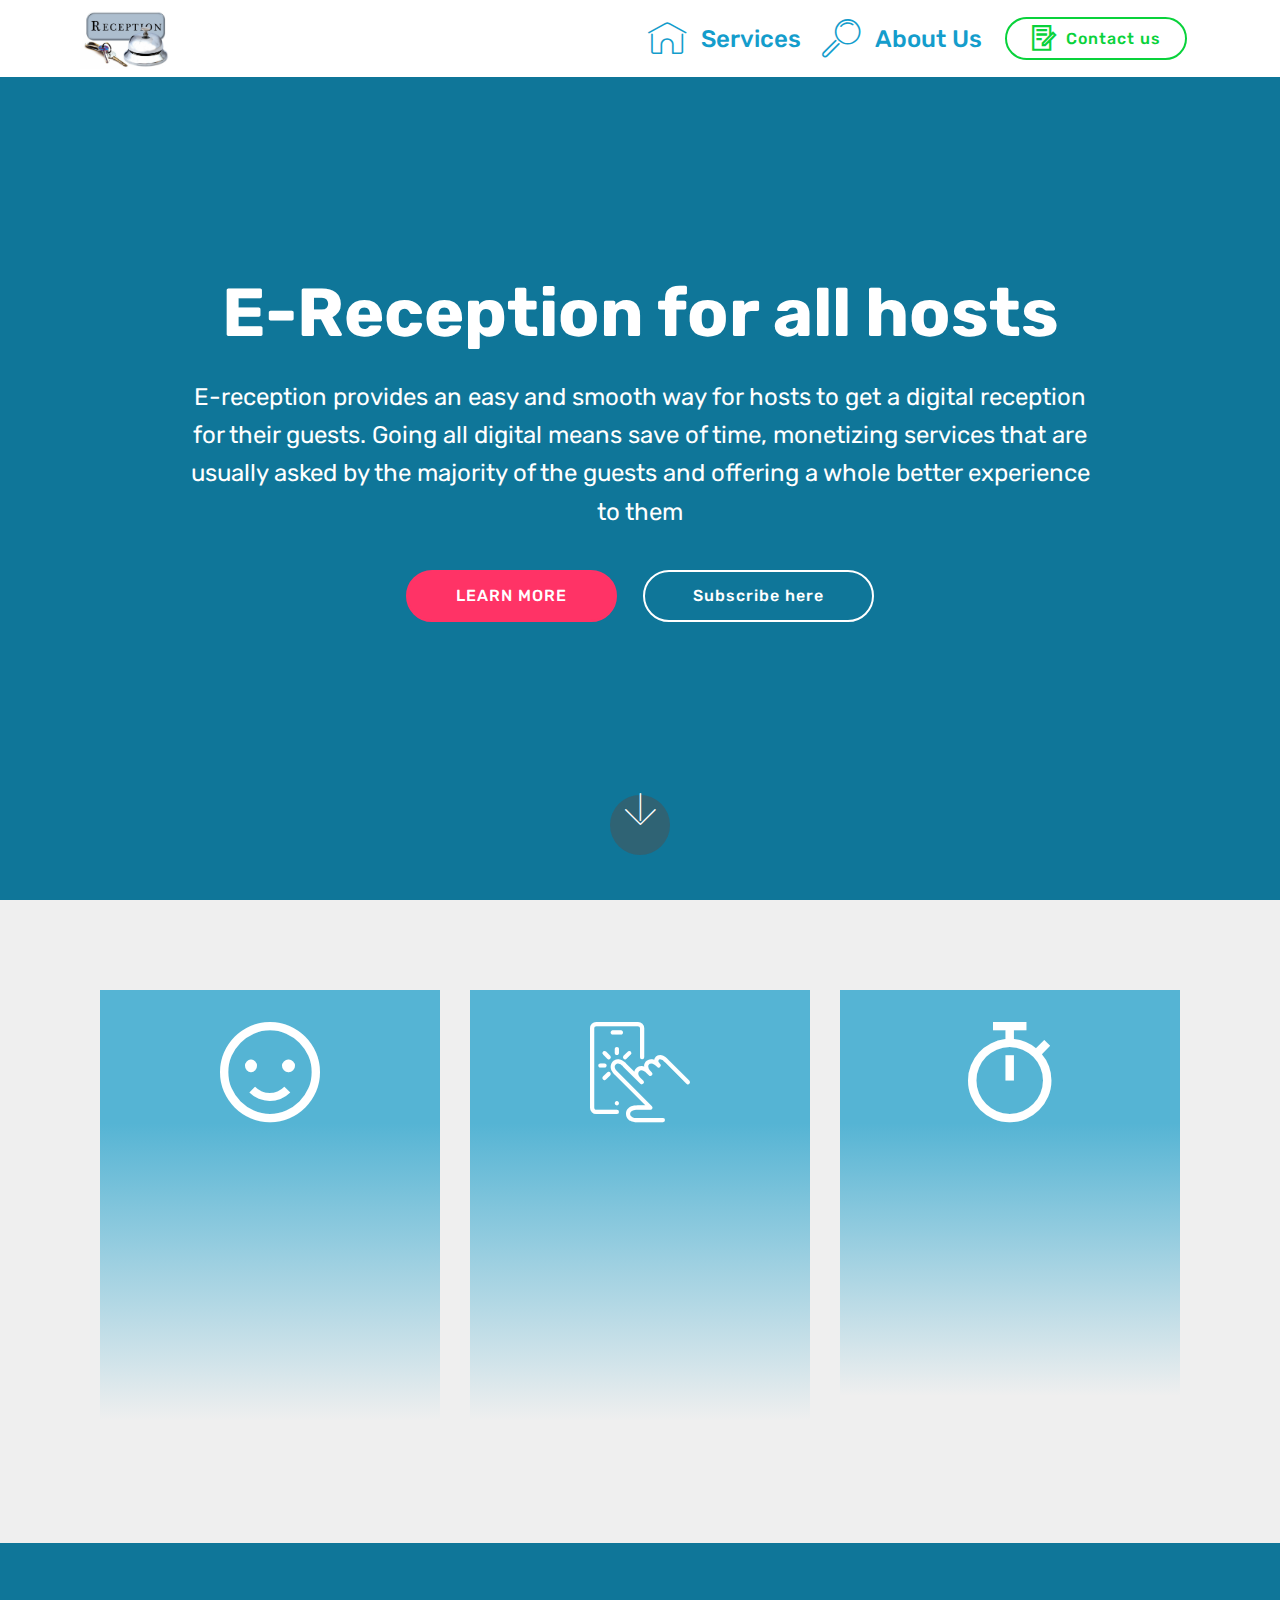
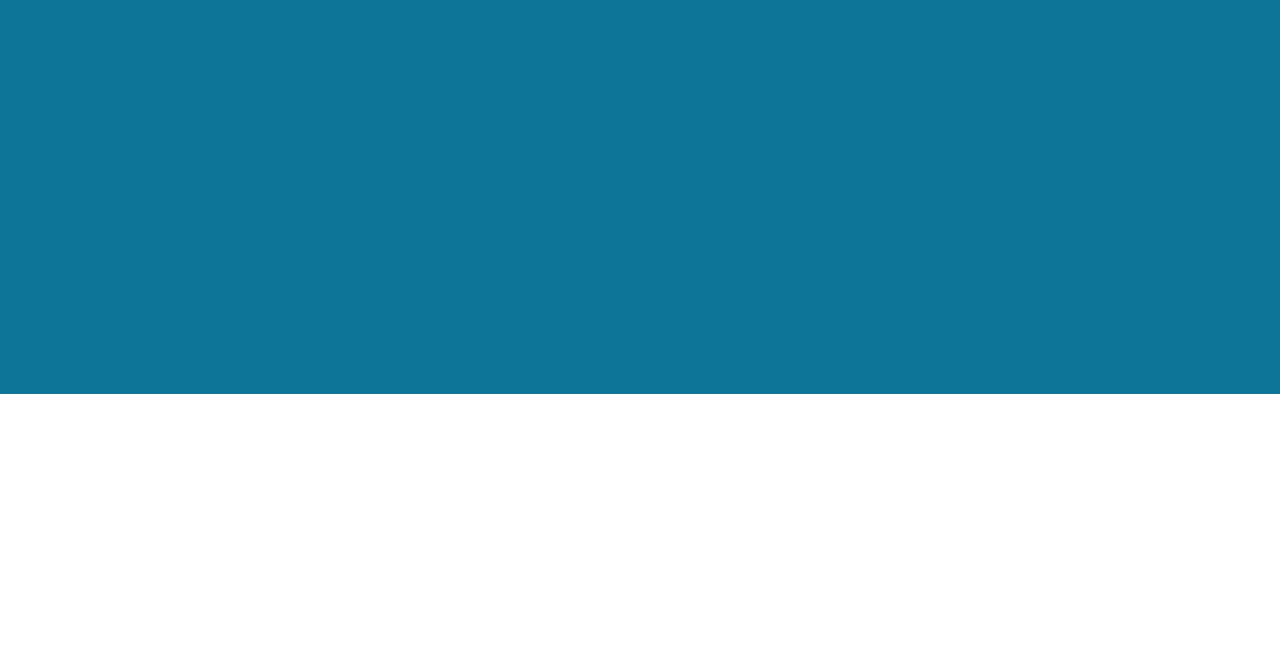
<file: index.html>
<!DOCTYPE html>
<html  >
<head>
  <!-- Site made with Mobirise Website Builder v4.12.4, https://mobirise.com -->
  <meta charset="UTF-8">
  <meta http-equiv="X-UA-Compatible" content="IE=edge">
  <meta name="generator" content="Mobirise v4.12.4, mobirise.com">
  <meta name="viewport" content="width=device-width, initial-scale=1, minimum-scale=1">
  <link rel="shortcut icon" href="assets/images/mbr-1920x1271.jpg" type="image/x-icon">
  <meta name="description" content="">
  
  
  <title>Home</title>
  <link rel="stylesheet" href="assets/web/assets/mobirise-icons/mobirise-icons.css">
  <link rel="stylesheet" href="assets/web/assets/mobirise-icons2/mobirise2.css">
  <link rel="stylesheet" href="assets/bootstrap/css/bootstrap.min.css">
  <link rel="stylesheet" href="assets/bootstrap/css/bootstrap-grid.min.css">
  <link rel="stylesheet" href="assets/bootstrap/css/bootstrap-reboot.min.css">
  <link rel="stylesheet" href="assets/dropdown/css/style.css">
  <link rel="stylesheet" href="assets/animatecss/animate.min.css">
  <link rel="stylesheet" href="assets/tether/tether.min.css">
  <link rel="stylesheet" href="assets/socicon/css/styles.css">
  <link rel="stylesheet" href="assets/theme/css/style.css">
  <link rel="preload" as="style" href="assets/mobirise/css/mbr-additional.css"><link rel="stylesheet" href="assets/mobirise/css/mbr-additional.css" type="text/css">
  
  
  
</head>
<body>

<!-- Analytics -->
<!-- Global site tag (gtag.js) - Google Analytics -->
<script async src="https://www.googletagmanager.com/gtag/js?id=UA-174181162-1"></script>
<script>
  window.dataLayer = window.dataLayer || [];
  function gtag(){dataLayer.push(arguments);}
  gtag('js', new Date());

  gtag('config', 'UA-174181162-1');
</script>

<!-- /Analytics -->


  <section class="menu cid-qTkzRZLJNu" once="menu" id="menu1-0">

    

    <nav class="navbar navbar-expand beta-menu navbar-dropdown align-items-center navbar-fixed-top navbar-toggleable-sm">
        <button class="navbar-toggler navbar-toggler-right" type="button" data-toggle="collapse" data-target="#navbarSupportedContent" aria-controls="navbarSupportedContent" aria-expanded="false" aria-label="Toggle navigation">
            <div class="hamburger">
                <span></span>
                <span></span>
                <span></span>
                <span></span>
            </div>
        </button>
        <div class="menu-logo">
            <div class="navbar-brand">
                <span class="navbar-logo">
                    
                         <a href="http://e-reception.ch"><img src="assets/images/mbr-1920x1271.jpg" alt="Mobirise" title="" style="height: 3.8rem;"></a>
                    
                </span>
                
            </div>
        </div>
        <div class="collapse navbar-collapse" id="navbarSupportedContent">
            <ul class="navbar-nav nav-dropdown" data-app-modern-menu="true"><li class="nav-item">
                    <a class="nav-link link text-primary display-5" href="index.html#header2-1" aria-expanded="true">
                        <span class="mbri-home mbr-iconfont mbr-iconfont-btn"></span>
                        Services
                    </a>
                </li><li class="nav-item">
                    <a class="nav-link link text-primary display-5" href="about-us.html#team1-c">
                        <span class="mbri-search mbr-iconfont mbr-iconfont-btn"></span>
                        About Us
                    </a>
                </li></ul>
            <div class="navbar-buttons mbr-section-btn"><a class="btn btn-sm btn-success-outline display-4" href="contact-us.html#form1-7"><span class="mobi-mbri mobi-mbri-contact-form mbr-iconfont mbr-iconfont-btn"></span>
                    
                    Contact us</a></div>
        </div>
    </nav>
</section>

<section class="engine"><a href="https://mobirise.info/y">html site templates</a></section><section class="cid-qTkA127IK8 mbr-fullscreen" id="header2-1">

    

    

    <div class="container align-center">
        <div class="row justify-content-md-center">
            <div class="mbr-white col-md-10">
                <h1 class="mbr-section-title mbr-bold pb-3 mbr-fonts-style display-1">E-Reception for all hosts</h1>
                
                <p class="mbr-text pb-3 mbr-fonts-style display-5">E-reception provides an easy and smooth way for hosts to get a digital reception for their guests. Going all digital means save of time, monetizing services that are usually asked by the majority of the guests and offering a whole better experience to them<br></p>
                <div class="mbr-section-btn"><a class="btn btn-md btn-secondary display-4" href="index.html#features8-h">LEARN MORE</a>
                    <a class="btn btn-md btn-white-outline display-4" href="index.html#form3-a">Subscribe here</a></div>
            </div>
        </div>
    </div>
    <div class="mbr-arrow hidden-sm-down" aria-hidden="true">
        <a href="#next">
            <i class="mbri-down mbr-iconfont"></i>
        </a>
    </div>
</section>

<section class="features8 cid-s635CaYlDi" id="features8-h">

    

    

    <div class="container">
        <div class="media-container-row">

            <div class="card  col-12 col-md-6 col-lg-4">
                <div class="card-img">
                    <span class="mbr-iconfont mobi-mbri-smile-face mobi-mbri"></span>
                </div>
                <div class="card-box align-center">
                    <h4 class="card-title mbr-fonts-style display-7">Provide outstanding experience</h4>
                    <p class="mbr-text mbr-fonts-style display-7">
                       Guests need to get the best possible experience, since this will reflect on their review. Organizing advices and offerings in one place is a catalyst</p>
                    <div class="mbr-section-btn text-center"><a href="contact-us.html#form1-7" class="btn btn-secondary display-4">
                            More
                        </a></div>
                </div>
            </div>

            <div class="card  col-12 col-md-6 col-lg-4">
                <div class="card-img">
                    <span class="mbri-touch mbr-iconfont"></span>
                </div>
                <div class="card-box align-center">
                    <h4 class="card-title mbr-fonts-style display-7">
                        Monetize extra services</h4>
                    <p class="mbr-text mbr-fonts-style display-7">We help hosts get more professional and apart from offering advices we enhance them to offer extra services that provide an additional income</p>
                    <div class="mbr-section-btn text-center"><a href="contact-us.html#form1-7" class="btn btn-secondary display-4">
                            More
                        </a></div>
                </div>
            </div>

            <div class="card  col-12 col-md-6 col-lg-4">
                <div class="card-img">
                    <span class="mbr-iconfont mobi-mbri-timer mobi-mbri"></span>
                </div>
                <div class="card-box align-center">
                    <h4 class="card-title mbr-fonts-style display-7">
                        Save time</h4>
                    <p class="mbr-text mbr-fonts-style display-7">
                       Avoid repeating time over time the same talks and the same advices to your guests.</p>
                    <div class="mbr-section-btn text-center"><a href="contact-us.html#form1-7" class="btn btn-secondary display-4">
                            More
                        </a></div>
                </div>
            </div>

            
        </div>
    </div>
</section>

<section class="mbr-section form3 cid-s62Z1Ym2SQ" id="form3-a">

    

    

    <div class="container">
        <div class="row justify-content-center">
            <div class="title col-12 col-lg-8">
                <h2 class="align-center pb-2 mbr-fonts-style display-2">
                    SUBSCRIBE HERE&nbsp;</h2>
                <h3 class="mbr-section-subtitle align-center pb-5 mbr-light mbr-fonts-style display-5">
                    Subscribe now to get into our mail list to receive updates on your e-reception.</h3>
            </div>
        </div>

        <div class="row py-2 justify-content-center">
            <div class="col-12 col-lg-6  col-md-8 " data-form-type="formoid">
                <!---Formbuilder Form--->
                <form action="https://mobirise.com/" method="POST" class="mbr-form form-with-styler" data-form-title="Mobirise Form"><input type="hidden" name="email" data-form-email="true" value="L2Jh9bGR2rNn6sHW6P8TZttkLQCaMeEN4XYlJS4qVShGFpuKxwszd590qYsRD5wsqRNQ/s7HaP/jOcdlUtzK7KKLVv8V+6aJ3Mfld5iE/PE6YQbxL7ccqvzLNQszOH5y">
                    <div class="row">
                        <div hidden="hidden" data-form-alert="" class="alert alert-success col-12">Thanks for filling out the form!</div>
                        <div hidden="hidden" data-form-alert-danger="" class="alert alert-danger col-12">
                        </div>
                    </div>
                    <div class="dragArea row">
                        <div class="form-group col" data-for="email">
                            <input type="email" name="email" placeholder="Email" data-form-field="Email" required="required" class="form-control display-7" id="email-form3-a">
                        </div>
                        <div class="col-auto input-group-btn"><button type="submit" class="btn  btn-success display-4">SUBSCRIBE</button></div>
                    </div>
                </form><!---Formbuilder Form--->
            </div>
        </div>
    </div>
</section>

<section class="cid-s634DXt2gN mbr-reveal" id="footer1-g">

    

    

    <div class="container">
        <div class="media-container-row content text-white">
            <div class="col-12 col-md-3">
                <div class="media-wrap">
                    <a href="http://e-reception.ch">
                        <img src="assets/images/mbr-1920x1271.jpg" alt="Mobirise" title="">
                    </a>
                </div>
            </div>
            <div class="col-12 col-md-3 mbr-fonts-style display-7">
                <h5 class="pb-3">
                    Address
                </h5>
                <p class="mbr-text">Hohlstrasse 500,<br>Zurich, 8048, <br>Switzerland <br></p>
            </div>
            <div class="col-12 col-md-3 mbr-fonts-style display-7">
                <h5 class="pb-3">
                    Contact Details</h5>
                <p class="mbr-text"></p><p>
                    Email: paschalis.dimitriou@gmail.com<br>Phone: +41 798916735 &nbsp; &nbsp; &nbsp; &nbsp; &nbsp;&nbsp;<br><br></p><p></p>
            </div>
            <div class="col-12 col-md-3 mbr-fonts-style display-7">
                <h5 class="pb-3">Working Hours</h5>
                <p class="mbr-text">Mon-Fri: 09:00-18:00<br>Sat: 09:00-13:00</p>
            </div>
        </div>
        <div class="footer-lower">
            <div class="media-container-row">
                <div class="col-sm-12">
                    <hr>
                </div>
            </div>
            <div class="media-container-row mbr-white">
                <div class="col-sm-6 copyright">
                    <p class="mbr-text mbr-fonts-style display-7">
                        © Copyright 2020 E-reception - All Rights Reserved
                    </p>
                </div>
                <div class="col-md-6">
                    
                </div>
            </div>
        </div>
    </div>
</section>


  <script src="assets/web/assets/jquery/jquery.min.js"></script>
  <script src="assets/popper/popper.min.js"></script>
  <script src="assets/bootstrap/js/bootstrap.min.js"></script>
  <script src="assets/smoothscroll/smooth-scroll.js"></script>
  <script src="assets/dropdown/js/nav-dropdown.js"></script>
  <script src="assets/dropdown/js/navbar-dropdown.js"></script>
  <script src="assets/touchswipe/jquery.touch-swipe.min.js"></script>
  <script src="assets/viewportchecker/jquery.viewportchecker.js"></script>
  <script src="assets/tether/tether.min.js"></script>
  <script src="assets/theme/js/script.js"></script>
  <script src="assets/formoid/formoid.min.js"></script>
  
  
 <div id="scrollToTop" class="scrollToTop mbr-arrow-up"><a style="text-align: center;"><i class="mbr-arrow-up-icon mbr-arrow-up-icon-cm cm-icon cm-icon-smallarrow-up"></i></a></div>
    <input name="animation" type="hidden">
  </body>
</html>
</file>
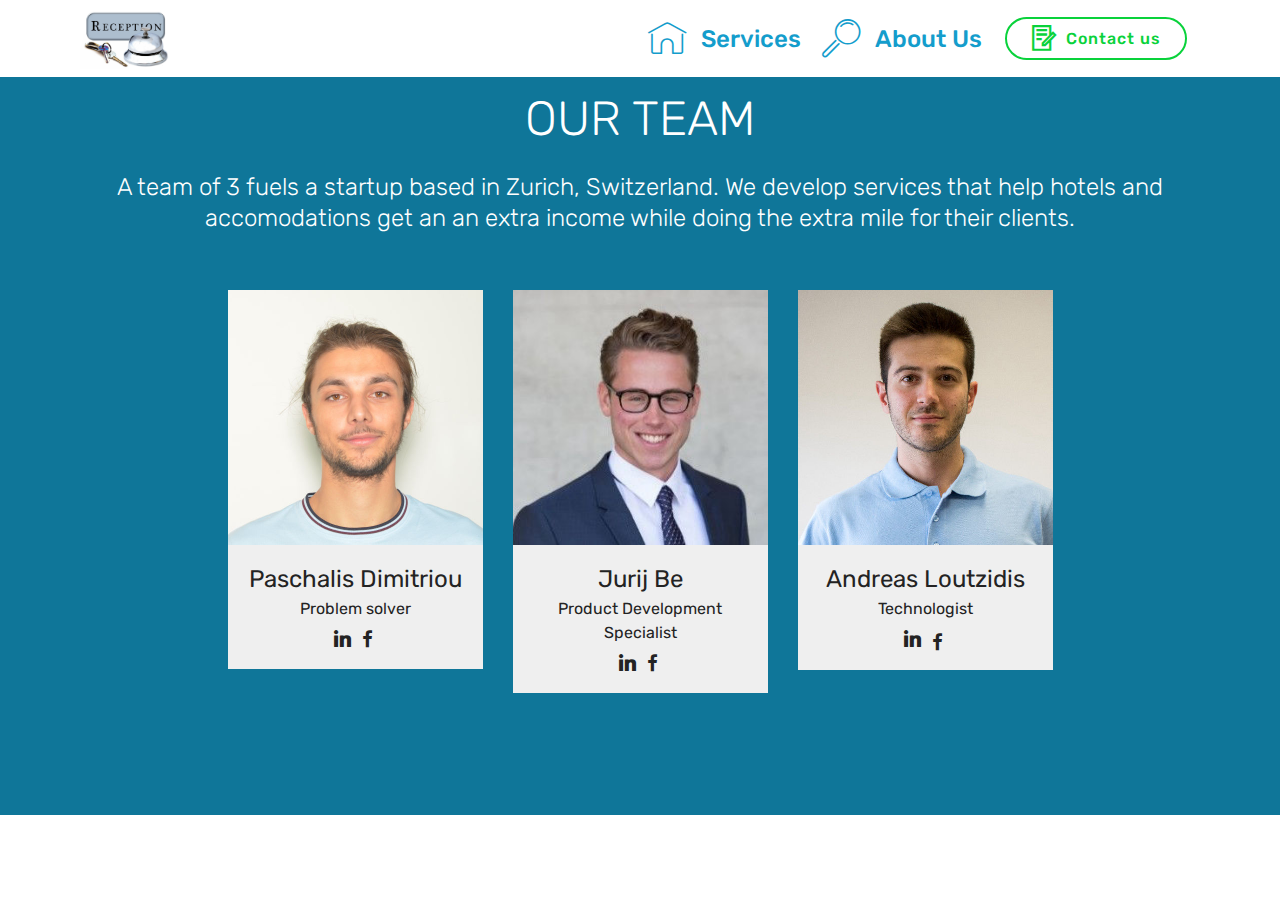
<file: about-us.html>
<!DOCTYPE html>
<html  >
<head>
  <!-- Site made with Mobirise Website Builder v4.12.4, https://mobirise.com -->
  <meta charset="UTF-8">
  <meta http-equiv="X-UA-Compatible" content="IE=edge">
  <meta name="generator" content="Mobirise v4.12.4, mobirise.com">
  <meta name="viewport" content="width=device-width, initial-scale=1, minimum-scale=1">
  <link rel="shortcut icon" href="assets/images/mbr-1920x1271.jpg" type="image/x-icon">
  <meta name="description" content="About us information">
  
  
  <title>About us</title>
  <link rel="stylesheet" href="assets/web/assets/mobirise-icons2/mobirise2.css">
  <link rel="stylesheet" href="assets/web/assets/mobirise-icons/mobirise-icons.css">
  <link rel="stylesheet" href="assets/bootstrap/css/bootstrap.min.css">
  <link rel="stylesheet" href="assets/bootstrap/css/bootstrap-grid.min.css">
  <link rel="stylesheet" href="assets/bootstrap/css/bootstrap-reboot.min.css">
  <link rel="stylesheet" href="assets/tether/tether.min.css">
  <link rel="stylesheet" href="assets/animatecss/animate.min.css">
  <link rel="stylesheet" href="assets/socicon/css/styles.css">
  <link rel="stylesheet" href="assets/dropdown/css/style.css">
  <link rel="stylesheet" href="assets/theme/css/style.css">
  <link rel="preload" as="style" href="assets/mobirise/css/mbr-additional.css"><link rel="stylesheet" href="assets/mobirise/css/mbr-additional.css" type="text/css">
  
  
  
</head>
<body>

<!-- Analytics -->
<!-- Global site tag (gtag.js) - Google Analytics -->
<script async src="https://www.googletagmanager.com/gtag/js?id=UA-174181162-1"></script>
<script>
  window.dataLayer = window.dataLayer || [];
  function gtag(){dataLayer.push(arguments);}
  gtag('js', new Date());

  gtag('config', 'UA-174181162-1');
</script>

<!-- /Analytics -->


  <section class="menu cid-s5Rcp1q54s" once="menu" id="menu1-4">

    

    <nav class="navbar navbar-expand beta-menu navbar-dropdown align-items-center navbar-fixed-top navbar-toggleable-sm">
        <button class="navbar-toggler navbar-toggler-right" type="button" data-toggle="collapse" data-target="#navbarSupportedContent" aria-controls="navbarSupportedContent" aria-expanded="false" aria-label="Toggle navigation">
            <div class="hamburger">
                <span></span>
                <span></span>
                <span></span>
                <span></span>
            </div>
        </button>
        <div class="menu-logo">
            <div class="navbar-brand">
                <span class="navbar-logo">
                    
                         <a href="http://e-reception.ch"><img src="assets/images/mbr-1920x1271.jpg" alt="Mobirise" title="" style="height: 3.8rem;"></a>
                    
                </span>
                
            </div>
        </div>
        <div class="collapse navbar-collapse" id="navbarSupportedContent">
            <ul class="navbar-nav nav-dropdown" data-app-modern-menu="true"><li class="nav-item">
                    <a class="nav-link link text-primary display-5" href="index.html#header2-1" aria-expanded="true">
                        <span class="mbri-home mbr-iconfont mbr-iconfont-btn"></span>
                        Services
                    </a>
                </li><li class="nav-item">
                    <a class="nav-link link text-primary display-5" href="about-us.html#team1-c">
                        <span class="mbri-search mbr-iconfont mbr-iconfont-btn"></span>
                        About Us
                    </a>
                </li></ul>
            <div class="navbar-buttons mbr-section-btn"><a class="btn btn-sm btn-success-outline display-4" href="contact-us.html#form1-7"><span class="mobi-mbri mobi-mbri-contact-form mbr-iconfont mbr-iconfont-btn"></span>
                    
                    Contact us</a></div>
        </div>
    </nav>
</section>

<section class="engine"><a href="https://mobirise.info/g">build a website</a></section><section class="team1 cid-s630hOIE98" id="team1-c">
    
    
    
    <div class="container align-center">
        <h2 class="pb-3 mbr-fonts-style mbr-section-title display-2">
            OUR TEAM
        </h2>
        <h3 class="pb-5 mbr-section-subtitle mbr-fonts-style mbr-light display-5">A team of 3 fuels a startup based in Zurich, Switzerland. We develop services that help hotels and accomodations get an an extra income while doing the extra mile for their clients.</h3>
        <div class="row media-row">
            
        <div class="team-item col-lg-3 col-md-6">
                <div class="item-image">
                    <img src="assets/images/04092018-ks-employee-photograph-p.-dimitriou-510x510.jpg" alt="" title="">
                </div>
                <div class="item-caption py-3">
                    <div class="item-name px-2">
                        <p class="mbr-fonts-style display-5">
                           Paschalis Dimitriou</p>
                    </div>
                    <div class="item-role px-2">
                        <p>Problem solver<br></p>
                    </div>
                    <div class="item-social pt-2">
                        <a href="https://www.linkedin.com/in/paschalis-dimitriou-57786a61/" target="_blank">
                            <span class="p-1 mbr-iconfont mbr-iconfont-social socicon-linkedin socicon"></span>
                        </a>
                        <a href="https://www.facebook.com/pasxalis.dimitriou.3/" target="_blank">
                            <span class="p-1 mbr-iconfont mbr-iconfont-social socicon-facebook socicon"></span>
                        </a>
                        <a href="https://plus.google.com/u/0/+Mobirise" target="_blank">
                            
                        </a>
                        <a href="https://www.linkedin.com/in/mobirise" target="_blank">
                            
                        </a>
                        <a href="https://www.instagram.com/mobirise/" target="_blank">
                            
                        </a>
                        <a href="https://www.youtube.com/channel/UCt_tncVAetpK5JeM8L-8jyw" target="_blank">    
                            
                        </a>
                    </div>
                </div>
            </div><div class="team-item col-lg-3 col-md-6">
                <div class="item-image">
                    <img src="assets/images/jurij-293x293.jpg" alt="" title="">
                </div>
                <div class="item-caption py-3">
                    <div class="item-name px-2">
                        <p class="mbr-fonts-style display-5">
                           Jurij Be</p>
                    </div>
                    <div class="item-role px-2">
                        <p>Product Development Specialist</p>
                    </div>
                    <div class="item-social pt-2">
                        <a href="https://www.linkedin.com/in/jurij-besednjak/" target="_blank">
                            <span class="p-1 mbr-iconfont mbr-iconfont-social socicon-linkedin socicon"></span>
                        </a>
                        <a href="https://www.facebook.com/profile.php?id=100012224358154" target="_blank">
                            <span class="p-1 mbr-iconfont mbr-iconfont-social socicon-facebook socicon"></span>
                        </a>
                        <a href="https://plus.google.com/u/0/+Mobirise" target="_blank">
                            
                        </a>
                        <a href="https://www.linkedin.com/in/mobirise" target="_blank">
                            
                        </a>
                        <a href="https://www.instagram.com/mobirise/" target="_blank">
                            
                        </a>
                        <a href="https://www.youtube.com/channel/UCt_tncVAetpK5JeM8L-8jyw" target="_blank">    
                            
                        </a>
                    </div>
                </div>
            </div><div class="team-item col-lg-3 col-md-6">
                <div class="item-image">
                    <img src="assets/images/andreas-500x500.jpg" alt="" title="">
                </div>
                <div class="item-caption py-3">
                    <div class="item-name px-2">
                        <p class="mbr-fonts-style display-5">
                           Andreas Loutzidis</p>
                    </div>
                    <div class="item-role px-2">
                        <p>Technologist</p>
                    </div>
                    <div class="item-social pt-2">
                        <a href="https://www.linkedin.com/in/andreasloutzidis/" target="_blank">
                            <span class="p-1 mbr-iconfont mbr-iconfont-social socicon-linkedin socicon"></span>
                        </a>
                        
                            <span class="p-1 mbr-iconfont mbr-iconfont-social socicon-facebook socicon"></span>
                        
                        <a href="https://plus.google.com/u/0/+Mobirise" target="_blank">
                            
                        </a>
                        <a href="https://www.linkedin.com/in/mobirise" target="_blank">
                            
                        </a>
                        <a href="https://www.instagram.com/mobirise/" target="_blank">
                            
                        </a>
                        <a href="https://www.youtube.com/channel/UCt_tncVAetpK5JeM8L-8jyw" target="_blank">    
                            
                        </a>
                    </div>
                </div>
            </div></div>    
    </div>
</section>

<section class="cid-s82nZ9b7uT mbr-reveal" id="footer1-s">

    

    

    <div class="container">
        <div class="media-container-row content text-white">
            <div class="col-12 col-md-3">
                <div class="media-wrap">
                    <a href="http://e-reception.ch">
                        <img src="assets/images/mbr-1920x1271.jpg" alt="Mobirise" title="">
                    </a>
                </div>
            </div>
            <div class="col-12 col-md-3 mbr-fonts-style display-7">
                <h5 class="pb-3">
                    Address
                </h5>
                <p class="mbr-text">Hohlstrasse 500,<br>Zurich, 8048, <br>Switzerland <br></p>
            </div>
            <div class="col-12 col-md-3 mbr-fonts-style display-7">
                <h5 class="pb-3">
                    Contact Details</h5>
                <p class="mbr-text"></p><p>
                    Email: paschalis.dimitriou@gmail.com<br>Phone: +41 798916735 &nbsp; &nbsp; &nbsp; &nbsp; &nbsp;&nbsp;<br><br></p><p></p>
            </div>
            <div class="col-12 col-md-3 mbr-fonts-style display-7">
                <h5 class="pb-3">Working Hours</h5>
                <p class="mbr-text">Mon-Fri: 09:00-18:00<br>Sat: 09:00-13:00</p>
            </div>
        </div>
        <div class="footer-lower">
            <div class="media-container-row">
                <div class="col-sm-12">
                    <hr>
                </div>
            </div>
            <div class="media-container-row mbr-white">
                <div class="col-sm-6 copyright">
                    <p class="mbr-text mbr-fonts-style display-7">
                        © Copyright 2020 E-reception - All Rights Reserved
                    </p>
                </div>
                <div class="col-md-6">
                    
                </div>
            </div>
        </div>
    </div>
</section>


  <script src="assets/web/assets/jquery/jquery.min.js"></script>
  <script src="assets/popper/popper.min.js"></script>
  <script src="assets/bootstrap/js/bootstrap.min.js"></script>
  <script src="assets/smoothscroll/smooth-scroll.js"></script>
  <script src="assets/tether/tether.min.js"></script>
  <script src="assets/touchswipe/jquery.touch-swipe.min.js"></script>
  <script src="assets/viewportchecker/jquery.viewportchecker.js"></script>
  <script src="assets/dropdown/js/nav-dropdown.js"></script>
  <script src="assets/dropdown/js/navbar-dropdown.js"></script>
  <script src="assets/theme/js/script.js"></script>
  
  
 <div id="scrollToTop" class="scrollToTop mbr-arrow-up"><a style="text-align: center;"><i class="mbr-arrow-up-icon mbr-arrow-up-icon-cm cm-icon cm-icon-smallarrow-up"></i></a></div>
    <input name="animation" type="hidden">
  </body>
</html>
</file>
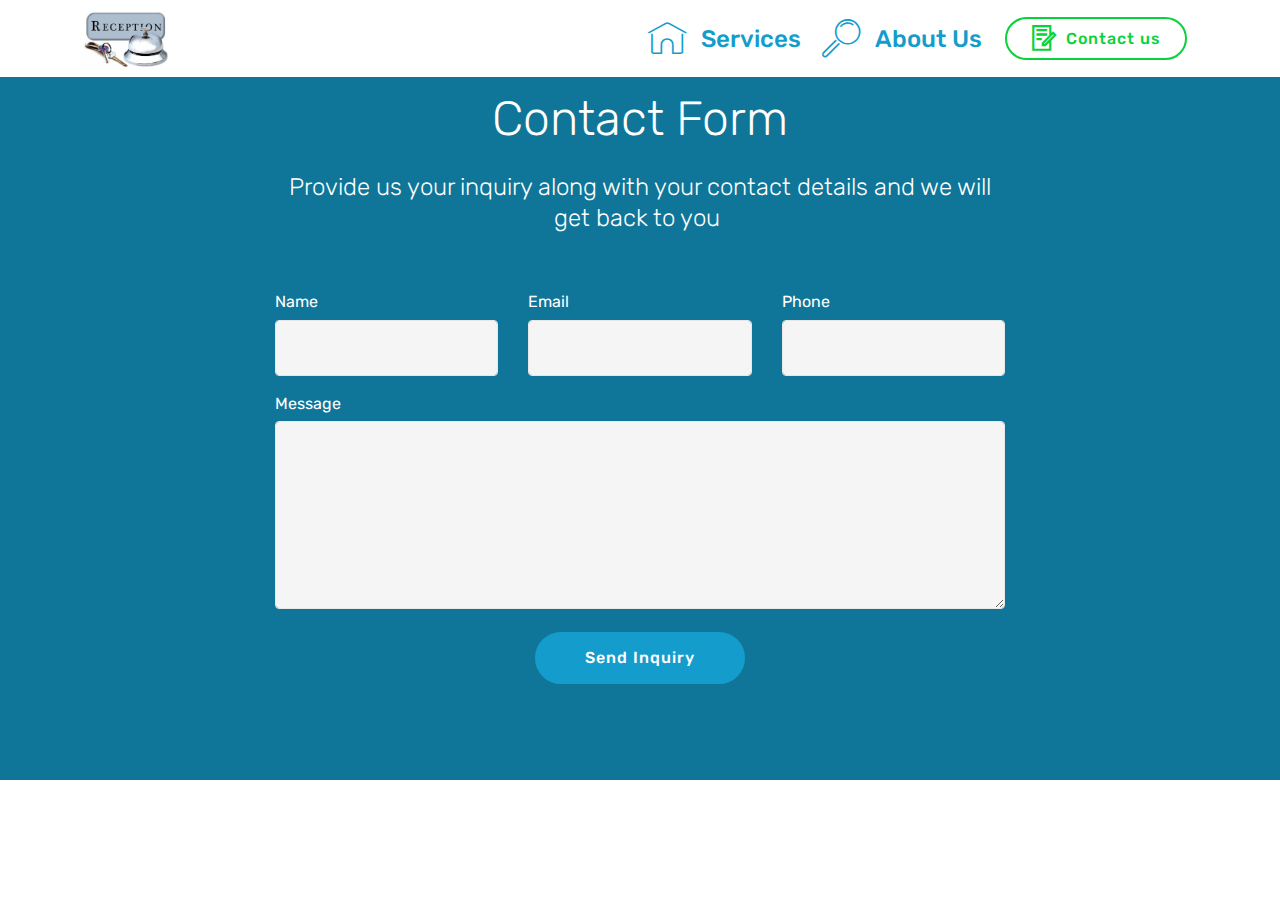
<file: contact-us.html>
<!DOCTYPE html>
<html  >
<head>
  <!-- Site made with Mobirise Website Builder v4.12.4, https://mobirise.com -->
  <meta charset="UTF-8">
  <meta http-equiv="X-UA-Compatible" content="IE=edge">
  <meta name="generator" content="Mobirise v4.12.4, mobirise.com">
  <meta name="viewport" content="width=device-width, initial-scale=1, minimum-scale=1">
  <link rel="shortcut icon" href="assets/images/mbr-1920x1271.jpg" type="image/x-icon">
  <meta name="description" content="Contact us form">
  
  
  <title>Contact us</title>
  <link rel="stylesheet" href="assets/web/assets/mobirise-icons/mobirise-icons.css">
  <link rel="stylesheet" href="assets/web/assets/mobirise-icons2/mobirise2.css">
  <link rel="stylesheet" href="assets/bootstrap/css/bootstrap.min.css">
  <link rel="stylesheet" href="assets/bootstrap/css/bootstrap-grid.min.css">
  <link rel="stylesheet" href="assets/bootstrap/css/bootstrap-reboot.min.css">
  <link rel="stylesheet" href="assets/dropdown/css/style.css">
  <link rel="stylesheet" href="assets/animatecss/animate.min.css">
  <link rel="stylesheet" href="assets/tether/tether.min.css">
  <link rel="stylesheet" href="assets/socicon/css/styles.css">
  <link rel="stylesheet" href="assets/theme/css/style.css">
  <link rel="preload" as="style" href="assets/mobirise/css/mbr-additional.css"><link rel="stylesheet" href="assets/mobirise/css/mbr-additional.css" type="text/css">
  
  
  
</head>
<body>

<!-- Analytics -->
<!-- Global site tag (gtag.js) - Google Analytics -->
<script async src="https://www.googletagmanager.com/gtag/js?id=UA-174181162-1"></script>
<script>
  window.dataLayer = window.dataLayer || [];
  function gtag(){dataLayer.push(arguments);}
  gtag('js', new Date());

  gtag('config', 'UA-174181162-1');
</script>

<!-- /Analytics -->


  <section class="menu cid-s5Rcr8Usoc" once="menu" id="menu1-5">

    

    <nav class="navbar navbar-expand beta-menu navbar-dropdown align-items-center navbar-fixed-top navbar-toggleable-sm">
        <button class="navbar-toggler navbar-toggler-right" type="button" data-toggle="collapse" data-target="#navbarSupportedContent" aria-controls="navbarSupportedContent" aria-expanded="false" aria-label="Toggle navigation">
            <div class="hamburger">
                <span></span>
                <span></span>
                <span></span>
                <span></span>
            </div>
        </button>
        <div class="menu-logo">
            <div class="navbar-brand">
                <span class="navbar-logo">
                    
                         <a href="http://e-reception.ch"><img src="assets/images/mbr-1920x1271.jpg" alt="Mobirise" title="" style="height: 3.8rem;"></a>
                    
                </span>
                
            </div>
        </div>
        <div class="collapse navbar-collapse" id="navbarSupportedContent">
            <ul class="navbar-nav nav-dropdown" data-app-modern-menu="true"><li class="nav-item">
                    <a class="nav-link link text-primary display-5" href="index.html#header2-1" aria-expanded="true">
                        <span class="mbri-home mbr-iconfont mbr-iconfont-btn"></span>
                        Services
                    </a>
                </li><li class="nav-item">
                    <a class="nav-link link text-primary display-5" href="about-us.html#team1-c">
                        <span class="mbri-search mbr-iconfont mbr-iconfont-btn"></span>
                        About Us
                    </a>
                </li></ul>
            <div class="navbar-buttons mbr-section-btn"><a class="btn btn-sm btn-success-outline display-4" href="contact-us.html#form1-7"><span class="mobi-mbri mobi-mbri-contact-form mbr-iconfont mbr-iconfont-btn"></span>
                    
                    Contact us</a></div>
        </div>
    </nav>
</section>

<section class="engine"><a href="https://mobirise.info/p">site templates free download</a></section><section class="mbr-section form1 cid-s62YakFTUg" id="form1-7">

    

    
    <div class="container">
        <div class="row justify-content-center">
            <div class="title col-12 col-lg-8">
                <h2 class="mbr-section-title align-center pb-3 mbr-fonts-style display-2">
                    Contact Form</h2>
                <h3 class="mbr-section-subtitle align-center mbr-light pb-3 mbr-fonts-style display-5">
                    Provide us your inquiry along with your contact details and we will get back to you&nbsp;</h3>
            </div>
        </div>
    </div>
    <div class="container">
        <div class="row justify-content-center">
            <div class="media-container-column col-lg-8" data-form-type="formoid">
                <!---Formbuilder Form--->
                <form action="https://mobirise.com/" method="POST" class="mbr-form form-with-styler" data-form-title="Mobirise Form"><input type="hidden" name="email" data-form-email="true" value="3YTMN1kBAgAHa/8U8eM6rcocjYkTBdQneuxMfXD/RZCN7hBwx7cnKSnqFTXnsnGwrJO0veGaLJQJwJC6xCr+6rbgZWamYCwsLMFuxkH3NKHf8YVD/f1tzwUF2urna4eC">
                    <div class="row">
                        <div hidden="hidden" data-form-alert="" class="alert alert-success col-12">Thanks for filling out the form!</div>
                        <div hidden="hidden" data-form-alert-danger="" class="alert alert-danger col-12">
                        </div>
                    </div>
                    <div class="dragArea row">
                        <div class="col-md-4  form-group" data-for="name">
                            <label for="name-form1-7" class="form-control-label mbr-fonts-style display-7">Name</label>
                            <input type="text" name="name" data-form-field="Name" required="required" class="form-control display-7" id="name-form1-7">
                        </div>
                        <div class="col-md-4  form-group" data-for="email">
                            <label for="email-form1-7" class="form-control-label mbr-fonts-style display-7">Email</label>
                            <input type="email" name="email" data-form-field="Email" required="required" class="form-control display-7" id="email-form1-7">
                        </div>
                        <div data-for="phone" class="col-md-4  form-group">
                            <label for="phone-form1-7" class="form-control-label mbr-fonts-style display-7">Phone</label>
                            <input type="tel" name="phone" data-form-field="Phone" class="form-control display-7" id="phone-form1-7">
                        </div>
                        <div data-for="message" class="col-md-12 form-group">
                            <label for="message-form1-7" class="form-control-label mbr-fonts-style display-7">Message</label>
                            <textarea name="message" data-form-field="Message" class="form-control display-7" id="message-form1-7"></textarea>
                        </div>
                        <div class="col-md-12 input-group-btn align-center"><button type="submit" class="btn btn-primary btn-form display-4">Send Inquiry</button></div>
                    </div>
                </form><!---Formbuilder Form--->
            </div>
        </div>
    </div>
</section>

<section class="cid-s82nFIMagl mbr-reveal" id="footer1-r">

    

    

    <div class="container">
        <div class="media-container-row content text-white">
            <div class="col-12 col-md-3">
                <div class="media-wrap">
                    <a href="http://e-reception.ch">
                        <img src="assets/images/mbr-1920x1271.jpg" alt="Mobirise" title="">
                    </a>
                </div>
            </div>
            <div class="col-12 col-md-3 mbr-fonts-style display-7">
                <h5 class="pb-3">
                    Address
                </h5>
                <p class="mbr-text">Hohlstrasse 500,<br>Zurich, 8048, <br>Switzerland <br></p>
            </div>
            <div class="col-12 col-md-3 mbr-fonts-style display-7">
                <h5 class="pb-3">
                    Contact Details</h5>
                <p class="mbr-text"></p><p>
                    Email: paschalis.dimitriou@gmail.com<br>Phone: +41 798916735 &nbsp; &nbsp; &nbsp; &nbsp; &nbsp;&nbsp;<br><br></p><p></p>
            </div>
            <div class="col-12 col-md-3 mbr-fonts-style display-7">
                <h5 class="pb-3">Working Hours</h5>
                <p class="mbr-text">Mon-Fri: 09:00-18:00<br>Sat: 09:00-13:00</p>
            </div>
        </div>
        <div class="footer-lower">
            <div class="media-container-row">
                <div class="col-sm-12">
                    <hr>
                </div>
            </div>
            <div class="media-container-row mbr-white">
                <div class="col-sm-6 copyright">
                    <p class="mbr-text mbr-fonts-style display-7">
                        © Copyright 2020 E-reception - All Rights Reserved
                    </p>
                </div>
                <div class="col-md-6">
                    
                </div>
            </div>
        </div>
    </div>
</section>


  <script src="assets/web/assets/jquery/jquery.min.js"></script>
  <script src="assets/popper/popper.min.js"></script>
  <script src="assets/bootstrap/js/bootstrap.min.js"></script>
  <script src="assets/smoothscroll/smooth-scroll.js"></script>
  <script src="assets/dropdown/js/nav-dropdown.js"></script>
  <script src="assets/dropdown/js/navbar-dropdown.js"></script>
  <script src="assets/touchswipe/jquery.touch-swipe.min.js"></script>
  <script src="assets/viewportchecker/jquery.viewportchecker.js"></script>
  <script src="assets/tether/tether.min.js"></script>
  <script src="assets/theme/js/script.js"></script>
  <script src="assets/formoid/formoid.min.js"></script>
  
  
 <div id="scrollToTop" class="scrollToTop mbr-arrow-up"><a style="text-align: center;"><i class="mbr-arrow-up-icon mbr-arrow-up-icon-cm cm-icon cm-icon-smallarrow-up"></i></a></div>
    <input name="animation" type="hidden">
  </body>
</html>
</file>
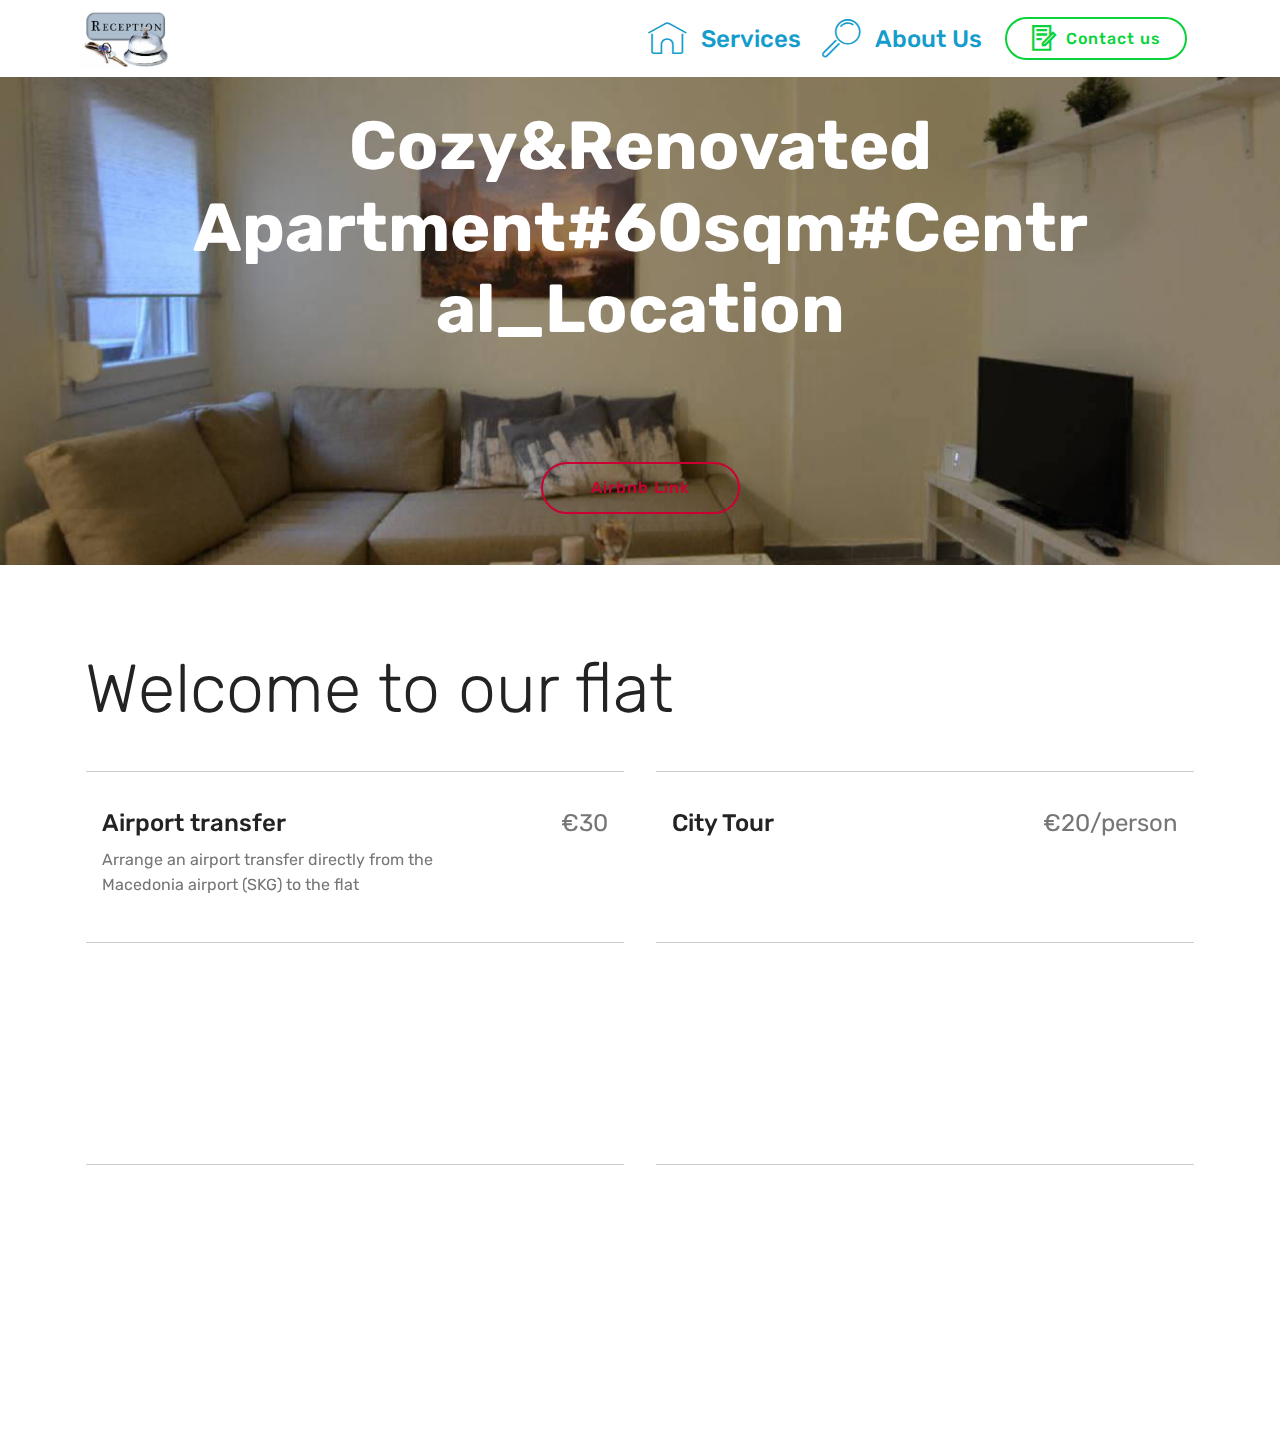
<file: paschalis-apartment-skg.html>
<!DOCTYPE html>
<html  >
<head>
  <!-- Site made with Mobirise Website Builder v4.12.4, https://mobirise.com -->
  <meta charset="UTF-8">
  <meta http-equiv="X-UA-Compatible" content="IE=edge">
  <meta name="generator" content="Mobirise v4.12.4, mobirise.com">
  <meta name="viewport" content="width=device-width, initial-scale=1, minimum-scale=1">
  <link rel="shortcut icon" href="assets/images/mbr-1920x1271.jpg" type="image/x-icon">
  <meta name="description" content="Website Creator Description">
  
  
  <title>Paschalis-Apartment-SKG</title>
  <link rel="stylesheet" href="assets/web/assets/mobirise-icons2/mobirise2.css">
  <link rel="stylesheet" href="assets/web/assets/mobirise-icons/mobirise-icons.css">
  <link rel="stylesheet" href="assets/bootstrap/css/bootstrap.min.css">
  <link rel="stylesheet" href="assets/bootstrap/css/bootstrap-grid.min.css">
  <link rel="stylesheet" href="assets/bootstrap/css/bootstrap-reboot.min.css">
  <link rel="stylesheet" href="assets/animatecss/animate.min.css">
  <link rel="stylesheet" href="assets/dropdown/css/style.css">
  <link rel="stylesheet" href="assets/tether/tether.min.css">
  <link rel="stylesheet" href="assets/theme/css/style.css">
  <link rel="preload" as="style" href="assets/mobirise/css/mbr-additional.css"><link rel="stylesheet" href="assets/mobirise/css/mbr-additional.css" type="text/css">
  
  
  
</head>
<body>

<!-- Analytics -->
<!-- Global site tag (gtag.js) - Google Analytics -->
<script async src="https://www.googletagmanager.com/gtag/js?id=UA-174181162-1"></script>
<script>
  window.dataLayer = window.dataLayer || [];
  function gtag(){dataLayer.push(arguments);}
  gtag('js', new Date());

  gtag('config', 'UA-174181162-1');
</script>

<!-- /Analytics -->


  <section class="menu cid-qTkzRZLJNu" once="menu" id="menu1-3">

    

    <nav class="navbar navbar-expand beta-menu navbar-dropdown align-items-center navbar-fixed-top navbar-toggleable-sm">
        <button class="navbar-toggler navbar-toggler-right" type="button" data-toggle="collapse" data-target="#navbarSupportedContent" aria-controls="navbarSupportedContent" aria-expanded="false" aria-label="Toggle navigation">
            <div class="hamburger">
                <span></span>
                <span></span>
                <span></span>
                <span></span>
            </div>
        </button>
        <div class="menu-logo">
            <div class="navbar-brand">
                <span class="navbar-logo">
                    
                         <a href="http://e-reception.ch"><img src="assets/images/mbr-1920x1271.jpg" alt="Mobirise" title="" style="height: 3.8rem;"></a>
                    
                </span>
                
            </div>
        </div>
        <div class="collapse navbar-collapse" id="navbarSupportedContent">
            <ul class="navbar-nav nav-dropdown" data-app-modern-menu="true"><li class="nav-item">
                    <a class="nav-link link text-primary display-5" href="index.html#header2-1" aria-expanded="true">
                        <span class="mbri-home mbr-iconfont mbr-iconfont-btn"></span>
                        Services
                    </a>
                </li><li class="nav-item">
                    <a class="nav-link link text-primary display-5" href="about-us.html#team1-c">
                        <span class="mbri-search mbr-iconfont mbr-iconfont-btn"></span>
                        About Us
                    </a>
                </li></ul>
            <div class="navbar-buttons mbr-section-btn"><a class="btn btn-sm btn-success-outline display-4" href="contact-us.html#form1-7"><span class="mobi-mbri mobi-mbri-contact-form mbr-iconfont mbr-iconfont-btn"></span>
                    
                    Contact us</a></div>
        </div>
    </nav>
</section>

<section class="engine"><a href="https://mobirise.info/u">bootstrap html templates</a></section><section class="header1 cid-s6k078BFzp mbr-parallax-background" id="header16-o">

    

    <div class="mbr-overlay" style="opacity: 0; background-color: rgb(35, 35, 35);">
    </div>

    <div class="container">
        <div class="row justify-content-md-center">
            <div class="col-md-10 align-center">
                <h1 class="mbr-section-title mbr-bold pb-3 mbr-fonts-style display-1">Cozy&amp;Renovated Apartment#60sqm#Central_Location<div><br></div></h1>
                
                
                <div class="mbr-section-btn"><a class="btn btn-md btn-secondary-outline display-4" href="https://www.airbnb.com/rooms/19138252">Airbnb Link</a></div>
            </div>
        </div>
    </div>

</section>

<section class="services3 cid-s62WiwRyy3" id="services3-6">
    <!---->
    
    <!---->
    <!--Overlay-->
    
    <!--Container-->
    <div class="container">
        <div class="row">
            <!--Titles-->
            <div class="title pb-5 col-12">
                <h2 class="align-left mbr-fonts-style display-1">
                    Welcome to our flat</h2>
                
            </div>
            <!--Card-1-->
            <div class="card px-3 col-12 col-md-6">
                <div class="card-wrapper media-container-row media-container-row">
                    <div class="card-box">
                        <div class="top-line pb-1">
                            <h4 class="card-title mbr-fonts-style display-5">
                                Airport transfer</h4>
                            <p class="mbr-text card-title cost mbr-fonts-style m-0 display-5">€30</p>
                        </div>
                        <div class="bottom-line">
                            <p class="mbr-text mbr-fonts-style display-7">Arrange an airport transfer directly from the Macedonia airport (SKG) to the flat</p>
                        </div>
                    </div>
                </div>
            </div>
            <!--Card-2-->
            <div class="card px-3 col-12 col-md-6">
                <div class="card-wrapper media-container-row media-container-row">
                    <div class="card-box">
                        <div class="top-line pb-3">
                            <h4 class="card-title mbr-fonts-style display-5">
                                City Tour</h4>
                            <p class="mbr-text card-title cost mbr-fonts-style m-0 display-5">€20/person</p>
                        </div>
                        <div class="bottom-line">
                            <p class="mbr-text mbr-fonts-style display-7">
                                We organise daily city tours in the city center that last approximately 3 hours&nbsp;</p>
                        </div>
                    </div>
                </div>
            </div>
            <!--Card-3-->
            <div class="card px-3 col-12 col-md-6">
                <div class="card-wrapper media-container-row media-container-row">
                    <div class="card-box">
                        <div class="top-line pb-3">
                            <h4 class="card-title mbr-fonts-style display-5">
                                Breakfast</h4>
                            <p class="mbr-text card-title cost mbr-fonts-style m-0 display-5">€10/person</p>
                        </div>
                        <div class="bottom-line">
                            <p class="mbr-text mbr-fonts-style display-7">
                                We offer 9-12 a compelte breakfast right at your door.<br>Note: The breakfast shall be pre-ordered from the previous night</p>
                        </div>
                    </div>
                </div>
            </div>
            <!--Card-4-->
            <div class="card px-3 col-12 col-md-6">
                <div class="card-wrapper media-container-row media-container-row">
                    <div class="card-box">
                        <div class="top-line pb-3">
                            <h4 class="card-title mbr-fonts-style display-5">Home made honey</h4>
                            <p class="mbr-text card-title cost mbr-fonts-style m-0 display-5">€5/300gr</p>
                        </div>
                        <div class="bottom-line">
                            <p class="mbr-text mbr-fonts-style display-7">
                                We can get to our hosts home made honey produced around the area of Kilkis.&nbsp;<br>Note: this needs to be pre-ordered before the arrival.</p>
                        </div>
                    </div>
                </div>
            </div>
            <!--Card-5-->
            <div class="card px-3 col-12 col-md-6">
                <div class="card-wrapper media-container-row media-container-row">
                    <div class="card-box">
                        <div class="top-line pb-3">
                            <h4 class="card-title mbr-fonts-style display-5">Rental Cars</h4>
                            <p class="mbr-text card-title cost mbr-fonts-style m-0 display-5">€30/day</p>
                        </div>
                        <div class="bottom-line">
                            <p class="mbr-text mbr-fonts-style display-7">
                                We offer in cooperation with local agencies discounts in the rental car services.</p>
                        </div>
                    </div>
                </div>
            </div>
            <!--Card-6-->
            <div class="card px-3 col-12 col-md-6">
                <div class="card-wrapper media-container-row media-container-row">
                    <div class="card-box">
                        <div class="top-line pb-3">
                            <h4 class="card-title mbr-fonts-style display-5">Home made ouzo</h4>
                            <p class="mbr-text card-title cost mbr-fonts-style m-0 display-5">
                                €5/bottle</p>
                        </div>
                        <div class="bottom-line">
                            <p class="mbr-text mbr-fonts-style display-7">
                                You can't miss the locally produced ouzo. Simply tasty and amazing!</p>
                        </div>
                    </div>
                </div>
            </div>
            <!--Card-7-->
            
            <!--Card-8-->
            
            <!--Card-9-->
            
            <!--Card-10-->
            
            <!--Card-11-->
            
            <!--Card-12-->
            
        </div>
    </div>
</section>

<section class="mbr-section content8 cid-s6k8heo0FR" id="content8-p">

    

    <div class="container">
        <div class="media-container-row title">
            <div class="col-12 col-md-8">
                <div class="mbr-section-btn align-center"><a class="btn btn-primary display-4" href="mailto:paschalis.dimitriou@gmail.com">Online order</a></div>
            </div>
        </div>
    </div>
</section>


  <script src="assets/popper/popper.min.js"></script>
  <script src="assets/web/assets/jquery/jquery.min.js"></script>
  <script src="assets/bootstrap/js/bootstrap.min.js"></script>
  <script src="assets/smoothscroll/smooth-scroll.js"></script>
  <script src="assets/viewportchecker/jquery.viewportchecker.js"></script>
  <script src="assets/dropdown/js/nav-dropdown.js"></script>
  <script src="assets/dropdown/js/navbar-dropdown.js"></script>
  <script src="assets/touchswipe/jquery.touch-swipe.min.js"></script>
  <script src="assets/tether/tether.min.js"></script>
  <script src="assets/parallax/jarallax.min.js"></script>
  <script src="assets/theme/js/script.js"></script>
  
  
 <div id="scrollToTop" class="scrollToTop mbr-arrow-up"><a style="text-align: center;"><i class="mbr-arrow-up-icon mbr-arrow-up-icon-cm cm-icon cm-icon-smallarrow-up"></i></a></div>
    <input name="animation" type="hidden">
  </body>
</html>
</file>
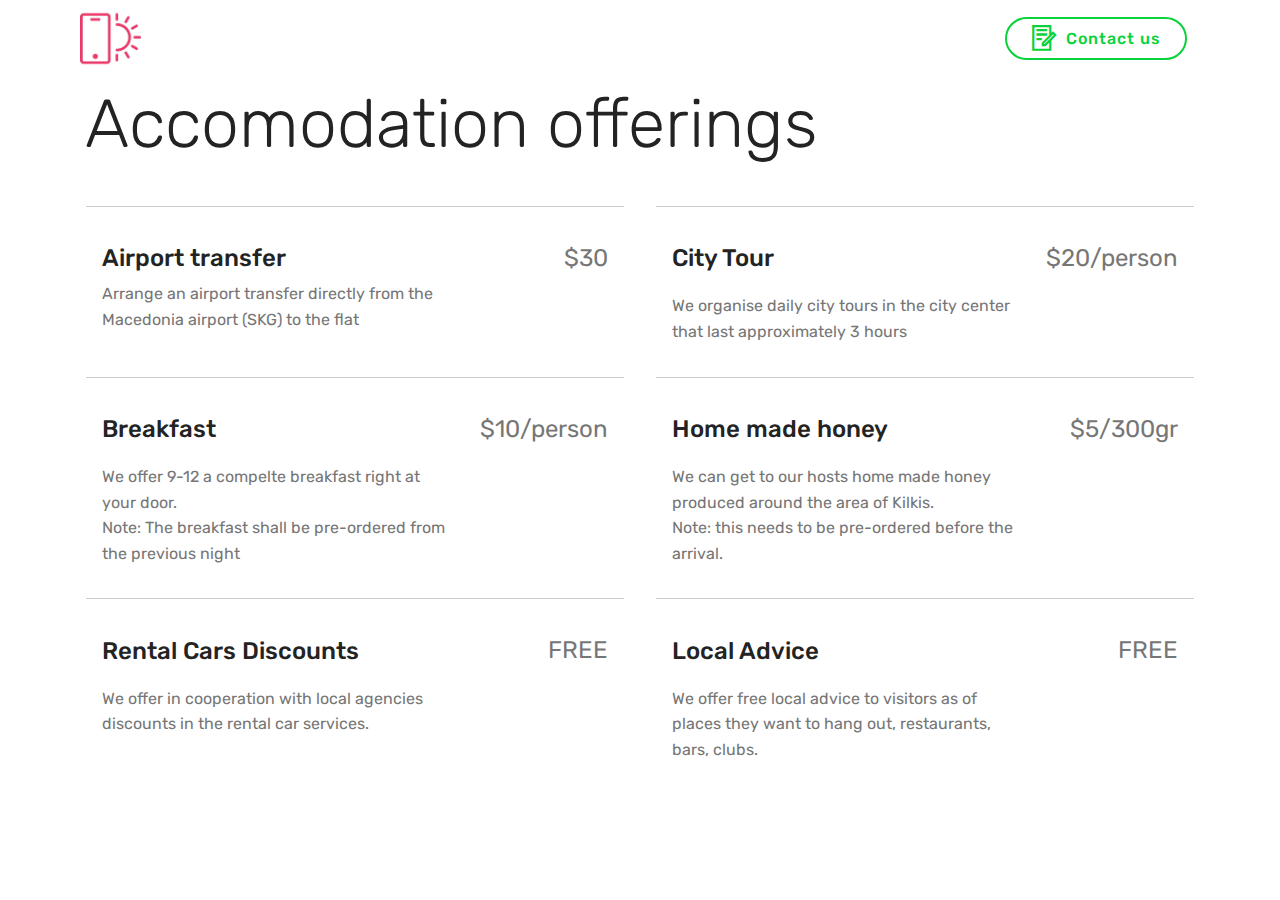
<file: paschalis-room-skg.html>
<!DOCTYPE html>
<html  >
<head>
  <!-- Site made with Mobirise Website Builder v4.12.4, https://mobirise.com -->
  <meta charset="UTF-8">
  <meta http-equiv="X-UA-Compatible" content="IE=edge">
  <meta name="generator" content="Mobirise v4.12.4, mobirise.com">
  <meta name="viewport" content="width=device-width, initial-scale=1, minimum-scale=1">
  <link rel="shortcut icon" href="assets/images/logo2.png" type="image/x-icon">
  <meta name="description" content="Website Creator Description">
  
  
  <title>Paschalis-Room-SKG</title>
  <link rel="stylesheet" href="assets/web/assets/mobirise-icons/mobirise-icons.css">
  <link rel="stylesheet" href="assets/web/assets/mobirise-icons2/mobirise2.css">
  <link rel="stylesheet" href="assets/bootstrap/css/bootstrap.min.css">
  <link rel="stylesheet" href="assets/bootstrap/css/bootstrap-grid.min.css">
  <link rel="stylesheet" href="assets/bootstrap/css/bootstrap-reboot.min.css">
  <link rel="stylesheet" href="assets/tether/tether.min.css">
  <link rel="stylesheet" href="assets/dropdown/css/style.css">
  <link rel="stylesheet" href="assets/theme/css/style.css">
  <link rel="preload" as="style" href="assets/mobirise/css/mbr-additional.css"><link rel="stylesheet" href="assets/mobirise/css/mbr-additional.css" type="text/css">
  
  
  
</head>
<body>
  <section class="menu cid-qTkzRZLJNu" once="menu" id="menu1-3">

    

    <nav class="navbar navbar-expand beta-menu navbar-dropdown align-items-center navbar-fixed-top navbar-toggleable-sm">
        <button class="navbar-toggler navbar-toggler-right" type="button" data-toggle="collapse" data-target="#navbarSupportedContent" aria-controls="navbarSupportedContent" aria-expanded="false" aria-label="Toggle navigation">
            <div class="hamburger">
                <span></span>
                <span></span>
                <span></span>
                <span></span>
            </div>
        </button>
        <div class="menu-logo">
            <div class="navbar-brand">
                <span class="navbar-logo">
                    <a href="https://mobirise.com">
                         <img src="assets/images/logo2.png" alt="Mobirise" style="height: 3.8rem;">
                    </a>
                </span>
                <span class="navbar-caption-wrap"><a class="navbar-caption text-white display-4" href="https://mobirise.com">
                        Your e-reception services<br></a></span>
            </div>
        </div>
        <div class="collapse navbar-collapse" id="navbarSupportedContent">
            <ul class="navbar-nav nav-dropdown" data-app-modern-menu="true"><li class="nav-item">
                    <a class="nav-link link text-white display-4" href="index.html#header2-1">
                        <span class="mbri-home mbr-iconfont mbr-iconfont-btn"></span>
                        Services
                    </a>
                </li><li class="nav-item">
                    <a class="nav-link link text-white display-4" href="about-us.html#team1-c">
                        <span class="mbri-search mbr-iconfont mbr-iconfont-btn"></span>
                        About Us
                    </a>
                </li></ul>
            <div class="navbar-buttons mbr-section-btn"><a class="btn btn-sm btn-success-outline display-4" href="contact-us.html#form1-7"><span class="mobi-mbri mobi-mbri-contact-form mbr-iconfont mbr-iconfont-btn"></span>
                    
                    Contact us</a></div>
        </div>
    </nav>
</section>

<section class="engine"><a href="https://mobirise.info/n">free simple web templates</a></section><section class="services3 cid-s62WiwRyy3" id="services3-6">
    <!---->
    
    <!---->
    <!--Overlay-->
    
    <!--Container-->
    <div class="container">
        <div class="row">
            <!--Titles-->
            <div class="title pb-5 col-12">
                <h2 class="align-left mbr-fonts-style display-1">
                    Accomodation offerings</h2>
                
            </div>
            <!--Card-1-->
            <div class="card px-3 col-12 col-md-6">
                <div class="card-wrapper media-container-row media-container-row">
                    <div class="card-box">
                        <div class="top-line pb-1">
                            <h4 class="card-title mbr-fonts-style display-5">
                                Airport transfer</h4>
                            <p class="mbr-text card-title cost mbr-fonts-style m-0 display-5">
                                $30</p>
                        </div>
                        <div class="bottom-line">
                            <p class="mbr-text mbr-fonts-style display-7">Arrange an airport transfer directly from the Macedonia airport (SKG) to the flat</p>
                        </div>
                    </div>
                </div>
            </div>
            <!--Card-2-->
            <div class="card px-3 col-12 col-md-6">
                <div class="card-wrapper media-container-row media-container-row">
                    <div class="card-box">
                        <div class="top-line pb-3">
                            <h4 class="card-title mbr-fonts-style display-5">
                                City Tour</h4>
                            <p class="mbr-text card-title cost mbr-fonts-style m-0 display-5">
                                $20/person</p>
                        </div>
                        <div class="bottom-line">
                            <p class="mbr-text mbr-fonts-style display-7">
                                We organise daily city tours in the city center that last approximately 3 hours&nbsp;</p>
                        </div>
                    </div>
                </div>
            </div>
            <!--Card-3-->
            <div class="card px-3 col-12 col-md-6">
                <div class="card-wrapper media-container-row media-container-row">
                    <div class="card-box">
                        <div class="top-line pb-3">
                            <h4 class="card-title mbr-fonts-style display-5">
                                Breakfast</h4>
                            <p class="mbr-text card-title cost mbr-fonts-style m-0 display-5">
                                $10/person</p>
                        </div>
                        <div class="bottom-line">
                            <p class="mbr-text mbr-fonts-style display-7">
                                We offer 9-12 a compelte breakfast right at your door.<br>Note: The breakfast shall be pre-ordered from the previous night</p>
                        </div>
                    </div>
                </div>
            </div>
            <!--Card-4-->
            <div class="card px-3 col-12 col-md-6">
                <div class="card-wrapper media-container-row media-container-row">
                    <div class="card-box">
                        <div class="top-line pb-3">
                            <h4 class="card-title mbr-fonts-style display-5">Home made honey</h4>
                            <p class="mbr-text card-title cost mbr-fonts-style m-0 display-5">
                                $5/300gr</p>
                        </div>
                        <div class="bottom-line">
                            <p class="mbr-text mbr-fonts-style display-7">
                                We can get to our hosts home made honey produced around the area of Kilkis.&nbsp;<br>Note: this needs to be pre-ordered before the arrival.</p>
                        </div>
                    </div>
                </div>
            </div>
            <!--Card-5-->
            <div class="card px-3 col-12 col-md-6">
                <div class="card-wrapper media-container-row media-container-row">
                    <div class="card-box">
                        <div class="top-line pb-3">
                            <h4 class="card-title mbr-fonts-style display-5">Rental Cars Discounts</h4>
                            <p class="mbr-text card-title cost mbr-fonts-style m-0 display-5">FREE</p>
                        </div>
                        <div class="bottom-line">
                            <p class="mbr-text mbr-fonts-style display-7">
                                We offer in cooperation with local agencies discounts in the rental car services.</p>
                        </div>
                    </div>
                </div>
            </div>
            <!--Card-6-->
            <div class="card px-3 col-12 col-md-6">
                <div class="card-wrapper media-container-row media-container-row">
                    <div class="card-box">
                        <div class="top-line pb-3">
                            <h4 class="card-title mbr-fonts-style display-5">Local Advice</h4>
                            <p class="mbr-text card-title cost mbr-fonts-style m-0 display-5">
                                FREE</p>
                        </div>
                        <div class="bottom-line">
                            <p class="mbr-text mbr-fonts-style display-7">
                                We offer free local advice to visitors as of places they want to hang out, restaurants, bars, clubs.</p>
                        </div>
                    </div>
                </div>
            </div>
            <!--Card-7-->
            
            <!--Card-8-->
            
            <!--Card-9-->
            
            <!--Card-10-->
            
            <!--Card-11-->
            
            <!--Card-12-->
            
        </div>
    </div>
</section>


  <script src="assets/web/assets/jquery/jquery.min.js"></script>
  <script src="assets/popper/popper.min.js"></script>
  <script src="assets/bootstrap/js/bootstrap.min.js"></script>
  <script src="assets/tether/tether.min.js"></script>
  <script src="assets/smoothscroll/smooth-scroll.js"></script>
  <script src="assets/dropdown/js/nav-dropdown.js"></script>
  <script src="assets/dropdown/js/navbar-dropdown.js"></script>
  <script src="assets/touchswipe/jquery.touch-swipe.min.js"></script>
  <script src="assets/theme/js/script.js"></script>
  
  
</body>
</html>
</file>
<file: assets/web/assets/mobirise-icons/mobirise-icons.css>
@font-face {
  font-family: 'MobiriseIcons';
  src:  url('mobirise-icons.eot?spat4u');
  src:  url('mobirise-icons.eot?spat4u#iefix') format('embedded-opentype'),
    url('mobirise-icons.ttf?spat4u') format('truetype'),
    url('mobirise-icons.woff?spat4u') format('woff'),
    url('mobirise-icons.svg?spat4u#MobiriseIcons') format('svg');
  font-weight: normal;
  font-style: normal;
  font-display: swap;
}

[class^="mbri-"], [class*=" mbri-"] {
  /* use !important to prevent issues with browser extensions that change fonts */
  font-family: MobiriseIcons !important;
  speak: none;
  font-style: normal;
  font-weight: normal;
  font-variant: normal;
  text-transform: none;
  line-height: 1;

  /* Better Font Rendering =========== */
  -webkit-font-smoothing: antialiased;
  -moz-osx-font-smoothing: grayscale;
}

.mbri-add-submenu:before {
  content: "\e900";
}
.mbri-alert:before {
  content: "\e901";
}
.mbri-align-center:before {
  content: "\e902";
}
.mbri-align-justify:before {
  content: "\e903";
}
.mbri-align-left:before {
  content: "\e904";
}
.mbri-align-right:before {
  content: "\e905";
}
.mbri-android:before {
  content: "\e906";
}
.mbri-apple:before {
  content: "\e907";
}
.mbri-arrow-down:before {
  content: "\e908";
}
.mbri-arrow-next:before {
  content: "\e909";
}
.mbri-arrow-prev:before {
  content: "\e90a";
}
.mbri-arrow-up:before {
  content: "\e90b";
}
.mbri-bold:before {
  content: "\e90c";
}
.mbri-bookmark:before {
  content: "\e90d";
}
.mbri-bootstrap:before {
  content: "\e90e";
}
.mbri-briefcase:before {
  content: "\e90f";
}
.mbri-browse:before {
  content: "\e910";
}
.mbri-bulleted-list:before {
  content: "\e911";
}
.mbri-calendar:before {
  content: "\e912";
}
.mbri-camera:before {
  content: "\e913";
}
.mbri-cart-add:before {
  content: "\e914";
}
.mbri-cart-full:before {
  content: "\e915";
}
.mbri-cash:before {
  content: "\e916";
}
.mbri-change-style:before {
  content: "\e917";
}
.mbri-chat:before {
  content: "\e918";
}
.mbri-clock:before {
  content: "\e919";
}
.mbri-close:before {
  content: "\e91a";
}
.mbri-cloud:before {
  content: "\e91b";
}
.mbri-code:before {
  content: "\e91c";
}
.mbri-contact-form:before {
  content: "\e91d";
}
.mbri-credit-card:before {
  content: "\e91e";
}
.mbri-cursor-click:before {
  content: "\e91f";
}
.mbri-cust-feedback:before {
  content: "\e920";
}
.mbri-database:before {
  content: "\e921";
}
.mbri-delivery:before {
  content: "\e922";
}
.mbri-desktop:before {
  content: "\e923";
}
.mbri-devices:before {
  content: "\e924";
}
.mbri-down:before {
  content: "\e925";
}
.mbri-download:before {
  content: "\e989";
}
.mbri-drag-n-drop:before {
  content: "\e927";
}
.mbri-drag-n-drop2:before {
  content: "\e928";
}
.mbri-edit:before {
  content: "\e929";
}
.mbri-edit2:before {
  content: "\e92a";
}
.mbri-error:before {
  content: "\e92b";
}
.mbri-extension:before {
  content: "\e92c";
}
.mbri-features:before {
  content: "\e92d";
}
.mbri-file:before {
  content: "\e92e";
}
.mbri-flag:before {
  content: "\e92f";
}
.mbri-folder:before {
  content: "\e930";
}
.mbri-gift:before {
  content: "\e931";
}
.mbri-github:before {
  content: "\e932";
}
.mbri-globe:before {
  content: "\e933";
}
.mbri-globe-2:before {
  content: "\e934";
}
.mbri-growing-chart:before {
  content: "\e935";
}
.mbri-hearth:before {
  content: "\e936";
}
.mbri-help:before {
  content: "\e937";
}
.mbri-home:before {
  content: "\e938";
}
.mbri-hot-cup:before {
  content: "\e939";
}
.mbri-idea:before {
  content: "\e93a";
}
.mbri-image-gallery:before {
  content: "\e93b";
}
.mbri-image-slider:before {
  content: "\e93c";
}
.mbri-info:before {
  content: "\e93d";
}
.mbri-italic:before {
  content: "\e93e";
}
.mbri-key:before {
  content: "\e93f";
}
.mbri-laptop:before {
  content: "\e940";
}
.mbri-layers:before {
  content: "\e941";
}
.mbri-left-right:before {
  content: "\e942";
}
.mbri-left:before {
  content: "\e943";
}
.mbri-letter:before {
  content: "\e944";
}
.mbri-like:before {
  content: "\e945";
}
.mbri-link:before {
  content: "\e946";
}
.mbri-lock:before {
  content: "\e947";
}
.mbri-login:before {
  content: "\e948";
}
.mbri-logout:before {
  content: "\e949";
}
.mbri-magic-stick:before {
  content: "\e94a";
}
.mbri-map-pin:before {
  content: "\e94b";
}
.mbri-menu:before {
  content: "\e94c";
}
.mbri-mobile:before {
  content: "\e94d";
}
.mbri-mobile2:before {
  content: "\e94e";
}
.mbri-mobirise:before {
  content: "\e94f";
}
.mbri-more-horizontal:before {
  content: "\e950";
}
.mbri-more-vertical:before {
  content: "\e951";
}
.mbri-music:before {
  content: "\e952";
}
.mbri-new-file:before {
  content: "\e953";
}
.mbri-numbered-list:before {
  content: "\e954";
}
.mbri-opened-folder:before {
  content: "\e955";
}
.mbri-pages:before {
  content: "\e956";
}
.mbri-paper-plane:before {
  content: "\e957";
}
.mbri-paperclip:before {
  content: "\e958";
}
.mbri-photo:before {
  content: "\e959";
}
.mbri-photos:before {
  content: "\e95a";
}
.mbri-pin:before {
  content: "\e95b";
}
.mbri-play:before {
  content: "\e95c";
}
.mbri-plus:before {
  content: "\e95d";
}
.mbri-preview:before {
  content: "\e95e";
}
.mbri-print:before {
  content: "\e95f";
}
.mbri-protect:before {
  content: "\e960";
}
.mbri-question:before {
  content: "\e961";
}
.mbri-quote-left:before {
  content: "\e962";
}
.mbri-quote-right:before {
  content: "\e963";
}
.mbri-refresh:before {
  content: "\e964";
}
.mbri-responsive:before {
  content: "\e965";
}
.mbri-right:before {
  content: "\e966";
}
.mbri-rocket:before {
  content: "\e967";
}
.mbri-sad-face:before {
  content: "\e968";
}
.mbri-sale:before {
  content: "\e969";
}
.mbri-save:before {
  content: "\e96a";
}
.mbri-search:before {
  content: "\e96b";
}
.mbri-setting:before {
  content: "\e96c";
}
.mbri-setting2:before {
  content: "\e96d";
}
.mbri-setting3:before {
  content: "\e96e";
}
.mbri-share:before {
  content: "\e96f";
}
.mbri-shopping-bag:before {
  content: "\e970";
}
.mbri-shopping-basket:before {
  content: "\e971";
}
.mbri-shopping-cart:before {
  content: "\e972";
}
.mbri-sites:before {
  content: "\e973";
}
.mbri-smile-face:before {
  content: "\e974";
}
.mbri-speed:before {
  content: "\e975";
}
.mbri-star:before {
  content: "\e976";
}
.mbri-success:before {
  content: "\e977";
}
.mbri-sun:before {
  content: "\e978";
}
.mbri-sun2:before {
  content: "\e979";
}
.mbri-tablet:before {
  content: "\e97a";
}
.mbri-tablet-vertical:before {
  content: "\e97b";
}
.mbri-target:before {
  content: "\e97c";
}
.mbri-timer:before {
  content: "\e97d";
}
.mbri-to-ftp:before {
  content: "\e97e";
}
.mbri-to-local-drive:before {
  content: "\e97f";
}
.mbri-touch-swipe:before {
  content: "\e980";
}
.mbri-touch:before {
  content: "\e981";
}
.mbri-trash:before {
  content: "\e982";
}
.mbri-underline:before {
  content: "\e983";
}
.mbri-unlink:before {
  content: "\e984";
}
.mbri-unlock:before {
  content: "\e985";
}
.mbri-up-down:before {
  content: "\e986";
}
.mbri-up:before {
  content: "\e987";
}
.mbri-update:before {
  content: "\e988";
}
.mbri-upload:before {
 content: "\e926"; 
}
.mbri-user:before {
  content: "\e98a";
}
.mbri-user2:before {
  content: "\e98b";
}
.mbri-users:before {
  content: "\e98c";
}
.mbri-video:before {
  content: "\e98d";
}
.mbri-video-play:before {
  content: "\e98e";
}
.mbri-watch:before {
  content: "\e98f";
}
.mbri-website-theme:before {
  content: "\e990";
}
.mbri-wifi:before {
  content: "\e991";
}
.mbri-windows:before {
  content: "\e992";
}
.mbri-zoom-out:before {
  content: "\e993";
}
.mbri-redo:before {
  content: "\e994";
}
.mbri-undo:before {
  content: "\e995";
}
</file>
<file: assets/web/assets/mobirise-icons2/mobirise2.css>
@font-face {
  font-family: 'Moririse2';
  font-display: swap;
  src:  url('mobirise2.eot?f2bix4');
  src:  url('mobirise2.eot?f2bix4#iefix') format('embedded-opentype'),
    url('mobirise2.ttf?f2bix4') format('truetype'),
    url('mobirise2.woff?f2bix4') format('woff'),
    url('mobirise2.svg?f2bix4#mobirise2') format('svg');
  font-weight: normal;
  font-style: normal;
}

[class^="mobi-"], [class*=" mobi-"] {
  /* use !important to prevent issues with browser extensions that change fonts */
  font-family: 'Moririse2' !important;
  speak: none;
  font-style: normal;
  font-weight: normal;
  font-variant: normal;
  text-transform: none;
  line-height: 1;

  /* Better Font Rendering =========== */
  -webkit-font-smoothing: antialiased;
  -moz-osx-font-smoothing: grayscale;
}

.mobi-mbri-add-submenu:before {
  content: "\e900";
}
.mobi-mbri-alert:before {
  content: "\e901";
}
.mobi-mbri-align-center:before {
  content: "\e902";
}
.mobi-mbri-align-justify:before {
  content: "\e903";
}
.mobi-mbri-align-left:before {
  content: "\e904";
}
.mobi-mbri-align-right:before {
  content: "\e905";
}
.mobi-mbri-android:before {
  content: "\e906";
}
.mobi-mbri-apple:before {
  content: "\e907";
}
.mobi-mbri-arrow-down:before {
  content: "\e908";
}
.mobi-mbri-arrow-next:before {
  content: "\e909";
}
.mobi-mbri-arrow-prev:before {
  content: "\e90a";
}
.mobi-mbri-arrow-up:before {
  content: "\e90b";
}
.mobi-mbri-bold:before {
  content: "\e90c";
}
.mobi-mbri-bookmark:before {
  content: "\e90d";
}
.mobi-mbri-bootstrap:before {
  content: "\e90e";
}
.mobi-mbri-briefcase:before {
  content: "\e90f";
}
.mobi-mbri-browse:before {
  content: "\e910";
}
.mobi-mbri-bulleted-list:before {
  content: "\e911";
}
.mobi-mbri-calendar:before {
  content: "\e912";
}
.mobi-mbri-camera:before {
  content: "\e913";
}
.mobi-mbri-cart-add:before {
  content: "\e914";
}
.mobi-mbri-cart-full:before {
  content: "\e915";
}
.mobi-mbri-cash:before {
  content: "\e916";
}
.mobi-mbri-change-style:before {
  content: "\e917";
}
.mobi-mbri-chat:before {
  content: "\e918";
}
.mobi-mbri-clock:before {
  content: "\e919";
}
.mobi-mbri-close:before {
  content: "\e91a";
}
.mobi-mbri-cloud:before {
  content: "\e91b";
}
.mobi-mbri-code:before {
  content: "\e91c";
}
.mobi-mbri-contact-form:before {
  content: "\e91d";
}
.mobi-mbri-credit-card:before {
  content: "\e91e";
}
.mobi-mbri-cursor-click:before {
  content: "\e91f";
}
.mobi-mbri-cust-feedback:before {
  content: "\e920";
}
.mobi-mbri-database:before {
  content: "\e921";
}
.mobi-mbri-delivery:before {
  content: "\e922";
}
.mobi-mbri-desktop:before {
  content: "\e923";
}
.mobi-mbri-devices:before {
  content: "\e924";
}
.mobi-mbri-down:before {
  content: "\e925";
}
.mobi-mbri-download-2:before {
  content: "\e926";
}
.mobi-mbri-download:before {
  content: "\e927";
}
.mobi-mbri-drag-n-drop-2:before {
  content: "\e928";
}
.mobi-mbri-drag-n-drop:before {
  content: "\e929";
}
.mobi-mbri-edit-2:before {
  content: "\e92a";
}
.mobi-mbri-edit:before {
  content: "\e92b";
}
.mobi-mbri-error:before {
  content: "\e92c";
}
.mobi-mbri-extension:before {
  content: "\e92d";
}
.mobi-mbri-features:before {
  content: "\e92e";
}
.mobi-mbri-file:before {
  content: "\e92f";
}
.mobi-mbri-flag:before {
  content: "\e930";
}
.mobi-mbri-folder:before {
  content: "\e931";
}
.mobi-mbri-gift:before {
  content: "\e932";
}
.mobi-mbri-github:before {
  content: "\e933";
}
.mobi-mbri-globe-2:before {
  content: "\e934";
}
.mobi-mbri-globe:before {
  content: "\e935";
}
.mobi-mbri-growing-chart:before {
  content: "\e936";
}
.mobi-mbri-hearth:before {
  content: "\e937";
}
.mobi-mbri-help:before {
  content: "\e938";
}
.mobi-mbri-home:before {
  content: "\e939";
}
.mobi-mbri-hot-cup:before {
  content: "\e93a";
}
.mobi-mbri-idea:before {
  content: "\e93b";
}
.mobi-mbri-image-gallery:before {
  content: "\e93c";
}
.mobi-mbri-image-slider:before {
  content: "\e93d";
}
.mobi-mbri-info:before {
  content: "\e93e";
}
.mobi-mbri-italic:before {
  content: "\e93f";
}
.mobi-mbri-key:before {
  content: "\e940";
}
.mobi-mbri-laptop:before {
  content: "\e941";
}
.mobi-mbri-layers:before {
  content: "\e942";
}
.mobi-mbri-left-right:before {
  content: "\e943";
}
.mobi-mbri-left:before {
  content: "\e944";
}
.mobi-mbri-letter:before {
  content: "\e945";
}
.mobi-mbri-like:before {
  content: "\e946";
}
.mobi-mbri-link:before {
  content: "\e947";
}
.mobi-mbri-lock:before {
  content: "\e948";
}
.mobi-mbri-login:before {
  content: "\e949";
}
.mobi-mbri-logout:before {
  content: "\e94a";
}
.mobi-mbri-magic-stick:before {
  content: "\e94b";
}
.mobi-mbri-map-pin:before {
  content: "\e94c";
}
.mobi-mbri-menu:before {
  content: "\e94d";
}
.mobi-mbri-mobile-2:before {
  content: "\e94e";
}
.mobi-mbri-mobile-horizontal:before {
  content: "\e94f";
}
.mobi-mbri-mobile:before {
  content: "\e950";
}
.mobi-mbri-mobirise:before {
  content: "\e951";
}
.mobi-mbri-more-horizontal:before {
  content: "\e952";
}
.mobi-mbri-more-vertical:before {
  content: "\e953";
}
.mobi-mbri-music:before {
  content: "\e954";
}
.mobi-mbri-new-file:before {
  content: "\e955";
}
.mobi-mbri-numbered-list:before {
  content: "\e956";
}
.mobi-mbri-opened-folder:before {
  content: "\e957";
}
.mobi-mbri-pages:before {
  content: "\e958";
}
.mobi-mbri-paper-plane:before {
  content: "\e959";
}
.mobi-mbri-paperclip:before {
  content: "\e95a";
}
.mobi-mbri-phone:before {
  content: "\e95b";
}
.mobi-mbri-photo:before {
  content: "\e95c";
}
.mobi-mbri-photos:before {
  content: "\e95d";
}
.mobi-mbri-pin:before {
  content: "\e95e";
}
.mobi-mbri-play:before {
  content: "\e95f";
}
.mobi-mbri-plus:before {
  content: "\e960";
}
.mobi-mbri-preview:before {
  content: "\e961";
}
.mobi-mbri-print:before {
  content: "\e962";
}
.mobi-mbri-protect:before {
  content: "\e963";
}
.mobi-mbri-question:before {
  content: "\e964";
}
.mobi-mbri-quote-left:before {
  content: "\e965";
}
.mobi-mbri-quote-right:before {
  content: "\e966";
}
.mobi-mbri-redo:before {
  content: "\e967";
}
.mobi-mbri-refresh:before {
  content: "\e968";
}
.mobi-mbri-responsive-2:before {
  content: "\e969";
}
.mobi-mbri-responsive:before {
  content: "\e96a";
}
.mobi-mbri-right:before {
  content: "\e96b";
}
.mobi-mbri-rocket:before {
  content: "\e96c";
}
.mobi-mbri-sad-face:before {
  content: "\e96d";
}
.mobi-mbri-sale:before {
  content: "\e96e";
}
.mobi-mbri-save:before {
  content: "\e96f";
}
.mobi-mbri-search:before {
  content: "\e970";
}
.mobi-mbri-setting-2:before {
  content: "\e971";
}
.mobi-mbri-setting-3:before {
  content: "\e972";
}
.mobi-mbri-setting:before {
  content: "\e973";
}
.mobi-mbri-share:before {
  content: "\e974";
}
.mobi-mbri-shopping-bag:before {
  content: "\e975";
}
.mobi-mbri-shopping-basket:before {
  content: "\e976";
}
.mobi-mbri-shopping-cart:before {
  content: "\e977";
}
.mobi-mbri-sites:before {
  content: "\e978";
}
.mobi-mbri-smile-face:before {
  content: "\e979";
}
.mobi-mbri-speed:before {
  content: "\e97a";
}
.mobi-mbri-star:before {
  content: "\e97b";
}
.mobi-mbri-success:before {
  content: "\e97c";
}
.mobi-mbri-sun:before {
  content: "\e97d";
}
.mobi-mbri-sun2:before {
  content: "\e97e";
}
.mobi-mbri-tablet-vertical:before {
  content: "\e97f";
}
.mobi-mbri-tablet:before {
  content: "\e980";
}
.mobi-mbri-target:before {
  content: "\e981";
}
.mobi-mbri-timer:before {
  content: "\e982";
}
.mobi-mbri-to-ftp:before {
  content: "\e983";
}
.mobi-mbri-to-local-drive:before {
  content: "\e984";
}
.mobi-mbri-touch-swipe:before {
  content: "\e985";
}
.mobi-mbri-touch:before {
  content: "\e986";
}
.mobi-mbri-trash:before {
  content: "\e987";
}
.mobi-mbri-underline:before {
  content: "\e988";
}
.mobi-mbri-undo:before {
  content: "\e989";
}
.mobi-mbri-unlink:before {
  content: "\e98a";
}
.mobi-mbri-unlock:before {
  content: "\e98b";
}
.mobi-mbri-up-down:before {
  content: "\e98c";
}
.mobi-mbri-up:before {
  content: "\e98d";
}
.mobi-mbri-update:before {
  content: "\e98e";
}
.mobi-mbri-upload-2:before {
  content: "\e98f";
}
.mobi-mbri-upload:before {
  content: "\e990";
}
.mobi-mbri-user-2:before {
  content: "\e991";
}
.mobi-mbri-user:before {
  content: "\e992";
}
.mobi-mbri-users:before {
  content: "\e993";
}
.mobi-mbri-video-play:before {
  content: "\e994";
}
.mobi-mbri-video:before {
  content: "\e995";
}
.mobi-mbri-watch:before {
  content: "\e996";
}
.mobi-mbri-website-theme-2:before {
  content: "\e997";
}
.mobi-mbri-website-theme:before {
  content: "\e998";
}
.mobi-mbri-wifi:before {
  content: "\e999";
}
.mobi-mbri-windows:before {
  content: "\e99a";
}
.mobi-mbri-zoom-in:before {
  content: "\e99b";
}
.mobi-mbri-zoom-out:before {
  content: "\e99c";
}
</file>
<file: assets/dropdown/css/style.css>
.navbar-dropdown {
  left: 0;
  padding: 0;
  position: absolute;
  right: 0;
  top: 0;
  transition: all 0.45s ease;
  z-index: 1030;
  background: #282828; }
  .navbar-dropdown .navbar-logo {
    margin-right: 0.8rem;
    transition: margin 0.3s ease-in-out;
    vertical-align: middle; }
    .navbar-dropdown .navbar-logo img {
      height: 3.125rem;
      transition: all 0.3s ease-in-out; }
    .navbar-dropdown .navbar-logo.mbr-iconfont {
      font-size: 3.125rem;
      line-height: 3.125rem; }
  .navbar-dropdown .navbar-caption {
    font-weight: 700;
    white-space: normal;
    vertical-align: -4px;
    line-height: 3.125rem !important; }
    .navbar-dropdown .navbar-caption, .navbar-dropdown .navbar-caption:hover {
      color: inherit;
      text-decoration: none; }
  .navbar-dropdown .mbr-iconfont + .navbar-caption {
    vertical-align: -1px; }
  .navbar-dropdown.navbar-fixed-top {
    position: fixed; }
  .navbar-dropdown .navbar-brand span {
    vertical-align: -4px; }
  .navbar-dropdown.bg-color.transparent {
    background: none; }
  .navbar-dropdown.navbar-short .navbar-brand {
    padding: 0.625rem 0; }
    .navbar-dropdown.navbar-short .navbar-brand span {
      vertical-align: -1px; }
  .navbar-dropdown.navbar-short .navbar-caption {
    line-height: 2.375rem !important;
    vertical-align: -2px; }
  .navbar-dropdown.navbar-short .navbar-logo {
    margin-right: 0.5rem; }
    .navbar-dropdown.navbar-short .navbar-logo img {
      height: 2.375rem; }
    .navbar-dropdown.navbar-short .navbar-logo.mbr-iconfont {
      font-size: 2.375rem;
      line-height: 2.375rem; }
  .navbar-dropdown.navbar-short .mbr-table-cell {
    height: 3.625rem; }
  .navbar-dropdown .navbar-close {
    left: 0.6875rem;
    position: fixed;
    top: 0.75rem;
    z-index: 1000; }
  .navbar-dropdown .hamburger-icon {
    content: "";
    display: inline-block;
    vertical-align: middle;
    width: 16px;
    -webkit-box-shadow: 0 -6px 0 1px #282828,0 0 0 1px #282828,0 6px 0 1px #282828;
    -moz-box-shadow: 0 -6px 0 1px #282828,0 0 0 1px #282828,0 6px 0 1px #282828;
    box-shadow: 0 -6px 0 1px #282828,0 0 0 1px #282828,0 6px 0 1px #282828; }

.dropdown-menu .dropdown-toggle[data-toggle="dropdown-submenu"]::after {
  border-bottom: 0.35em solid transparent;
  border-left: 0.35em solid;
  border-right: 0;
  border-top: 0.35em solid transparent;
  margin-left: 0.3rem; }

.dropdown-menu .dropdown-item:focus {
  outline: 0; }

.nav-dropdown {
  font-size: 0.75rem;
  font-weight: 500;
  height: auto !important; }
  .nav-dropdown .nav-btn {
    padding-left: 1rem; }
  .nav-dropdown .link {
    margin: .667em 1.667em;
    font-weight: 500;
    padding: 0;
    transition: color .2s ease-in-out; }
    .nav-dropdown .link.dropdown-toggle {
      margin-right: 2.583em; }
      .nav-dropdown .link.dropdown-toggle::after {
        margin-left: .25rem;
        border-top: 0.35em solid;
        border-right: 0.35em solid transparent;
        border-left: 0.35em solid transparent;
        border-bottom: 0; }
      .nav-dropdown .link.dropdown-toggle[aria-expanded="true"] {
        margin: 0;
        padding: 0.667em 3.263em  0.667em 1.667em; }
  .nav-dropdown .link::after,
  .nav-dropdown .dropdown-item::after {
    color: inherit; }
  .nav-dropdown .btn {
    font-size: 0.75rem;
    font-weight: 700;
    letter-spacing: 0;
    margin-bottom: 0;
    padding-left: 1.25rem;
    padding-right: 1.25rem; }
  .nav-dropdown .dropdown-menu {
    border-radius: 0;
    border: 0;
    left: 0;
    margin: 0;
    padding-bottom: 1.25rem;
    padding-top: 1.25rem;
    position: relative; }
  .nav-dropdown .dropdown-submenu {
    margin-left: 0.125rem;
    top: 0; }
  .nav-dropdown .dropdown-item {
    font-weight: 500;
    line-height: 2;
    padding: 0.3846em 4.615em 0.3846em 1.5385em;
    position: relative;
    transition: color .2s ease-in-out, background-color .2s ease-in-out; }
    .nav-dropdown .dropdown-item::after {
      margin-top: -0.3077em;
      position: absolute;
      right: 1.1538em;
      top: 50%; }
    .nav-dropdown .dropdown-item:focus, .nav-dropdown .dropdown-item:hover {
      background: none; }

@media (max-width: 767px) {
  .nav-dropdown.navbar-toggleable-sm {
    bottom: 0;
    display: none;
    left: 0;
    overflow-x: hidden;
    position: fixed;
    top: 0;
    transform: translateX(-100%);
    -ms-transform: translateX(-100%);
    -webkit-transform: translateX(-100%);
    width: 18.75rem;
    z-index: 999; } }
.nav-dropdown.navbar-toggleable-xl {
  bottom: 0;
  display: none;
  left: 0;
  overflow-x: hidden;
  position: fixed;
  top: 0;
  transform: translateX(-100%);
  -ms-transform: translateX(-100%);
  -webkit-transform: translateX(-100%);
  width: 18.75rem;
  z-index: 999; }

.nav-dropdown-sm {
  display: block !important;
  overflow-x: hidden;
  overflow: auto;
  padding-top: 3.875rem; }
  .nav-dropdown-sm::after {
    content: "";
    display: block;
    height: 3rem;
    width: 100%; }
  .nav-dropdown-sm.collapse.in ~ .navbar-close {
    display: block !important; }
  .nav-dropdown-sm.collapsing, .nav-dropdown-sm.collapse.in {
    transform: translateX(0);
    -ms-transform: translateX(0);
    -webkit-transform: translateX(0);
    transition: all 0.25s ease-out;
    -webkit-transition: all 0.25s ease-out;
    background: #282828; }
  .nav-dropdown-sm.collapsing[aria-expanded="false"] {
    transform: translateX(-100%);
    -ms-transform: translateX(-100%);
    -webkit-transform: translateX(-100%); }
  .nav-dropdown-sm .nav-item {
    display: block;
    margin-left: 0 !important;
    padding-left: 0; }
  .nav-dropdown-sm .link,
  .nav-dropdown-sm .dropdown-item {
    border-top: 1px dotted rgba(255, 255, 255, 0.1);
    font-size: 0.8125rem;
    line-height: 1.6;
    margin: 0 !important;
    padding: 0.875rem 2.4rem 0.875rem 1.5625rem !important;
    position: relative;
    white-space: normal; }
    .nav-dropdown-sm .link:focus, .nav-dropdown-sm .link:hover,
    .nav-dropdown-sm .dropdown-item:focus,
    .nav-dropdown-sm .dropdown-item:hover {
      background: rgba(0, 0, 0, 0.2) !important;
      color: #c0a375; }
  .nav-dropdown-sm .nav-btn {
    position: relative;
    padding: 1.5625rem 1.5625rem 0 1.5625rem; }
    .nav-dropdown-sm .nav-btn::before {
      border-top: 1px dotted rgba(255, 255, 255, 0.1);
      content: "";
      left: 0;
      position: absolute;
      top: 0;
      width: 100%; }
    .nav-dropdown-sm .nav-btn + .nav-btn {
      padding-top: 0.625rem; }
      .nav-dropdown-sm .nav-btn + .nav-btn::before {
        display: none; }
  .nav-dropdown-sm .btn {
    padding: 0.625rem 0; }
  .nav-dropdown-sm .dropdown-toggle[data-toggle="dropdown-submenu"]::after {
    margin-left: .25rem;
    border-top: 0.35em solid;
    border-right: 0.35em solid transparent;
    border-left: 0.35em solid transparent;
    border-bottom: 0; }
  .nav-dropdown-sm .dropdown-toggle[data-toggle="dropdown-submenu"][aria-expanded="true"]::after {
    border-top: 0;
    border-right: 0.35em solid transparent;
    border-left: 0.35em solid transparent;
    border-bottom: 0.35em solid; }
  .nav-dropdown-sm .dropdown-menu {
    margin: 0;
    padding: 0;
    position: relative;
    top: 0;
    left: 0;
    width: 100%;
    border: 0;
    float: none;
    border-radius: 0;
    background: none; }
  .nav-dropdown-sm .dropdown-submenu {
    left: 100%;
    margin-left: 0.125rem;
    margin-top: -1.25rem;
    top: 0; }

.navbar-toggleable-sm .nav-dropdown .dropdown-menu {
  position: absolute; }

.navbar-toggleable-sm .nav-dropdown .dropdown-submenu {
  left: 100%;
  margin-left: 0.125rem;
  margin-top: -1.25rem;
  top: 0; }

.navbar-toggleable-sm.opened .nav-dropdown .dropdown-menu {
  position: relative; }

.navbar-toggleable-sm.opened .nav-dropdown .dropdown-submenu {
  left: 0;
  margin-left: 00rem;
  margin-top: 0rem;
  top: 0; }

.is-builder .nav-dropdown.collapsing {
  transition: none !important; }

/*# sourceMappingURL=style.css.map */
</file>
<file: assets/socicon/css/styles.css>
@charset "UTF-8";

@font-face {
  font-family: 'Socicon';
  src:  url('../fonts/socicon.eot');
  src:  url('../fonts/socicon.eot?#iefix') format('embedded-opentype'),
    url('../fonts/socicon.woff2') format('woff2'),
    url('../fonts/socicon.ttf') format('truetype'),
    url('../fonts/socicon.woff') format('woff'),
    url('../fonts/socicon.svg#socicon') format('svg');
  font-weight: normal;
  font-style: normal;
}

[data-icon]:before {
  font-family: "socicon" !important;
  content: attr(data-icon);
  font-style: normal !important;
  font-weight: normal !important;
  font-variant: normal !important;
  text-transform: none !important;
  speak: none;
  line-height: 1;
  -webkit-font-smoothing: antialiased;
  -moz-osx-font-smoothing: grayscale;
}

[class^="socicon-"], [class*=" socicon-"] {
  /* use !important to prevent issues with browser extensions that change fonts */
  font-family: 'Socicon' !important;
  speak: none;
  font-style: normal;
  font-weight: normal;
  font-variant: normal;
  text-transform: none;
  line-height: 1;

  /* Better Font Rendering =========== */
  -webkit-font-smoothing: antialiased;
  -moz-osx-font-smoothing: grayscale;
}

.socicon-eitaa:before {
  content: "\e97c";
}
.socicon-soroush:before {
  content: "\e97d";
}
.socicon-bale:before {
  content: "\e97e";
}
.socicon-zazzle:before {
  content: "\e97b";
}
.socicon-society6:before {
  content: "\e97a";
}
.socicon-redbubble:before {
  content: "\e979";
}
.socicon-avvo:before {
  content: "\e978";
}
.socicon-stitcher:before {
  content: "\e977";
}
.socicon-googlehangouts:before {
  content: "\e974";
}
.socicon-dlive:before {
  content: "\e975";
}
.socicon-vsco:before {
  content: "\e976";
}
.socicon-flipboard:before {
  content: "\e973";
}
.socicon-ubuntu:before {
  content: "\e958";
}
.socicon-artstation:before {
  content: "\e959";
}
.socicon-invision:before {
  content: "\e95a";
}
.socicon-torial:before {
  content: "\e95b";
}
.socicon-collectorz:before {
  content: "\e95c";
}
.socicon-seenthis:before {
  content: "\e95d";
}
.socicon-googleplaymusic:before {
  content: "\e95e";
}
.socicon-debian:before {
  content: "\e95f";
}
.socicon-filmfreeway:before {
  content: "\e960";
}
.socicon-gnome:before {
  content: "\e961";
}
.socicon-itchio:before {
  content: "\e962";
}
.socicon-jamendo:before {
  content: "\e963";
}
.socicon-mix:before {
  content: "\e964";
}
.socicon-sharepoint:before {
  content: "\e965";
}
.socicon-tinder:before {
  content: "\e966";
}
.socicon-windguru:before {
  content: "\e967";
}
.socicon-cdbaby:before {
  content: "\e968";
}
.socicon-elementaryos:before {
  content: "\e969";
}
.socicon-stage32:before {
  content: "\e96a";
}
.socicon-tiktok:before {
  content: "\e96b";
}
.socicon-gitter:before {
  content: "\e96c";
}
.socicon-letterboxd:before {
  content: "\e96d";
}
.socicon-threema:before {
  content: "\e96e";
}
.socicon-splice:before {
  content: "\e96f";
}
.socicon-metapop:before {
  content: "\e970";
}
.socicon-naver:before {
  content: "\e971";
}
.socicon-remote:before {
  content: "\e972";
}
.socicon-internet:before {
  content: "\e957";
}
.socicon-moddb:before {
  content: "\e94b";
}
.socicon-indiedb:before {
  content: "\e94c";
}
.socicon-traxsource:before {
  content: "\e94d";
}
.socicon-gamefor:before {
  content: "\e94e";
}
.socicon-pixiv:before {
  content: "\e94f";
}
.socicon-myanimelist:before {
  content: "\e950";
}
.socicon-blackberry:before {
  content: "\e951";
}
.socicon-wickr:before {
  content: "\e952";
}
.socicon-spip:before {
  content: "\e953";
}
.socicon-napster:before {
  content: "\e954";
}
.socicon-beatport:before {
  content: "\e955";
}
.socicon-hackerone:before {
  content: "\e956";
}
.socicon-hackernews:before {
  content: "\e946";
}
.socicon-smashwords:before {
  content: "\e947";
}
.socicon-kobo:before {
  content: "\e948";
}
.socicon-bookbub:before {
  content: "\e949";
}
.socicon-mailru:before {
  content: "\e94a";
}
.socicon-gitlab:before {
  content: "\e945";
}
.socicon-instructables:before {
  content: "\e944";
}
.socicon-portfolio:before {
  content: "\e943";
}
.socicon-codered:before {
  content: "\e940";
}
.socicon-origin:before {
  content: "\e941";
}
.socicon-nextdoor:before {
  content: "\e942";
}
.socicon-udemy:before {
  content: "\e93f";
}
.socicon-livemaster:before {
  content: "\e93e";
}
.socicon-crunchbase:before {
  content: "\e93b";
}
.socicon-homefy:before {
  content: "\e93c";
}
.socicon-calendly:before {
  content: "\e93d";
}
.socicon-realtor:before {
  content: "\e90f";
}
.socicon-tidal:before {
  content: "\e910";
}
.socicon-qobuz:before {
  content: "\e911";
}
.socicon-natgeo:before {
  content: "\e912";
}
.socicon-mastodon:before {
  content: "\e913";
}
.socicon-unsplash:before {
  content: "\e914";
}
.socicon-homeadvisor:before {
  content: "\e915";
}
.socicon-angieslist:before {
  content: "\e916";
}
.socicon-codepen:before {
  content: "\e917";
}
.socicon-slack:before {
  content: "\e918";
}
.socicon-openaigym:before {
  content: "\e919";
}
.socicon-logmein:before {
  content: "\e91a";
}
.socicon-fiverr:before {
  content: "\e91b";
}
.socicon-gotomeeting:before {
  content: "\e91c";
}
.socicon-aliexpress:before {
  content: "\e91d";
}
.socicon-guru:before {
  content: "\e91e";
}
.socicon-appstore:before {
  content: "\e91f";
}
.socicon-homes:before {
  content: "\e920";
}
.socicon-zoom:before {
  content: "\e921";
}
.socicon-alibaba:before {
  content: "\e922";
}
.socicon-craigslist:before {
  content: "\e923";
}
.socicon-wix:before {
  content: "\e924";
}
.socicon-redfin:before {
  content: "\e925";
}
.socicon-googlecalendar:before {
  content: "\e926";
}
.socicon-shopify:before {
  content: "\e927";
}
.socicon-freelancer:before {
  content: "\e928";
}
.socicon-seedrs:before {
  content: "\e929";
}
.socicon-bing:before {
  content: "\e92a";
}
.socicon-doodle:before {
  content: "\e92b";
}
.socicon-bonanza:before {
  content: "\e92c";
}
.socicon-squarespace:before {
  content: "\e92d";
}
.socicon-toptal:before {
  content: "\e92e";
}
.socicon-gust:before {
  content: "\e92f";
}
.socicon-ask:before {
  content: "\e930";
}
.socicon-trulia:before {
  content: "\e931";
}
.socicon-loomly:before {
  content: "\e932";
}
.socicon-ghost:before {
  content: "\e933";
}
.socicon-upwork:before {
  content: "\e934";
}
.socicon-fundable:before {
  content: "\e935";
}
.socicon-booking:before {
  content: "\e936";
}
.socicon-googlemaps:before {
  content: "\e937";
}
.socicon-zillow:before {
  content: "\e938";
}
.socicon-niconico:before {
  content: "\e939";
}
.socicon-toneden:before {
  content: "\e93a";
}
.socicon-augment:before {
  content: "\e908";
}
.socicon-bitbucket:before {
  content: "\e909";
}
.socicon-fyuse:before {
  content: "\e90a";
}
.socicon-yt-gaming:before {
  content: "\e90b";
}
.socicon-sketchfab:before {
  content: "\e90c";
}
.socicon-mobcrush:before {
  content: "\e90d";
}
.socicon-microsoft:before {
  content: "\e90e";
}
.socicon-pandora:before {
  content: "\e907";
}
.socicon-messenger:before {
  content: "\e906";
}
.socicon-gamewisp:before {
  content: "\e905";
}
.socicon-bloglovin:before {
  content: "\e904";
}
.socicon-tunein:before {
  content: "\e903";
}
.socicon-gamejolt:before {
  content: "\e901";
}
.socicon-trello:before {
  content: "\e902";
}
.socicon-spreadshirt:before {
  content: "\e900";
}
.socicon-500px:before {
  content: "\e000";
}
.socicon-8tracks:before {
  content: "\e001";
}
.socicon-airbnb:before {
  content: "\e002";
}
.socicon-alliance:before {
  content: "\e003";
}
.socicon-amazon:before {
  content: "\e004";
}
.socicon-amplement:before {
  content: "\e005";
}
.socicon-android:before {
  content: "\e006";
}
.socicon-angellist:before {
  content: "\e007";
}
.socicon-apple:before {
  content: "\e008";
}
.socicon-appnet:before {
  content: "\e009";
}
.socicon-baidu:before {
  content: "\e00a";
}
.socicon-bandcamp:before {
  content: "\e00b";
}
.socicon-battlenet:before {
  content: "\e00c";
}
.socicon-mixer:before {
  content: "\e00d";
}
.socicon-bebee:before {
  content: "\e00e";
}
.socicon-bebo:before {
  content: "\e00f";
}
.socicon-behance:before {
  content: "\e010";
}
.socicon-blizzard:before {
  content: "\e011";
}
.socicon-blogger:before {
  content: "\e012";
}
.socicon-buffer:before {
  content: "\e013";
}
.socicon-chrome:before {
  content: "\e014";
}
.socicon-coderwall:before {
  content: "\e015";
}
.socicon-curse:before {
  content: "\e016";
}
.socicon-dailymotion:before {
  content: "\e017";
}
.socicon-deezer:before {
  content: "\e018";
}
.socicon-delicious:before {
  content: "\e019";
}
.socicon-deviantart:before {
  content: "\e01a";
}
.socicon-diablo:before {
  content: "\e01b";
}
.socicon-digg:before {
  content: "\e01c";
}
.socicon-discord:before {
  content: "\e01d";
}
.socicon-disqus:before {
  content: "\e01e";
}
.socicon-douban:before {
  content: "\e01f";
}
.socicon-draugiem:before {
  content: "\e020";
}
.socicon-dribbble:before {
  content: "\e021";
}
.socicon-drupal:before {
  content: "\e022";
}
.socicon-ebay:before {
  content: "\e023";
}
.socicon-ello:before {
  content: "\e024";
}
.socicon-endomodo:before {
  content: "\e025";
}
.socicon-envato:before {
  content: "\e026";
}
.socicon-etsy:before {
  content: "\e027";
}
.socicon-facebook:before {
  content: "\e028";
}
.socicon-feedburner:before {
  content: "\e029";
}
.socicon-filmweb:before {
  content: "\e02a";
}
.socicon-firefox:before {
  content: "\e02b";
}
.socicon-flattr:before {
  content: "\e02c";
}
.socicon-flickr:before {
  content: "\e02d";
}
.socicon-formulr:before {
  content: "\e02e";
}
.socicon-forrst:before {
  content: "\e02f";
}
.socicon-foursquare:before {
  content: "\e030";
}
.socicon-friendfeed:before {
  content: "\e031";
}
.socicon-github:before {
  content: "\e032";
}
.socicon-goodreads:before {
  content: "\e033";
}
.socicon-google:before {
  content: "\e034";
}
.socicon-googlescholar:before {
  content: "\e035";
}
.socicon-googlegroups:before {
  content: "\e036";
}
.socicon-googlephotos:before {
  content: "\e037";
}
.socicon-googleplus:before {
  content: "\e038";
}
.socicon-grooveshark:before {
  content: "\e039";
}
.socicon-hackerrank:before {
  content: "\e03a";
}
.socicon-hearthstone:before {
  content: "\e03b";
}
.socicon-hellocoton:before {
  content: "\e03c";
}
.socicon-heroes:before {
  content: "\e03d";
}
.socicon-smashcast:before {
  content: "\e03e";
}
.socicon-horde:before {
  content: "\e03f";
}
.socicon-houzz:before {
  content: "\e040";
}
.socicon-icq:before {
  content: "\e041";
}
.socicon-identica:before {
  content: "\e042";
}
.socicon-imdb:before {
  content: "\e043";
}
.socicon-instagram:before {
  content: "\e044";
}
.socicon-issuu:before {
  content: "\e045";
}
.socicon-istock:before {
  content: "\e046";
}
.socicon-itunes:before {
  content: "\e047";
}
.socicon-keybase:before {
  content: "\e048";
}
.socicon-lanyrd:before {
  content: "\e049";
}
.socicon-lastfm:before {
  content: "\e04a";
}
.socicon-line:before {
  content: "\e04b";
}
.socicon-linkedin:before {
  content: "\e04c";
}
.socicon-livejournal:before {
  content: "\e04d";
}
.socicon-lyft:before {
  content: "\e04e";
}
.socicon-macos:before {
  content: "\e04f";
}
.socicon-mail:before {
  content: "\e050";
}
.socicon-medium:before {
  content: "\e051";
}
.socicon-meetup:before {
  content: "\e052";
}
.socicon-mixcloud:before {
  content: "\e053";
}
.socicon-modelmayhem:before {
  content: "\e054";
}
.socicon-mumble:before {
  content: "\e055";
}
.socicon-myspace:before {
  content: "\e056";
}
.socicon-newsvine:before {
  content: "\e057";
}
.socicon-nintendo:before {
  content: "\e058";
}
.socicon-npm:before {
  content: "\e059";
}
.socicon-odnoklassniki:before {
  content: "\e05a";
}
.socicon-openid:before {
  content: "\e05b";
}
.socicon-opera:before {
  content: "\e05c";
}
.socicon-outlook:before {
  content: "\e05d";
}
.socicon-overwatch:before {
  content: "\e05e";
}
.socicon-patreon:before {
  content: "\e05f";
}
.socicon-paypal:before {
  content: "\e060";
}
.socicon-periscope:before {
  content: "\e061";
}
.socicon-persona:before {
  content: "\e062";
}
.socicon-pinterest:before {
  content: "\e063";
}
.socicon-play:before {
  content: "\e064";
}
.socicon-player:before {
  content: "\e065";
}
.socicon-playstation:before {
  content: "\e066";
}
.socicon-pocket:before {
  content: "\e067";
}
.socicon-qq:before {
  content: "\e068";
}
.socicon-quora:before {
  content: "\e069";
}
.socicon-raidcall:before {
  content: "\e06a";
}
.socicon-ravelry:before {
  content: "\e06b";
}
.socicon-reddit:before {
  content: "\e06c";
}
.socicon-renren:before {
  content: "\e06d";
}
.socicon-researchgate:before {
  content: "\e06e";
}
.socicon-residentadvisor:before {
  content: "\e06f";
}
.socicon-reverbnation:before {
  content: "\e070";
}
.socicon-rss:before {
  content: "\e071";
}
.socicon-sharethis:before {
  content: "\e072";
}
.socicon-skype:before {
  content: "\e073";
}
.socicon-slideshare:before {
  content: "\e074";
}
.socicon-smugmug:before {
  content: "\e075";
}
.socicon-snapchat:before {
  content: "\e076";
}
.socicon-songkick:before {
  content: "\e077";
}
.socicon-soundcloud:before {
  content: "\e078";
}
.socicon-spotify:before {
  content: "\e079";
}
.socicon-stackexchange:before {
  content: "\e07a";
}
.socicon-stackoverflow:before {
  content: "\e07b";
}
.socicon-starcraft:before {
  content: "\e07c";
}
.socicon-stayfriends:before {
  content: "\e07d";
}
.socicon-steam:before {
  content: "\e07e";
}
.socicon-storehouse:before {
  content: "\e07f";
}
.socicon-strava:before {
  content: "\e080";
}
.socicon-streamjar:before {
  content: "\e081";
}
.socicon-stumbleupon:before {
  content: "\e082";
}
.socicon-swarm:before {
  content: "\e083";
}
.socicon-teamspeak:before {
  content: "\e084";
}
.socicon-teamviewer:before {
  content: "\e085";
}
.socicon-technorati:before {
  content: "\e086";
}
.socicon-telegram:before {
  content: "\e087";
}
.socicon-tripadvisor:before {
  content: "\e088";
}
.socicon-tripit:before {
  content: "\e089";
}
.socicon-triplej:before {
  content: "\e08a";
}
.socicon-tumblr:before {
  content: "\e08b";
}
.socicon-twitch:before {
  content: "\e08c";
}
.socicon-twitter:before {
  content: "\e08d";
}
.socicon-uber:before {
  content: "\e08e";
}
.socicon-ventrilo:before {
  content: "\e08f";
}
.socicon-viadeo:before {
  content: "\e090";
}
.socicon-viber:before {
  content: "\e091";
}
.socicon-viewbug:before {
  content: "\e092";
}
.socicon-vimeo:before {
  content: "\e093";
}
.socicon-vine:before {
  content: "\e094";
}
.socicon-vkontakte:before {
  content: "\e095";
}
.socicon-warcraft:before {
  content: "\e096";
}
.socicon-wechat:before {
  content: "\e097";
}
.socicon-weibo:before {
  content: "\e098";
}
.socicon-whatsapp:before {
  content: "\e099";
}
.socicon-wikipedia:before {
  content: "\e09a";
}
.socicon-windows:before {
  content: "\e09b";
}
.socicon-wordpress:before {
  content: "\e09c";
}
.socicon-wykop:before {
  content: "\e09d";
}
.socicon-xbox:before {
  content: "\e09e";
}
.socicon-xing:before {
  content: "\e09f";
}
.socicon-yahoo:before {
  content: "\e0a0";
}
.socicon-yammer:before {
  content: "\e0a1";
}
.socicon-yandex:before {
  content: "\e0a2";
}
.socicon-yelp:before {
  content: "\e0a3";
}
.socicon-younow:before {
  content: "\e0a4";
}
.socicon-youtube:before {
  content: "\e0a5";
}
.socicon-zapier:before {
  content: "\e0a6";
}
.socicon-zerply:before {
  content: "\e0a7";
}
.socicon-zomato:before {
  content: "\e0a8";
}
.socicon-zynga:before {
  content: "\e0a9";
}
</file>
<file: assets/theme/css/style.css>
/*!
 * Mobirise v4 theme (https://mobirise.com/)
 * Copyright 2017 Mobirise
 */
section {
  background-color: #eeeeee;
}

.form-control:focus {
  box-shadow: none;
}

:focus {
  outline: none;
}

body {
  font-style: normal;
  line-height: 1.5;
}

section,
.container,
.container-fluid {
  position: relative;
  word-wrap: break-word;
}

a.mbr-iconfont:hover {
  text-decoration: none;
}

.article .lead p,
.article .lead ul,
.article .lead ol,
.article .lead pre,
.article .lead blockquote {
  margin-bottom: 0;
}

ul,
ol,
pre,
blockquote {
  margin-bottom: 2.3125rem;
}

pre {
  background: #f4f4f4;
  padding: 10px 24px;
  white-space: pre-wrap;
}

.inactive {
  -webkit-user-select: none;
  -moz-user-select: none;
  -ms-user-select: none;
  user-select: none;
  pointer-events: none;
  -webkit-user-drag: none;
  user-drag: none;
}

.mbr-section__comments .row {
  justify-content: center;
  -webkit-justify-content: center;
}

a {
  font-style: normal;
  font-weight: 400;
  cursor: pointer;
}

a, a:hover {
  text-decoration: none;
}

figure {
  margin-bottom: 0;
}

body {
  color: #232323;
}

h1,
h2,
h3,
h4,
h5,
h6,
.h1,
.h2,
.h3,
.h4,
.h5,
.h6,
.display-1,
.display-2,
.display-3,
.display-4 {
  line-height: 1;
  word-break: break-word;
  word-wrap: break-word;
}

.mbr-section-title {
  font-style: normal;
  line-height: 1.2;
}

.mbr-section-subtitle {
  line-height: 1.3;
}

.mbr-text {
  font-style: normal;
  line-height: 1.6;
}

b,
strong {
  font-weight: bold;
}

blockquote {
  padding: 10px 0 10px 20px;
  position: relative;
  border-left: 2px solid;
  border-color: #ff3366;
}

input:-webkit-autofill, input:-webkit-autofill:hover, input:-webkit-autofill:focus, input:-webkit-autofill:active {
  transition-delay: 9999s;
  transition-property: background-color, color;
}

textarea[type='hidden'] {
  display: none;
}

body {
  position: relative;
}

section {
  background-position: 50% 50%;
  background-repeat: no-repeat;
  background-size: cover;
}

section .mbr-background-video,
section .mbr-background-video-preview {
  position: absolute;
  bottom: 0;
  left: 0;
  right: 0;
  top: 0;
}

.hidden {
  visibility: hidden;
}

.mbr-z-index20 {
  z-index: 20;
}

/*! Base colors */
.mbr-white {
  color: #ffffff;
}

.mbr-black {
  color: #000000;
}

.mbr-bg-white {
  background-color: #ffffff;
}

.mbr-bg-black {
  background-color: #000000;
}

/*! Text-aligns */
.align-left {
  text-align: left;
}

.align-center {
  text-align: center;
}

.align-right {
  text-align: right;
}

@media (max-width: 767px) {
  .align-left,
  .align-center,
  .align-right,
  .mbr-section-btn,
  .mbr-section-title {
    text-align: center;
  }
}

/*! Font-weight  */
.mbr-light {
  font-weight: 300;
}

.mbr-regular {
  font-weight: 400;
}

.mbr-semibold {
  font-weight: 500;
}

.mbr-bold {
  font-weight: 700;
}

/*! Media  */
.media-size-item {
  -moz-flex: 1 1 auto;
  -o-flex: 1 1 auto;
  flex: 1 1 auto;
}

.media-content {
  flex-basis: 100%;
}

.media-container-row {
  display: flex;
  flex-direction: row;
  flex-wrap: wrap;
  justify-content: center;
  align-content: center;
  align-items: start;
}

.media-container-row .media-size-item {
  width: 400px;
}

.media-container-column {
  display: flex;
  flex-direction: column;
  flex-wrap: wrap;
  justify-content: center;
  align-content: center;
  align-items: stretch;
}

.media-container-column > * {
  width: 100%;
}

@media (min-width: 992px) {
  .media-container-row {
    flex-wrap: nowrap;
  }
}

figure {
  overflow: hidden;
}

figure[mbr-media-size] {
  transition: width 0.1s;
}

.mbr-figure img,
.mbr-figure iframe {
  display: block;
  width: 100%;
}

.card {
  background-color: transparent;
  border: none;
}

.card-box {
  width: 100%;
}

.card-img {
  text-align: center;
  flex-shrink: 0;
  -webkit-flex-shrink: 0;
}

.media {
  max-width: 100%;
  margin: 0 auto;
}

.mbr-figure {
  -ms-grid-row-align: center;
  align-self: center;
}

.media-container > div {
  max-width: 100%;
}

.mbr-figure img,
.card-img img {
  width: 100%;
}

@media (max-width: 991px) {
  .media-size-item {
    width: auto !important;
  }
  .media {
    width: auto;
  }
  .mbr-figure {
    width: 100% !important;
  }
}

/*! Buttons */
.btn {
  font-weight: 500;
  border-width: 2px;
  font-style: normal;
  letter-spacing: 1px;
  margin: .4rem .8rem;
  white-space: normal;
  transition: all .3s ease-in-out;
  display: inline-flex;
  align-items: center;
  justify-content: center;
  word-break: break-word;
  -webkit-align-items: center;
  -webkit-justify-content: center;
  display: -webkit-inline-flex;
}

.btn-sm {
  font-weight: 500;
  letter-spacing: 1px;
  transition: all .3s ease-in-out;
}

.btn-md {
  font-weight: 500;
  letter-spacing: 1px;
  margin: .4rem .8rem !important;
  transition: all .3s ease-in-out;
}

.btn-lg {
  font-weight: 500;
  letter-spacing: 1px;
  margin: .4rem .8rem !important;
  transition: all .3s ease-in-out;
}

.mbr-section-btn {
  margin-left: -0.25rem;
  margin-right: -0.25rem;
  font-size: 0;
}

nav .mbr-section-btn {
  margin-left: 0rem;
  margin-right: 0rem;
}

.btn-form {
  border-radius: 0;
}

.btn-form:hover {
  cursor: pointer;
}

/*! Btn icon margin */
.btn .mbr-iconfont,
.btn.btn-sm .mbr-iconfont {
  cursor: pointer;
  margin-right: 0.5rem;
}

.btn.btn-md .mbr-iconfont,
.btn.btn-md .mbr-iconfont {
  margin-right: 0.8rem;
}

.mbr-regular {
  font-weight: 400;
}

.mbr-semibold {
  font-weight: 500;
}

.mbr-bold {
  font-weight: 700;
}

[type='submit'] {
  -webkit-appearance: none;
}

/*! Full-screen */
.mbr-fullscreen .mbr-overlay {
  min-height: 100vh;
}

.mbr-fullscreen {
  display: flex;
  display: -moz-flex;
  display: -ms-flex;
  display: -o-flex;
  align-items: center;
  -webkit-align-items: center;
  min-height: 100vh;
  padding-top: 3rem;
  padding-bottom: 3rem;
}

/*! Map */
.map {
  height: 25rem;
  position: relative;
}

.map iframe {
  width: 100%;
  height: 100%;
}

.mbr-overlay {
  background-color: #000;
  bottom: 0;
  left: 0;
  opacity: .5;
  position: absolute;
  right: 0;
  top: 0;
  z-index: 0;
  pointer-events: none;
}

/* Form */
blockquote {
  font-style: italic;
  padding: 10px 0 10px 20px;
  font-size: 1.09rem;
  position: relative;
  border-width: 3px;
}

.form-control {
  background-color: #f5f5f5;
  box-shadow: none;
  color: #565656;
  line-height: 1.43;
  min-height: 3.5em;
  padding: 1.07em .5em;
}

.form-control, .form-control:focus {
  border: 1px solid #e8e8e8;
}

.form-active .form-control:invalid {
  border-color: red;
}

.form-control-label {
  position: relative;
  cursor: pointer;
  margin-bottom: .357em;
  padding: 0;
}

.alert {
  color: #ffffff;
  border-radius: 0;
  border: 0;
  font-size: .875rem;
  line-height: 1.5;
  margin-bottom: 1.875rem;
  padding: 1.25rem;
  position: relative;
}

.alert.alert-form::after {
  background-color: inherit;
  bottom: -7px;
  content: "";
  display: block;
  height: 14px;
  left: 50%;
  margin-left: -7px;
  position: absolute;
  transform: rotate(45deg);
  width: 14px;
  -webkit-transform: rotate(45deg);
}

.form-asterisk {
  font-family: initial;
  position: absolute;
  top: -2px;
  font-weight: normal;
}

/*! Scroll to top arrow */
#scrollToTop a i:before {
  content: '';
  position: absolute;
  height: 40%;
  top: 25%;
  background: #fff;
  width: 2px;
  left: calc(50% - 1px);
}

#scrollToTop a i:after {
  content: '';
  position: absolute;
  display: block;
  border-top: 2px solid #fff;
  border-right: 2px solid #fff;
  width: 40%;
  height: 40%;
  left: 30%;
  bottom: 30%;
  transform: rotate(135deg);
  -webkit-transform: rotate(135deg);
}

.mbr-arrow-up {
  bottom: 25px;
  right: 90px;
  position: fixed;
  text-align: right;
  z-index: 5000;
  color: #ffffff;
  font-size: 32px;
  transform: rotate(180deg);
  -webkit-transform: rotate(180deg);
}

.mbr-arrow-up a {
  background: rgba(0, 0, 0, 0.2);
  border-radius: 3px;
  color: #fff;
  display: inline-block;
  height: 60px;
  width: 60px;
  outline-style: none !important;
  position: relative;
  text-decoration: none;
  transition: all 0.3s ease-in-out;
  cursor: pointer;
  text-align: center;
}

.mbr-arrow-up a:hover {
  background-color: rgba(0, 0, 0, 0.4);
}

.mbr-arrow-up a i {
  line-height: 60px;
}

.mbr-arrow-up-icon {
  display: block;
  color: #fff;
}

.mbr-arrow-up-icon::before {
  content: '\203a';
  display: inline-block;
  font-family: serif;
  font-size: 32px;
  line-height: 1;
  font-style: normal;
  position: relative;
  top: 6px;
  left: -4px;
  -webkit-transform: rotate(-90deg);
  transform: rotate(-90deg);
}

/*! Arrow Down */
.mbr-arrow {
  position: absolute;
  bottom: 45px;
  left: 50%;
  width: 60px;
  height: 60px;
  cursor: pointer;
  background-color: rgba(80, 80, 80, 0.5);
  border-radius: 50%;
  -webkit-transform: translateX(-50%);
  transform: translateX(-50%);
}

.mbr-arrow > a {
  display: inline-block;
  text-decoration: none;
  outline-style: none;
  -webkit-animation: arrowdown 1.7s ease-in-out infinite;
  animation: arrowdown 1.7s ease-in-out infinite;
}

.mbr-arrow > a > i {
  position: absolute;
  top: -2px;
  left: 15px;
  font-size: 2rem;
}

@keyframes arrowdown {
  0% {
    transform: translateY(0px);
    -webkit-transform: translateY(0px);
  }
  50% {
    transform: translateY(-5px);
    -webkit-transform: translateY(-5px);
  }
  100% {
    transform: translateY(0px);
    -webkit-transform: translateY(0px);
  }
}

@-webkit-keyframes arrowdown {
  0% {
    transform: translateY(0px);
    -webkit-transform: translateY(0px);
  }
  50% {
    transform: translateY(-5px);
    -webkit-transform: translateY(-5px);
  }
  100% {
    transform: translateY(0px);
    -webkit-transform: translateY(0px);
  }
}

@media (max-width: 500px) {
  .mbr-arrow-up {
    left: 50%;
    right: auto;
    transform: translateX(-50%) rotate(180deg);
    -webkit-transform: translateX(-50%) rotate(180deg);
  }
}

/*Gradients animation*/
@keyframes gradient-animation {
  from {
    background-position: 0% 100%;
    -webkit-animation-timing-function: ease-in-out;
            animation-timing-function: ease-in-out;
  }
  to {
    background-position: 100% 0%;
    -webkit-animation-timing-function: ease-in-out;
            animation-timing-function: ease-in-out;
  }
}

@-webkit-keyframes gradient-animation {
  from {
    background-position: 0% 100%;
    -webkit-animation-timing-function: ease-in-out;
            animation-timing-function: ease-in-out;
  }
  to {
    background-position: 100% 0%;
    -webkit-animation-timing-function: ease-in-out;
            animation-timing-function: ease-in-out;
  }
}

.bg-gradient {
  background-size: 200% 200%;
  animation: gradient-animation 5s infinite alternate;
  -webkit-animation: gradient-animation 5s infinite alternate;
}

.menu .navbar-brand {
  display: -webkit-flex;
}

.menu .navbar-brand span {
  display: flex;
  display: -webkit-flex;
}

.menu .navbar-brand .navbar-caption-wrap {
  display: -webkit-flex;
}

.menu .navbar-brand .navbar-logo img {
  display: -webkit-flex;
}

@media (min-width: 768px) and (max-width: 1023px) {
  .menu .navbar-toggleable-sm .navbar-nav {
    display: -ms-flexbox;
  }
}

@media (max-width: 1023px) {
  .menu .navbar-collapse {
    max-height: 93.5vh;
  }
  .menu .navbar-collapse.show {
    overflow: auto;
  }
}

@media (min-width: 1024px) {
  .menu .navbar-nav.nav-dropdown {
    display: -webkit-flex;
  }
  .menu .navbar-toggleable-sm .navbar-collapse {
    display: -webkit-flex !important;
  }
  .menu .collapsed .navbar-collapse {
    max-height: 93.5vh;
  }
  .menu .collapsed .navbar-collapse.show {
    overflow: auto;
  }
}

@media (max-width: 767px) {
  .menu .navbar-collapse {
    max-height: 80vh;
  }
}

/* Others*/
.note-check a[data-value=Rubik] {
  font-style: normal;
}

.mbr-arrow a {
  color: #ffffff;
}

@media (max-width: 767px) {
  .mbr-arrow {
    display: none;
  }
}

.navbar {
  display: -webkit-flex;
  -webkit-flex-wrap: wrap;
  -webkit-align-items: center;
  -webkit-justify-content: space-between;
}

.navbar-collapse {
  -webkit-flex-basis: 100%;
  -webkit-flex-grow: 1;
  -webkit-align-items: center;
}

.nav-dropdown .link {
  padding: 0.667em 1.667em !important;
  margin: 0 !important;
}

.nav {
  display: -webkit-flex;
  -webkit-flex-wrap: wrap;
}

.row {
  display: -webkit-flex;
  -webkit-flex-wrap: wrap;
}

.justify-content-center {
  -webkit-justify-content: center;
}

.form-inline {
  display: -webkit-flex;
  -webkit-align-items: center;
}

.card-wrapper {
  -webkit-flex: 1;
}

.carousel-control {
  z-index: 10;
  display: -webkit-flex;
  -webkit-align-items: center;
  -webkit-justify-content: center;
}

.carousel-controls {
  display: -webkit-flex;
}

.media {
  display: -webkit-flex;
}

.form-group:focus {
  outline: none;
}

.jq-selectbox__select {
  padding: 1.07em 0.5em;
  position: absolute;
  top: 0;
  left: 0;
  width: 100%;
}

.jq-selectbox__dropdown {
  position: absolute;
  top: 100%;
  left: 0 !important;
  width: 100% !important;
}

.jq-selectbox__trigger-arrow {
  -webkit-transform: translateY(-50%);
          transform: translateY(-50%);
}

.jq-selectbox li {
  padding: 1.07em 0.5em;
}

input[type='range'] {
  padding-left: 0 !important;
  padding-right: 0 !important;
}

.modal-dialog,
.modal-content {
  height: 100%;
}

.modal-dialog .carousel-inner {
  height: calc(100vh - 1.75rem);
}

@media (max-width: 575px) {
  .modal-dialog .carousel-inner {
    height: calc(100vh - 1rem);
  }
}

.carousel-item {
  text-align: center;
}

.carousel-item img {
  margin: auto;
}

.navbar-toggler {
  align-self: flex-start;
  padding: 0.25rem 0.75rem;
  font-size: 1.25rem;
  line-height: 1;
  background: transparent;
  border: 1px solid transparent;
  border-radius: 0.25rem;
}

.navbar-toggler:focus,
.navbar-toggler:hover {
  text-decoration: none;
}

.navbar-toggler-icon {
  display: inline-block;
  width: 1.5em;
  height: 1.5em;
  vertical-align: middle;
  content: '';
  background: no-repeat center center;
  background-size: 100% 100%;
}

.navbar-toggler-left {
  position: absolute;
  left: 1rem;
}

.navbar-toggler-right {
  position: absolute;
  right: 1rem;
}

@media (max-width: 575px) {
  .navbar-toggleable .navbar-nav .dropdown-menu {
    position: static;
    float: none;
  }
  .navbar-toggleable > .container {
    padding-right: 0;
    padding-left: 0;
  }
}

@media (min-width: 576px) {
  .navbar-toggleable {
    flex-direction: row;
    flex-wrap: nowrap;
    align-items: center;
  }
  .navbar-toggleable .navbar-nav {
    flex-direction: row;
  }
  .navbar-toggleable .navbar-nav .nav-link {
    padding-right: 0.5rem;
    padding-left: 0.5rem;
  }
  .navbar-toggleable > .container {
    display: flex;
    flex-wrap: nowrap;
    align-items: center;
  }
  .navbar-toggleable .navbar-collapse {
    display: flex !important;
    width: 100%;
  }
  .navbar-toggleable .navbar-toggler {
    display: none;
  }
}

@media (max-width: 767px) {
  .navbar-toggleable-sm .navbar-nav .dropdown-menu {
    position: static;
    float: none;
  }
  .navbar-toggleable-sm > .container {
    padding-right: 0;
    padding-left: 0;
  }
}

@media (min-width: 768px) {
  .navbar-toggleable-sm {
    flex-direction: row;
    flex-wrap: nowrap;
    align-items: center;
  }
  .navbar-toggleable-sm .navbar-nav {
    flex-direction: row;
  }
  .navbar-toggleable-sm .navbar-nav .nav-link {
    padding-right: 0.5rem;
    padding-left: 0.5rem;
  }
  .navbar-toggleable-sm > .container {
    display: flex;
    flex-wrap: nowrap;
    align-items: center;
  }
  .navbar-toggleable-sm .navbar-collapse {
    display: none;
    width: 100%;
  }
  .navbar-toggleable-sm .navbar-toggler {
    display: none;
  }
}

@media (max-width: 1023px) {
  .navbar-toggleable-md .navbar-nav .dropdown-menu {
    position: static;
    float: none;
  }
  .navbar-toggleable-md > .container {
    padding-right: 0;
    padding-left: 0;
  }
}

@media (min-width: 1024px) {
  .navbar-toggleable-md {
    flex-direction: row;
    flex-wrap: nowrap;
    align-items: center;
  }
  .navbar-toggleable-md .navbar-nav {
    flex-direction: row;
  }
  .navbar-toggleable-md .navbar-nav .nav-link {
    padding-right: 0.5rem;
    padding-left: 0.5rem;
  }
  .navbar-toggleable-md > .container {
    display: flex;
    flex-wrap: nowrap;
    align-items: center;
  }
  .navbar-toggleable-md .navbar-collapse {
    display: flex !important;
    width: 100%;
  }
  .navbar-toggleable-md .navbar-toggler {
    display: none;
  }
}

@media (max-width: 1199px) {
  .navbar-toggleable-lg .navbar-nav .dropdown-menu {
    position: static;
    float: none;
  }
  .navbar-toggleable-lg > .container {
    padding-right: 0;
    padding-left: 0;
  }
}

@media (min-width: 1200px) {
  .navbar-toggleable-lg {
    flex-direction: row;
    flex-wrap: nowrap;
    align-items: center;
  }
  .navbar-toggleable-lg .navbar-nav {
    flex-direction: row;
  }
  .navbar-toggleable-lg .navbar-nav .nav-link {
    padding-right: 0.5rem;
    padding-left: 0.5rem;
  }
  .navbar-toggleable-lg > .container {
    display: flex;
    flex-wrap: nowrap;
    align-items: center;
  }
  .navbar-toggleable-lg .navbar-collapse {
    display: flex !important;
    width: 100%;
  }
  .navbar-toggleable-lg .navbar-toggler {
    display: none;
  }
}

.navbar-toggleable-xl {
  flex-direction: row;
  flex-wrap: nowrap;
  align-items: center;
}

.navbar-toggleable-xl .navbar-nav .dropdown-menu {
  position: static;
  float: none;
}

.navbar-toggleable-xl > .container {
  padding-right: 0;
  padding-left: 0;
}

.navbar-toggleable-xl .navbar-nav {
  flex-direction: row;
}

.navbar-toggleable-xl .navbar-nav .nav-link {
  padding-right: 0.5rem;
  padding-left: 0.5rem;
}

.navbar-toggleable-xl > .container {
  display: flex;
  flex-wrap: nowrap;
  align-items: center;
}

.navbar-toggleable-xl .navbar-collapse {
  display: flex !important;
  width: 100%;
}

.navbar-toggleable-xl .navbar-toggler {
  display: none;
}

.card-img {
  width: auto;
}

.menu .navbar.collapsed:not(.beta-menu) {
  flex-direction: column;
}

.carousel-item.active,
.carousel-item-next,
.carousel-item-prev {
  display: flex;
}

.note-air-layout .dropup .dropdown-menu,
.note-air-layout .navbar-fixed-bottom .dropdown .dropdown-menu {
  bottom: initial !important;
}

html,
body {
  height: auto;
  min-height: 100vh;
}

.dropup .dropdown-toggle::after {
  display: none;
}
.engine {
	position: absolute;
	text-indent: -2400px;
	text-align: center;
	padding: 0;
	top: 0;
	left: -2400px;
}
</file>
<file: assets/mobirise/css/mbr-additional.css>
@import url(https://fonts.googleapis.com/css?family=Rubik:300,300i,400,400i,500,500i,700,700i,900,900i&display=swap);





body {
  font-family: Rubik;
}
.display-1 {
  font-family: 'Rubik', sans-serif;
  font-size: 4.25rem;
  font-display: swap;
}
.display-1 > .mbr-iconfont {
  font-size: 6.8rem;
}
.display-2 {
  font-family: 'Rubik', sans-serif;
  font-size: 3rem;
  font-display: swap;
}
.display-2 > .mbr-iconfont {
  font-size: 4.8rem;
}
.display-4 {
  font-family: 'Rubik', sans-serif;
  font-size: 1rem;
  font-display: swap;
}
.display-4 > .mbr-iconfont {
  font-size: 1.6rem;
}
.display-5 {
  font-family: 'Rubik', sans-serif;
  font-size: 1.5rem;
  font-display: swap;
}
.display-5 > .mbr-iconfont {
  font-size: 2.4rem;
}
.display-7 {
  font-family: 'Rubik', sans-serif;
  font-size: 1rem;
  font-display: swap;
}
.display-7 > .mbr-iconfont {
  font-size: 1.6rem;
}
/* ---- Fluid typography for mobile devices ---- */
/* 1.4 - font scale ratio ( bootstrap == 1.42857 ) */
/* 100vw - current viewport width */
/* (48 - 20)  48 == 48rem == 768px, 20 == 20rem == 320px(minimal supported viewport) */
/* 0.65 - min scale variable, may vary */
@media (max-width: 768px) {
  .display-1 {
    font-size: 3.4rem;
    font-size: calc( 2.1374999999999997rem + (4.25 - 2.1374999999999997) * ((100vw - 20rem) / (48 - 20)));
    line-height: calc( 1.4 * (2.1374999999999997rem + (4.25 - 2.1374999999999997) * ((100vw - 20rem) / (48 - 20))));
  }
  .display-2 {
    font-size: 2.4rem;
    font-size: calc( 1.7rem + (3 - 1.7) * ((100vw - 20rem) / (48 - 20)));
    line-height: calc( 1.4 * (1.7rem + (3 - 1.7) * ((100vw - 20rem) / (48 - 20))));
  }
  .display-4 {
    font-size: 0.8rem;
    font-size: calc( 1rem + (1 - 1) * ((100vw - 20rem) / (48 - 20)));
    line-height: calc( 1.4 * (1rem + (1 - 1) * ((100vw - 20rem) / (48 - 20))));
  }
  .display-5 {
    font-size: 1.2rem;
    font-size: calc( 1.175rem + (1.5 - 1.175) * ((100vw - 20rem) / (48 - 20)));
    line-height: calc( 1.4 * (1.175rem + (1.5 - 1.175) * ((100vw - 20rem) / (48 - 20))));
  }
}
/* Buttons */
.btn {
  padding: 1rem 3rem;
  border-radius: 3px;
}
.btn-sm {
  padding: 0.6rem 1.5rem;
  border-radius: 3px;
}
.btn-md {
  padding: 1rem 3rem;
  border-radius: 3px;
}
.btn-lg {
  padding: 1.2rem 3.2rem;
  border-radius: 3px;
}
.bg-primary {
  background-color: #149dcc !important;
}
.bg-success {
  background-color: #4af775 !important;
}
.bg-info {
  background-color: #82786e !important;
}
.bg-warning {
  background-color: #879a9f !important;
}
.bg-danger {
  background-color: #b1a374 !important;
}
.btn-primary,
.btn-primary:active {
  background-color: #149dcc !important;
  border-color: #149dcc !important;
  color: #ffffff !important;
}
.btn-primary:hover,
.btn-primary:focus,
.btn-primary.focus,
.btn-primary.active {
  color: #ffffff !important;
  background-color: #0d6786 !important;
  border-color: #0d6786 !important;
}
.btn-primary.disabled,
.btn-primary:disabled {
  color: #ffffff !important;
  background-color: #0d6786 !important;
  border-color: #0d6786 !important;
}
.btn-secondary,
.btn-secondary:active {
  background-color: #ff3366 !important;
  border-color: #ff3366 !important;
  color: #ffffff !important;
}
.btn-secondary:hover,
.btn-secondary:focus,
.btn-secondary.focus,
.btn-secondary.active {
  color: #ffffff !important;
  background-color: #e50039 !important;
  border-color: #e50039 !important;
}
.btn-secondary.disabled,
.btn-secondary:disabled {
  color: #ffffff !important;
  background-color: #e50039 !important;
  border-color: #e50039 !important;
}
.btn-info,
.btn-info:active {
  background-color: #82786e !important;
  border-color: #82786e !important;
  color: #ffffff !important;
}
.btn-info:hover,
.btn-info:focus,
.btn-info.focus,
.btn-info.active {
  color: #ffffff !important;
  background-color: #59524b !important;
  border-color: #59524b !important;
}
.btn-info.disabled,
.btn-info:disabled {
  color: #ffffff !important;
  background-color: #59524b !important;
  border-color: #59524b !important;
}
.btn-success,
.btn-success:active {
  background-color: #4af775 !important;
  border-color: #4af775 !important;
  color: #033f12 !important;
}
.btn-success:hover,
.btn-success:focus,
.btn-success.focus,
.btn-success.active {
  color: #033f12 !important;
  background-color: #0aea42 !important;
  border-color: #0aea42 !important;
}
.btn-success.disabled,
.btn-success:disabled {
  color: #033f12 !important;
  background-color: #0aea42 !important;
  border-color: #0aea42 !important;
}
.btn-warning,
.btn-warning:active {
  background-color: #879a9f !important;
  border-color: #879a9f !important;
  color: #ffffff !important;
}
.btn-warning:hover,
.btn-warning:focus,
.btn-warning.focus,
.btn-warning.active {
  color: #ffffff !important;
  background-color: #617479 !important;
  border-color: #617479 !important;
}
.btn-warning.disabled,
.btn-warning:disabled {
  color: #ffffff !important;
  background-color: #617479 !important;
  border-color: #617479 !important;
}
.btn-danger,
.btn-danger:active {
  background-color: #b1a374 !important;
  border-color: #b1a374 !important;
  color: #ffffff !important;
}
.btn-danger:hover,
.btn-danger:focus,
.btn-danger.focus,
.btn-danger.active {
  color: #ffffff !important;
  background-color: #8b7d4e !important;
  border-color: #8b7d4e !important;
}
.btn-danger.disabled,
.btn-danger:disabled {
  color: #ffffff !important;
  background-color: #8b7d4e !important;
  border-color: #8b7d4e !important;
}
.btn-white {
  color: #333333 !important;
}
.btn-white,
.btn-white:active {
  background-color: #ffffff !important;
  border-color: #ffffff !important;
  color: #808080 !important;
}
.btn-white:hover,
.btn-white:focus,
.btn-white.focus,
.btn-white.active {
  color: #808080 !important;
  background-color: #d9d9d9 !important;
  border-color: #d9d9d9 !important;
}
.btn-white.disabled,
.btn-white:disabled {
  color: #808080 !important;
  background-color: #d9d9d9 !important;
  border-color: #d9d9d9 !important;
}
.btn-black,
.btn-black:active {
  background-color: #333333 !important;
  border-color: #333333 !important;
  color: #ffffff !important;
}
.btn-black:hover,
.btn-black:focus,
.btn-black.focus,
.btn-black.active {
  color: #ffffff !important;
  background-color: #0d0d0d !important;
  border-color: #0d0d0d !important;
}
.btn-black.disabled,
.btn-black:disabled {
  color: #ffffff !important;
  background-color: #0d0d0d !important;
  border-color: #0d0d0d !important;
}
.btn-primary-outline,
.btn-primary-outline:active {
  background: none;
  border-color: #0b566f;
  color: #0b566f;
}
.btn-primary-outline:hover,
.btn-primary-outline:focus,
.btn-primary-outline.focus,
.btn-primary-outline.active {
  color: #ffffff;
  background-color: #149dcc;
  border-color: #149dcc;
}
.btn-primary-outline.disabled,
.btn-primary-outline:disabled {
  color: #ffffff !important;
  background-color: #149dcc !important;
  border-color: #149dcc !important;
}
.btn-secondary-outline,
.btn-secondary-outline:active {
  background: none;
  border-color: #cc0033;
  color: #cc0033;
}
.btn-secondary-outline:hover,
.btn-secondary-outline:focus,
.btn-secondary-outline.focus,
.btn-secondary-outline.active {
  color: #ffffff;
  background-color: #ff3366;
  border-color: #ff3366;
}
.btn-secondary-outline.disabled,
.btn-secondary-outline:disabled {
  color: #ffffff !important;
  background-color: #ff3366 !important;
  border-color: #ff3366 !important;
}
.btn-info-outline,
.btn-info-outline:active {
  background: none;
  border-color: #4b453f;
  color: #4b453f;
}
.btn-info-outline:hover,
.btn-info-outline:focus,
.btn-info-outline.focus,
.btn-info-outline.active {
  color: #ffffff;
  background-color: #82786e;
  border-color: #82786e;
}
.btn-info-outline.disabled,
.btn-info-outline:disabled {
  color: #ffffff !important;
  background-color: #82786e !important;
  border-color: #82786e !important;
}
.btn-success-outline,
.btn-success-outline:active {
  background: none;
  border-color: #09d23b;
  color: #09d23b;
}
.btn-success-outline:hover,
.btn-success-outline:focus,
.btn-success-outline.focus,
.btn-success-outline.active {
  color: #033f12;
  background-color: #4af775;
  border-color: #4af775;
}
.btn-success-outline.disabled,
.btn-success-outline:disabled {
  color: #033f12 !important;
  background-color: #4af775 !important;
  border-color: #4af775 !important;
}
.btn-warning-outline,
.btn-warning-outline:active {
  background: none;
  border-color: #55666b;
  color: #55666b;
}
.btn-warning-outline:hover,
.btn-warning-outline:focus,
.btn-warning-outline.focus,
.btn-warning-outline.active {
  color: #ffffff;
  background-color: #879a9f;
  border-color: #879a9f;
}
.btn-warning-outline.disabled,
.btn-warning-outline:disabled {
  color: #ffffff !important;
  background-color: #879a9f !important;
  border-color: #879a9f !important;
}
.btn-danger-outline,
.btn-danger-outline:active {
  background: none;
  border-color: #7a6e45;
  color: #7a6e45;
}
.btn-danger-outline:hover,
.btn-danger-outline:focus,
.btn-danger-outline.focus,
.btn-danger-outline.active {
  color: #ffffff;
  background-color: #b1a374;
  border-color: #b1a374;
}
.btn-danger-outline.disabled,
.btn-danger-outline:disabled {
  color: #ffffff !important;
  background-color: #b1a374 !important;
  border-color: #b1a374 !important;
}
.btn-black-outline,
.btn-black-outline:active {
  background: none;
  border-color: #000000;
  color: #000000;
}
.btn-black-outline:hover,
.btn-black-outline:focus,
.btn-black-outline.focus,
.btn-black-outline.active {
  color: #ffffff;
  background-color: #333333;
  border-color: #333333;
}
.btn-black-outline.disabled,
.btn-black-outline:disabled {
  color: #ffffff !important;
  background-color: #333333 !important;
  border-color: #333333 !important;
}
.btn-white-outline,
.btn-white-outline:active,
.btn-white-outline.active {
  background: none;
  border-color: #ffffff;
  color: #ffffff;
}
.btn-white-outline:hover,
.btn-white-outline:focus,
.btn-white-outline.focus {
  color: #333333;
  background-color: #ffffff;
  border-color: #ffffff;
}
.text-primary {
  color: #149dcc !important;
}
.text-secondary {
  color: #ff3366 !important;
}
.text-success {
  color: #4af775 !important;
}
.text-info {
  color: #82786e !important;
}
.text-warning {
  color: #879a9f !important;
}
.text-danger {
  color: #b1a374 !important;
}
.text-white {
  color: #ffffff !important;
}
.text-black {
  color: #000000 !important;
}
a.text-primary:hover,
a.text-primary:focus {
  color: #0b566f !important;
}
a.text-secondary:hover,
a.text-secondary:focus {
  color: #cc0033 !important;
}
a.text-success:hover,
a.text-success:focus {
  color: #09d23b !important;
}
a.text-info:hover,
a.text-info:focus {
  color: #4b453f !important;
}
a.text-warning:hover,
a.text-warning:focus {
  color: #55666b !important;
}
a.text-danger:hover,
a.text-danger:focus {
  color: #7a6e45 !important;
}
a.text-white:hover,
a.text-white:focus {
  color: #b3b3b3 !important;
}
a.text-black:hover,
a.text-black:focus {
  color: #4d4d4d !important;
}
.alert-success {
  background-color: #70c770;
}
.alert-info {
  background-color: #82786e;
}
.alert-warning {
  background-color: #879a9f;
}
.alert-danger {
  background-color: #b1a374;
}
.mbr-section-btn a.btn:not(.btn-form) {
  border-radius: 100px;
}
.mbr-section-btn a.btn:not(.btn-form):hover,
.mbr-section-btn a.btn:not(.btn-form):focus {
  box-shadow: none !important;
}
.mbr-section-btn a.btn:not(.btn-form):hover,
.mbr-section-btn a.btn:not(.btn-form):focus {
  box-shadow: 0 10px 40px 0 rgba(0, 0, 0, 0.2) !important;
  -webkit-box-shadow: 0 10px 40px 0 rgba(0, 0, 0, 0.2) !important;
}
.mbr-gallery-filter li a {
  border-radius: 100px !important;
}
.mbr-gallery-filter li.active .btn {
  background-color: #149dcc;
  border-color: #149dcc;
  color: #ffffff;
}
.mbr-gallery-filter li.active .btn:focus {
  box-shadow: none;
}
.nav-tabs .nav-link {
  border-radius: 100px !important;
}
a,
a:hover {
  color: #149dcc;
}
.mbr-plan-header.bg-primary .mbr-plan-subtitle,
.mbr-plan-header.bg-primary .mbr-plan-price-desc {
  color: #b4e6f8;
}
.mbr-plan-header.bg-success .mbr-plan-subtitle,
.mbr-plan-header.bg-success .mbr-plan-price-desc {
  color: #ffffff;
}
.mbr-plan-header.bg-info .mbr-plan-subtitle,
.mbr-plan-header.bg-info .mbr-plan-price-desc {
  color: #beb8b2;
}
.mbr-plan-header.bg-warning .mbr-plan-subtitle,
.mbr-plan-header.bg-warning .mbr-plan-price-desc {
  color: #ced6d8;
}
.mbr-plan-header.bg-danger .mbr-plan-subtitle,
.mbr-plan-header.bg-danger .mbr-plan-price-desc {
  color: #dfd9c6;
}
/* Scroll to top button*/
#scrollToTop a {
  border-radius: 100px;
}
.form-control {
  font-family: 'Rubik', sans-serif;
  font-size: 1rem;
  font-display: swap;
}
.form-control > .mbr-iconfont {
  font-size: 1.6rem;
}
blockquote {
  border-color: #149dcc;
}
/* Forms */
.mbr-form .btn {
  margin: .4rem 0;
}
.mbr-form .input-group-btn a.btn {
  border-radius: 100px !important;
}
.mbr-form .input-group-btn a.btn:hover {
  box-shadow: 0 10px 40px 0 rgba(0, 0, 0, 0.2);
}
.mbr-form .input-group-btn button[type="submit"] {
  border-radius: 100px !important;
  padding: 1rem 3rem;
}
.mbr-form .input-group-btn button[type="submit"]:hover {
  box-shadow: 0 10px 40px 0 rgba(0, 0, 0, 0.2);
}
.form2 .form-control {
  border-top-left-radius: 100px;
  border-bottom-left-radius: 100px;
}
.form2 .input-group-btn a.btn {
  border-top-left-radius: 0 !important;
  border-bottom-left-radius: 0 !important;
}
.form2 .input-group-btn button[type="submit"] {
  border-top-left-radius: 0 !important;
  border-bottom-left-radius: 0 !important;
}
.form3 input[type="email"] {
  border-radius: 100px !important;
}
@media (max-width: 349px) {
  .form2 input[type="email"] {
    border-radius: 100px !important;
  }
  .form2 .input-group-btn a.btn {
    border-radius: 100px !important;
  }
  .form2 .input-group-btn button[type="submit"] {
    border-radius: 100px !important;
  }
}
@media (max-width: 767px) {
  .btn {
    font-size: .75rem !important;
  }
  .btn .mbr-iconfont {
    font-size: 1rem !important;
  }
}
/* Footer */
.mbr-footer-content li::before,
.mbr-footer .mbr-contacts li::before {
  background: #149dcc;
}
.mbr-footer-content li a:hover,
.mbr-footer .mbr-contacts li a:hover {
  color: #149dcc;
}
.footer3 input[type="email"],
.footer4 input[type="email"] {
  border-radius: 100px !important;
}
.footer3 .input-group-btn a.btn,
.footer4 .input-group-btn a.btn {
  border-radius: 100px !important;
}
.footer3 .input-group-btn button[type="submit"],
.footer4 .input-group-btn button[type="submit"] {
  border-radius: 100px !important;
}
/* Headers*/
.header13 .form-inline input[type="email"],
.header14 .form-inline input[type="email"] {
  border-radius: 100px;
}
.header13 .form-inline input[type="text"],
.header14 .form-inline input[type="text"] {
  border-radius: 100px;
}
.header13 .form-inline input[type="tel"],
.header14 .form-inline input[type="tel"] {
  border-radius: 100px;
}
.header13 .form-inline a.btn,
.header14 .form-inline a.btn {
  border-radius: 100px;
}
.header13 .form-inline button,
.header14 .form-inline button {
  border-radius: 100px !important;
}
@media screen and (-ms-high-contrast: active), (-ms-high-contrast: none) {
  .card-wrapper {
    flex: auto !important;
  }
}
.jq-selectbox li:hover,
.jq-selectbox li.selected {
  background-color: #149dcc;
  color: #ffffff;
}
.jq-selectbox .jq-selectbox__trigger-arrow,
.jq-number__spin.minus:after,
.jq-number__spin.plus:after {
  transition: 0.4s;
  border-top-color: currentColor;
  border-bottom-color: currentColor;
}
.jq-selectbox:hover .jq-selectbox__trigger-arrow,
.jq-number__spin.minus:hover:after,
.jq-number__spin.plus:hover:after {
  border-top-color: #149dcc;
  border-bottom-color: #149dcc;
}
.xdsoft_datetimepicker .xdsoft_calendar td.xdsoft_default,
.xdsoft_datetimepicker .xdsoft_calendar td.xdsoft_current,
.xdsoft_datetimepicker .xdsoft_timepicker .xdsoft_time_box > div > div.xdsoft_current {
  color: #ffffff !important;
  background-color: #149dcc !important;
  box-shadow: none !important;
}
.xdsoft_datetimepicker .xdsoft_calendar td:hover,
.xdsoft_datetimepicker .xdsoft_timepicker .xdsoft_time_box > div > div:hover {
  color: #ffffff !important;
  background: #ff3366 !important;
  box-shadow: none !important;
}
.lazy-bg {
  background-image: none !important;
}
.lazy-placeholder:not(section),
.lazy-none {
  display: block;
  position: relative;
  padding-bottom: 56.25%;
}
iframe.lazy-placeholder,
.lazy-placeholder:after {
  content: '';
  position: absolute;
  width: 100px;
  height: 100px;
  background: transparent no-repeat center;
  background-size: contain;
  top: 50%;
  left: 50%;
  transform: translateX(-50%) translateY(-50%);
  background-image: url("data:image/svg+xml;charset=UTF-8,%3csvg width='32' height='32' viewBox='0 0 64 64' xmlns='http://www.w3.org/2000/svg' stroke='%23149dcc' %3e%3cg fill='none' fill-rule='evenodd'%3e%3cg transform='translate(16 16)' stroke-width='2'%3e%3ccircle stroke-opacity='.5' cx='16' cy='16' r='16'/%3e%3cpath d='M32 16c0-9.94-8.06-16-16-16'%3e%3canimateTransform attributeName='transform' type='rotate' from='0 16 16' to='360 16 16' dur='1s' repeatCount='indefinite'/%3e%3c/path%3e%3c/g%3e%3c/g%3e%3c/svg%3e");
}
section.lazy-placeholder:after {
  opacity: 0.3;
}
.cid-qTkzRZLJNu .navbar {
  padding: .5rem 0;
  background: #ffffff;
  transition: none;
  min-height: 77px;
}
.cid-qTkzRZLJNu .navbar-dropdown.bg-color.transparent.opened {
  background: #ffffff;
}
.cid-qTkzRZLJNu a {
  font-style: normal;
}
.cid-qTkzRZLJNu .nav-item span {
  padding-right: 0.4em;
  line-height: 0.5em;
  vertical-align: text-bottom;
  position: relative;
  text-decoration: none;
}
.cid-qTkzRZLJNu .nav-item a {
  display: flex;
  align-items: center;
  justify-content: center;
  padding: 0.7rem 0 !important;
  margin: 0rem .65rem !important;
}
.cid-qTkzRZLJNu .nav-item:focus,
.cid-qTkzRZLJNu .nav-link:focus {
  outline: none;
}
.cid-qTkzRZLJNu .btn {
  padding: 0.4rem 1.5rem;
  display: inline-flex;
  align-items: center;
}
.cid-qTkzRZLJNu .btn .mbr-iconfont {
  font-size: 1.6rem;
}
.cid-qTkzRZLJNu .menu-logo {
  margin-right: auto;
}
.cid-qTkzRZLJNu .menu-logo .navbar-brand {
  display: flex;
  margin-left: 5rem;
  padding: 0;
  transition: padding .2s;
  min-height: 3.8rem;
  align-items: center;
}
.cid-qTkzRZLJNu .menu-logo .navbar-brand .navbar-caption-wrap {
  display: -webkit-flex;
  -webkit-align-items: center;
  align-items: center;
  word-break: break-word;
  min-width: 7rem;
  margin: .3rem 0;
}
.cid-qTkzRZLJNu .menu-logo .navbar-brand .navbar-caption-wrap .navbar-caption {
  line-height: 1.2rem !important;
  padding-right: 2rem;
}
.cid-qTkzRZLJNu .menu-logo .navbar-brand .navbar-logo {
  font-size: 4rem;
  transition: font-size 0.25s;
}
.cid-qTkzRZLJNu .menu-logo .navbar-brand .navbar-logo img {
  display: flex;
}
.cid-qTkzRZLJNu .menu-logo .navbar-brand .navbar-logo .mbr-iconfont {
  transition: font-size 0.25s;
}
.cid-qTkzRZLJNu .navbar-toggleable-sm .navbar-collapse {
  justify-content: flex-end;
  -webkit-justify-content: flex-end;
  padding-right: 5rem;
  width: auto;
}
.cid-qTkzRZLJNu .navbar-toggleable-sm .navbar-collapse .navbar-nav {
  flex-wrap: wrap;
  -webkit-flex-wrap: wrap;
  padding-left: 0;
}
.cid-qTkzRZLJNu .navbar-toggleable-sm .navbar-collapse .navbar-nav .nav-item {
  -webkit-align-self: center;
  align-self: center;
}
.cid-qTkzRZLJNu .navbar-toggleable-sm .navbar-collapse .navbar-buttons {
  padding-left: 0;
  padding-bottom: 0;
}
.cid-qTkzRZLJNu .dropdown .dropdown-menu {
  background: #ffffff;
  display: none;
  position: absolute;
  min-width: 5rem;
  padding-top: 1.4rem;
  padding-bottom: 1.4rem;
  text-align: left;
}
.cid-qTkzRZLJNu .dropdown .dropdown-menu .dropdown-item {
  width: auto;
  padding: 0.235em 1.5385em 0.235em 1.5385em !important;
}
.cid-qTkzRZLJNu .dropdown .dropdown-menu .dropdown-item::after {
  right: 0.5rem;
}
.cid-qTkzRZLJNu .dropdown .dropdown-menu .dropdown-submenu {
  margin: 0;
}
.cid-qTkzRZLJNu .dropdown.open > .dropdown-menu {
  display: block;
}
.cid-qTkzRZLJNu .navbar-toggleable-sm.opened:after {
  position: absolute;
  width: 100vw;
  height: 100vh;
  content: '';
  background-color: rgba(0, 0, 0, 0.1);
  left: 0;
  bottom: 0;
  transform: translateY(100%);
  -webkit-transform: translateY(100%);
  z-index: 1000;
}
.cid-qTkzRZLJNu .navbar.navbar-short {
  min-height: 60px;
  transition: all .2s;
}
.cid-qTkzRZLJNu .navbar.navbar-short .navbar-toggler-right {
  top: 20px;
}
.cid-qTkzRZLJNu .navbar.navbar-short .navbar-logo a {
  font-size: 2.5rem !important;
  line-height: 2.5rem;
  transition: font-size 0.25s;
}
.cid-qTkzRZLJNu .navbar.navbar-short .navbar-logo a .mbr-iconfont {
  font-size: 2.5rem !important;
}
.cid-qTkzRZLJNu .navbar.navbar-short .navbar-logo a img {
  height: 3rem !important;
}
.cid-qTkzRZLJNu .navbar.navbar-short .navbar-brand {
  min-height: 3rem;
}
.cid-qTkzRZLJNu button.navbar-toggler {
  width: 31px;
  height: 18px;
  cursor: pointer;
  transition: all .2s;
  top: 1.5rem;
  right: 1rem;
}
.cid-qTkzRZLJNu button.navbar-toggler:focus {
  outline: none;
}
.cid-qTkzRZLJNu button.navbar-toggler .hamburger span {
  position: absolute;
  right: 0;
  width: 30px;
  height: 2px;
  border-right: 5px;
  background-color: #ffffff;
}
.cid-qTkzRZLJNu button.navbar-toggler .hamburger span:nth-child(1) {
  top: 0;
  transition: all .2s;
}
.cid-qTkzRZLJNu button.navbar-toggler .hamburger span:nth-child(2) {
  top: 8px;
  transition: all .15s;
}
.cid-qTkzRZLJNu button.navbar-toggler .hamburger span:nth-child(3) {
  top: 8px;
  transition: all .15s;
}
.cid-qTkzRZLJNu button.navbar-toggler .hamburger span:nth-child(4) {
  top: 16px;
  transition: all .2s;
}
.cid-qTkzRZLJNu nav.opened .hamburger span:nth-child(1) {
  top: 8px;
  width: 0;
  opacity: 0;
  right: 50%;
  transition: all .2s;
}
.cid-qTkzRZLJNu nav.opened .hamburger span:nth-child(2) {
  -webkit-transform: rotate(45deg);
  transform: rotate(45deg);
  transition: all .25s;
}
.cid-qTkzRZLJNu nav.opened .hamburger span:nth-child(3) {
  -webkit-transform: rotate(-45deg);
  transform: rotate(-45deg);
  transition: all .25s;
}
.cid-qTkzRZLJNu nav.opened .hamburger span:nth-child(4) {
  top: 8px;
  width: 0;
  opacity: 0;
  right: 50%;
  transition: all .2s;
}
.cid-qTkzRZLJNu .collapsed.navbar-expand {
  flex-direction: column;
}
.cid-qTkzRZLJNu .collapsed .btn {
  display: flex;
}
.cid-qTkzRZLJNu .collapsed .navbar-collapse {
  display: none !important;
  padding-right: 0 !important;
}
.cid-qTkzRZLJNu .collapsed .navbar-collapse.collapsing,
.cid-qTkzRZLJNu .collapsed .navbar-collapse.show {
  display: block !important;
}
.cid-qTkzRZLJNu .collapsed .navbar-collapse.collapsing .navbar-nav,
.cid-qTkzRZLJNu .collapsed .navbar-collapse.show .navbar-nav {
  display: block;
  text-align: center;
}
.cid-qTkzRZLJNu .collapsed .navbar-collapse.collapsing .navbar-nav .nav-item,
.cid-qTkzRZLJNu .collapsed .navbar-collapse.show .navbar-nav .nav-item {
  clear: both;
}
.cid-qTkzRZLJNu .collapsed .navbar-collapse.collapsing .navbar-buttons,
.cid-qTkzRZLJNu .collapsed .navbar-collapse.show .navbar-buttons {
  text-align: center;
}
.cid-qTkzRZLJNu .collapsed .navbar-collapse.collapsing .navbar-buttons:last-child,
.cid-qTkzRZLJNu .collapsed .navbar-collapse.show .navbar-buttons:last-child {
  margin-bottom: 1rem;
}
.cid-qTkzRZLJNu .collapsed button.navbar-toggler {
  display: block;
}
.cid-qTkzRZLJNu .collapsed .navbar-brand {
  margin-left: 1rem !important;
}
.cid-qTkzRZLJNu .collapsed .navbar-toggleable-sm {
  flex-direction: column;
  -webkit-flex-direction: column;
}
.cid-qTkzRZLJNu .collapsed .dropdown .dropdown-menu {
  width: 100%;
  text-align: center;
  position: relative;
  opacity: 0;
  display: block;
  height: 0;
  visibility: hidden;
  padding: 0;
  transition-duration: .5s;
  transition-property: opacity,padding,height;
}
.cid-qTkzRZLJNu .collapsed .dropdown.open > .dropdown-menu {
  position: relative;
  opacity: 1;
  height: auto;
  padding: 1.4rem 0;
  visibility: visible;
}
.cid-qTkzRZLJNu .collapsed .dropdown .dropdown-submenu {
  left: 0;
  text-align: center;
  width: 100%;
}
.cid-qTkzRZLJNu .collapsed .dropdown .dropdown-toggle[data-toggle="dropdown-submenu"]::after {
  margin-top: 0;
  position: inherit;
  right: 0;
  top: 50%;
  display: inline-block;
  width: 0;
  height: 0;
  margin-left: .3em;
  vertical-align: middle;
  content: "";
  border-top: .30em solid;
  border-right: .30em solid transparent;
  border-left: .30em solid transparent;
}
@media (max-width: 991px) {
  .cid-qTkzRZLJNu .navbar-expand {
    flex-direction: column;
  }
  .cid-qTkzRZLJNu img {
    height: 3.8rem !important;
  }
  .cid-qTkzRZLJNu .btn {
    display: flex;
  }
  .cid-qTkzRZLJNu button.navbar-toggler {
    display: block;
  }
  .cid-qTkzRZLJNu .navbar-brand {
    margin-left: 1rem !important;
  }
  .cid-qTkzRZLJNu .navbar-toggleable-sm {
    flex-direction: column;
    -webkit-flex-direction: column;
  }
  .cid-qTkzRZLJNu .navbar-collapse {
    display: none !important;
    padding-right: 0 !important;
  }
  .cid-qTkzRZLJNu .navbar-collapse.collapsing,
  .cid-qTkzRZLJNu .navbar-collapse.show {
    display: block !important;
  }
  .cid-qTkzRZLJNu .navbar-collapse.collapsing .navbar-nav,
  .cid-qTkzRZLJNu .navbar-collapse.show .navbar-nav {
    display: block;
    text-align: center;
  }
  .cid-qTkzRZLJNu .navbar-collapse.collapsing .navbar-nav .nav-item,
  .cid-qTkzRZLJNu .navbar-collapse.show .navbar-nav .nav-item {
    clear: both;
  }
  .cid-qTkzRZLJNu .navbar-collapse.collapsing .navbar-buttons,
  .cid-qTkzRZLJNu .navbar-collapse.show .navbar-buttons {
    text-align: center;
  }
  .cid-qTkzRZLJNu .navbar-collapse.collapsing .navbar-buttons:last-child,
  .cid-qTkzRZLJNu .navbar-collapse.show .navbar-buttons:last-child {
    margin-bottom: 1rem;
  }
  .cid-qTkzRZLJNu .dropdown .dropdown-menu {
    width: 100%;
    text-align: center;
    position: relative;
    opacity: 0;
    display: block;
    height: 0;
    visibility: hidden;
    padding: 0;
    transition-duration: .5s;
    transition-property: opacity,padding,height;
  }
  .cid-qTkzRZLJNu .dropdown.open > .dropdown-menu {
    position: relative;
    opacity: 1;
    height: auto;
    padding: 1.4rem 0;
    visibility: visible;
  }
  .cid-qTkzRZLJNu .dropdown .dropdown-submenu {
    left: 0;
    text-align: center;
    width: 100%;
  }
  .cid-qTkzRZLJNu .dropdown .dropdown-toggle[data-toggle="dropdown-submenu"]::after {
    margin-top: 0;
    position: inherit;
    right: 0;
    top: 50%;
    display: inline-block;
    width: 0;
    height: 0;
    margin-left: .3em;
    vertical-align: middle;
    content: "";
    border-top: .30em solid;
    border-right: .30em solid transparent;
    border-left: .30em solid transparent;
  }
}
@media (min-width: 767px) {
  .cid-qTkzRZLJNu .menu-logo {
    flex-shrink: 0;
  }
}
.cid-qTkzRZLJNu .navbar-collapse {
  flex-basis: auto;
}
.cid-qTkzRZLJNu .nav-link:hover,
.cid-qTkzRZLJNu .dropdown-item:hover {
  color: #c1c1c1 !important;
}
.cid-qTkA127IK8 {
  background-color: #0f7699;
}
.cid-s635CaYlDi {
  padding-top: 90px;
  padding-bottom: 90px;
  background-color: #efefef;
}
.cid-s635CaYlDi h4 {
  font-weight: 500;
  color: #ffffff;
}
.cid-s635CaYlDi p {
  color: #ffffff;
}
.cid-s635CaYlDi .card {
  margin-bottom: 2rem;
}
.cid-s635CaYlDi .card-img {
  border-radius: 0;
  padding: 2rem 2rem 0 2rem;
  background-color: #55b4d4;
}
.cid-s635CaYlDi .card-img span {
  font-size: 100px;
  color: #ffffff;
}
.cid-s635CaYlDi .card-box {
  padding-bottom: 2rem;
  background-color: #55b4d4;
  background: linear-gradient(#55b4d4, transparent);
}
.cid-s635CaYlDi .card-box .card-title {
  margin: 0;
  padding: 2rem 2rem 0 2rem;
}
.cid-s635CaYlDi .card-box .mbr-text {
  margin-bottom: 0;
  padding: 2rem 2rem 0 2rem;
}
.cid-s635CaYlDi .card-box .mbr-section-btn {
  padding-top: 1rem;
}
.cid-s635CaYlDi .card-box .mbr-section-btn a {
  margin-top: 1rem;
  margin-bottom: 0;
}
.cid-s62Z1Ym2SQ {
  padding-top: 90px;
  padding-bottom: 90px;
  background-color: #0f7699;
}
.cid-s62Z1Ym2SQ .mbr-section-subtitle {
  color: #ffffff;
}
.cid-s62Z1Ym2SQ .formoid {
  margin: auto;
}
.cid-s62Z1Ym2SQ .form-control {
  padding-left: 1.5rem;
  padding-right: 1.5rem;
}
.cid-s62Z1Ym2SQ .input-group-btn .btn {
  padding-top: 1rem;
  padding-bottom: 1rem;
  margin: 0 !important;
}
.cid-s62Z1Ym2SQ a:not([href]):not([tabindex]) {
  color: #fff;
}
.cid-s62Z1Ym2SQ a.btn-white:not([href]):not([tabindex]) {
  color: #333;
}
@media (max-width: 768px) {
  .cid-s62Z1Ym2SQ .mbr-form .row {
    -webkit-flex-direction: column;
    flex-direction: column;
    -webkit-align-items: center;
    align-items: center;
  }
  .cid-s62Z1Ym2SQ .form-group,
  .cid-s62Z1Ym2SQ .input-group-btn,
  .cid-s62Z1Ym2SQ .input-group-btn .btn {
    max-width: 300px;
    width: 100%;
  }
}
@media (min-width: 769px) {
  .cid-s62Z1Ym2SQ .mbr-form .row > * {
    padding: 0 0.5rem;
  }
}
.cid-s62Z1Ym2SQ H2 {
  color: #ffffff;
}
.cid-s634DXt2gN {
  padding-top: 30px;
  padding-bottom: 0px;
  background-color: #ffffff;
}
@media (max-width: 767px) {
  .cid-s634DXt2gN .content {
    text-align: center;
  }
  .cid-s634DXt2gN .content > div:not(:last-child) {
    margin-bottom: 2rem;
  }
}
@media (max-width: 767px) {
  .cid-s634DXt2gN .media-wrap {
    margin-bottom: 1rem;
  }
}
.cid-s634DXt2gN .media-wrap .mbr-iconfont-logo {
  font-size: 7.5rem;
  color: #f36;
}
.cid-s634DXt2gN .media-wrap img {
  height: 6rem;
}
@media (max-width: 767px) {
  .cid-s634DXt2gN .footer-lower .copyright {
    margin-bottom: 1rem;
    text-align: center;
  }
}
.cid-s634DXt2gN .footer-lower hr {
  margin: 1rem 0;
  border-color: #fff;
  opacity: .05;
}
.cid-s634DXt2gN .footer-lower .social-list {
  padding-left: 0;
  margin-bottom: 0;
  list-style: none;
  display: flex;
  flex-wrap: wrap;
  justify-content: flex-end;
  -webkit-justify-content: flex-end;
}
.cid-s634DXt2gN .footer-lower .social-list .mbr-iconfont-social {
  font-size: 1.3rem;
  color: #fff;
}
.cid-s634DXt2gN .footer-lower .social-list .soc-item {
  margin: 0 .5rem;
}
.cid-s634DXt2gN .footer-lower .social-list a {
  margin: 0;
  opacity: .5;
  -webkit-transition: .2s linear;
  transition: .2s linear;
}
.cid-s634DXt2gN .footer-lower .social-list a:hover {
  opacity: 1;
}
@media (max-width: 767px) {
  .cid-s634DXt2gN .footer-lower .social-list {
    justify-content: center;
    -webkit-justify-content: center;
  }
}
.cid-s634DXt2gN P {
  color: #232323;
}
.cid-s634DXt2gN H5 {
  color: #232323;
}
.cid-s634DXt2gN .copyright > p {
  text-align: right;
}
.cid-s5Rcr8Usoc .navbar {
  padding: .5rem 0;
  background: #ffffff;
  transition: none;
  min-height: 77px;
}
.cid-s5Rcr8Usoc .navbar-dropdown.bg-color.transparent.opened {
  background: #ffffff;
}
.cid-s5Rcr8Usoc a {
  font-style: normal;
}
.cid-s5Rcr8Usoc .nav-item span {
  padding-right: 0.4em;
  line-height: 0.5em;
  vertical-align: text-bottom;
  position: relative;
  text-decoration: none;
}
.cid-s5Rcr8Usoc .nav-item a {
  display: flex;
  align-items: center;
  justify-content: center;
  padding: 0.7rem 0 !important;
  margin: 0rem .65rem !important;
}
.cid-s5Rcr8Usoc .nav-item:focus,
.cid-s5Rcr8Usoc .nav-link:focus {
  outline: none;
}
.cid-s5Rcr8Usoc .btn {
  padding: 0.4rem 1.5rem;
  display: inline-flex;
  align-items: center;
}
.cid-s5Rcr8Usoc .btn .mbr-iconfont {
  font-size: 1.6rem;
}
.cid-s5Rcr8Usoc .menu-logo {
  margin-right: auto;
}
.cid-s5Rcr8Usoc .menu-logo .navbar-brand {
  display: flex;
  margin-left: 5rem;
  padding: 0;
  transition: padding .2s;
  min-height: 3.8rem;
  align-items: center;
}
.cid-s5Rcr8Usoc .menu-logo .navbar-brand .navbar-caption-wrap {
  display: -webkit-flex;
  -webkit-align-items: center;
  align-items: center;
  word-break: break-word;
  min-width: 7rem;
  margin: .3rem 0;
}
.cid-s5Rcr8Usoc .menu-logo .navbar-brand .navbar-caption-wrap .navbar-caption {
  line-height: 1.2rem !important;
  padding-right: 2rem;
}
.cid-s5Rcr8Usoc .menu-logo .navbar-brand .navbar-logo {
  font-size: 4rem;
  transition: font-size 0.25s;
}
.cid-s5Rcr8Usoc .menu-logo .navbar-brand .navbar-logo img {
  display: flex;
}
.cid-s5Rcr8Usoc .menu-logo .navbar-brand .navbar-logo .mbr-iconfont {
  transition: font-size 0.25s;
}
.cid-s5Rcr8Usoc .navbar-toggleable-sm .navbar-collapse {
  justify-content: flex-end;
  -webkit-justify-content: flex-end;
  padding-right: 5rem;
  width: auto;
}
.cid-s5Rcr8Usoc .navbar-toggleable-sm .navbar-collapse .navbar-nav {
  flex-wrap: wrap;
  -webkit-flex-wrap: wrap;
  padding-left: 0;
}
.cid-s5Rcr8Usoc .navbar-toggleable-sm .navbar-collapse .navbar-nav .nav-item {
  -webkit-align-self: center;
  align-self: center;
}
.cid-s5Rcr8Usoc .navbar-toggleable-sm .navbar-collapse .navbar-buttons {
  padding-left: 0;
  padding-bottom: 0;
}
.cid-s5Rcr8Usoc .dropdown .dropdown-menu {
  background: #ffffff;
  display: none;
  position: absolute;
  min-width: 5rem;
  padding-top: 1.4rem;
  padding-bottom: 1.4rem;
  text-align: left;
}
.cid-s5Rcr8Usoc .dropdown .dropdown-menu .dropdown-item {
  width: auto;
  padding: 0.235em 1.5385em 0.235em 1.5385em !important;
}
.cid-s5Rcr8Usoc .dropdown .dropdown-menu .dropdown-item::after {
  right: 0.5rem;
}
.cid-s5Rcr8Usoc .dropdown .dropdown-menu .dropdown-submenu {
  margin: 0;
}
.cid-s5Rcr8Usoc .dropdown.open > .dropdown-menu {
  display: block;
}
.cid-s5Rcr8Usoc .navbar-toggleable-sm.opened:after {
  position: absolute;
  width: 100vw;
  height: 100vh;
  content: '';
  background-color: rgba(0, 0, 0, 0.1);
  left: 0;
  bottom: 0;
  transform: translateY(100%);
  -webkit-transform: translateY(100%);
  z-index: 1000;
}
.cid-s5Rcr8Usoc .navbar.navbar-short {
  min-height: 60px;
  transition: all .2s;
}
.cid-s5Rcr8Usoc .navbar.navbar-short .navbar-toggler-right {
  top: 20px;
}
.cid-s5Rcr8Usoc .navbar.navbar-short .navbar-logo a {
  font-size: 2.5rem !important;
  line-height: 2.5rem;
  transition: font-size 0.25s;
}
.cid-s5Rcr8Usoc .navbar.navbar-short .navbar-logo a .mbr-iconfont {
  font-size: 2.5rem !important;
}
.cid-s5Rcr8Usoc .navbar.navbar-short .navbar-logo a img {
  height: 3rem !important;
}
.cid-s5Rcr8Usoc .navbar.navbar-short .navbar-brand {
  min-height: 3rem;
}
.cid-s5Rcr8Usoc button.navbar-toggler {
  width: 31px;
  height: 18px;
  cursor: pointer;
  transition: all .2s;
  top: 1.5rem;
  right: 1rem;
}
.cid-s5Rcr8Usoc button.navbar-toggler:focus {
  outline: none;
}
.cid-s5Rcr8Usoc button.navbar-toggler .hamburger span {
  position: absolute;
  right: 0;
  width: 30px;
  height: 2px;
  border-right: 5px;
  background-color: #ffffff;
}
.cid-s5Rcr8Usoc button.navbar-toggler .hamburger span:nth-child(1) {
  top: 0;
  transition: all .2s;
}
.cid-s5Rcr8Usoc button.navbar-toggler .hamburger span:nth-child(2) {
  top: 8px;
  transition: all .15s;
}
.cid-s5Rcr8Usoc button.navbar-toggler .hamburger span:nth-child(3) {
  top: 8px;
  transition: all .15s;
}
.cid-s5Rcr8Usoc button.navbar-toggler .hamburger span:nth-child(4) {
  top: 16px;
  transition: all .2s;
}
.cid-s5Rcr8Usoc nav.opened .hamburger span:nth-child(1) {
  top: 8px;
  width: 0;
  opacity: 0;
  right: 50%;
  transition: all .2s;
}
.cid-s5Rcr8Usoc nav.opened .hamburger span:nth-child(2) {
  -webkit-transform: rotate(45deg);
  transform: rotate(45deg);
  transition: all .25s;
}
.cid-s5Rcr8Usoc nav.opened .hamburger span:nth-child(3) {
  -webkit-transform: rotate(-45deg);
  transform: rotate(-45deg);
  transition: all .25s;
}
.cid-s5Rcr8Usoc nav.opened .hamburger span:nth-child(4) {
  top: 8px;
  width: 0;
  opacity: 0;
  right: 50%;
  transition: all .2s;
}
.cid-s5Rcr8Usoc .collapsed.navbar-expand {
  flex-direction: column;
}
.cid-s5Rcr8Usoc .collapsed .btn {
  display: flex;
}
.cid-s5Rcr8Usoc .collapsed .navbar-collapse {
  display: none !important;
  padding-right: 0 !important;
}
.cid-s5Rcr8Usoc .collapsed .navbar-collapse.collapsing,
.cid-s5Rcr8Usoc .collapsed .navbar-collapse.show {
  display: block !important;
}
.cid-s5Rcr8Usoc .collapsed .navbar-collapse.collapsing .navbar-nav,
.cid-s5Rcr8Usoc .collapsed .navbar-collapse.show .navbar-nav {
  display: block;
  text-align: center;
}
.cid-s5Rcr8Usoc .collapsed .navbar-collapse.collapsing .navbar-nav .nav-item,
.cid-s5Rcr8Usoc .collapsed .navbar-collapse.show .navbar-nav .nav-item {
  clear: both;
}
.cid-s5Rcr8Usoc .collapsed .navbar-collapse.collapsing .navbar-buttons,
.cid-s5Rcr8Usoc .collapsed .navbar-collapse.show .navbar-buttons {
  text-align: center;
}
.cid-s5Rcr8Usoc .collapsed .navbar-collapse.collapsing .navbar-buttons:last-child,
.cid-s5Rcr8Usoc .collapsed .navbar-collapse.show .navbar-buttons:last-child {
  margin-bottom: 1rem;
}
.cid-s5Rcr8Usoc .collapsed button.navbar-toggler {
  display: block;
}
.cid-s5Rcr8Usoc .collapsed .navbar-brand {
  margin-left: 1rem !important;
}
.cid-s5Rcr8Usoc .collapsed .navbar-toggleable-sm {
  flex-direction: column;
  -webkit-flex-direction: column;
}
.cid-s5Rcr8Usoc .collapsed .dropdown .dropdown-menu {
  width: 100%;
  text-align: center;
  position: relative;
  opacity: 0;
  display: block;
  height: 0;
  visibility: hidden;
  padding: 0;
  transition-duration: .5s;
  transition-property: opacity,padding,height;
}
.cid-s5Rcr8Usoc .collapsed .dropdown.open > .dropdown-menu {
  position: relative;
  opacity: 1;
  height: auto;
  padding: 1.4rem 0;
  visibility: visible;
}
.cid-s5Rcr8Usoc .collapsed .dropdown .dropdown-submenu {
  left: 0;
  text-align: center;
  width: 100%;
}
.cid-s5Rcr8Usoc .collapsed .dropdown .dropdown-toggle[data-toggle="dropdown-submenu"]::after {
  margin-top: 0;
  position: inherit;
  right: 0;
  top: 50%;
  display: inline-block;
  width: 0;
  height: 0;
  margin-left: .3em;
  vertical-align: middle;
  content: "";
  border-top: .30em solid;
  border-right: .30em solid transparent;
  border-left: .30em solid transparent;
}
@media (max-width: 991px) {
  .cid-s5Rcr8Usoc .navbar-expand {
    flex-direction: column;
  }
  .cid-s5Rcr8Usoc img {
    height: 3.8rem !important;
  }
  .cid-s5Rcr8Usoc .btn {
    display: flex;
  }
  .cid-s5Rcr8Usoc button.navbar-toggler {
    display: block;
  }
  .cid-s5Rcr8Usoc .navbar-brand {
    margin-left: 1rem !important;
  }
  .cid-s5Rcr8Usoc .navbar-toggleable-sm {
    flex-direction: column;
    -webkit-flex-direction: column;
  }
  .cid-s5Rcr8Usoc .navbar-collapse {
    display: none !important;
    padding-right: 0 !important;
  }
  .cid-s5Rcr8Usoc .navbar-collapse.collapsing,
  .cid-s5Rcr8Usoc .navbar-collapse.show {
    display: block !important;
  }
  .cid-s5Rcr8Usoc .navbar-collapse.collapsing .navbar-nav,
  .cid-s5Rcr8Usoc .navbar-collapse.show .navbar-nav {
    display: block;
    text-align: center;
  }
  .cid-s5Rcr8Usoc .navbar-collapse.collapsing .navbar-nav .nav-item,
  .cid-s5Rcr8Usoc .navbar-collapse.show .navbar-nav .nav-item {
    clear: both;
  }
  .cid-s5Rcr8Usoc .navbar-collapse.collapsing .navbar-buttons,
  .cid-s5Rcr8Usoc .navbar-collapse.show .navbar-buttons {
    text-align: center;
  }
  .cid-s5Rcr8Usoc .navbar-collapse.collapsing .navbar-buttons:last-child,
  .cid-s5Rcr8Usoc .navbar-collapse.show .navbar-buttons:last-child {
    margin-bottom: 1rem;
  }
  .cid-s5Rcr8Usoc .dropdown .dropdown-menu {
    width: 100%;
    text-align: center;
    position: relative;
    opacity: 0;
    display: block;
    height: 0;
    visibility: hidden;
    padding: 0;
    transition-duration: .5s;
    transition-property: opacity,padding,height;
  }
  .cid-s5Rcr8Usoc .dropdown.open > .dropdown-menu {
    position: relative;
    opacity: 1;
    height: auto;
    padding: 1.4rem 0;
    visibility: visible;
  }
  .cid-s5Rcr8Usoc .dropdown .dropdown-submenu {
    left: 0;
    text-align: center;
    width: 100%;
  }
  .cid-s5Rcr8Usoc .dropdown .dropdown-toggle[data-toggle="dropdown-submenu"]::after {
    margin-top: 0;
    position: inherit;
    right: 0;
    top: 50%;
    display: inline-block;
    width: 0;
    height: 0;
    margin-left: .3em;
    vertical-align: middle;
    content: "";
    border-top: .30em solid;
    border-right: .30em solid transparent;
    border-left: .30em solid transparent;
  }
}
@media (min-width: 767px) {
  .cid-s5Rcr8Usoc .menu-logo {
    flex-shrink: 0;
  }
}
.cid-s5Rcr8Usoc .navbar-collapse {
  flex-basis: auto;
}
.cid-s5Rcr8Usoc .nav-link:hover,
.cid-s5Rcr8Usoc .dropdown-item:hover {
  color: #c1c1c1 !important;
}
.cid-s62YakFTUg {
  padding-top: 90px;
  padding-bottom: 90px;
  background-color: #0f7699;
}
.cid-s62YakFTUg .title {
  margin-bottom: 2rem;
}
.cid-s62YakFTUg .mbr-section-subtitle {
  color: #ffffff;
}
.cid-s62YakFTUg a:not([href]):not([tabindex]) {
  color: #fff;
  border-radius: 3px;
}
.cid-s62YakFTUg a.btn-white:not([href]):not([tabindex]) {
  color: #333;
}
.cid-s62YakFTUg textarea.form-control {
  min-height: 188px;
}
.cid-s62YakFTUg LABEL {
  color: #ffffff;
}
.cid-s62YakFTUg H2 {
  color: #ffffff;
}
.cid-s82nFIMagl {
  padding-top: 30px;
  padding-bottom: 0px;
  background-color: #ffffff;
}
@media (max-width: 767px) {
  .cid-s82nFIMagl .content {
    text-align: center;
  }
  .cid-s82nFIMagl .content > div:not(:last-child) {
    margin-bottom: 2rem;
  }
}
@media (max-width: 767px) {
  .cid-s82nFIMagl .media-wrap {
    margin-bottom: 1rem;
  }
}
.cid-s82nFIMagl .media-wrap .mbr-iconfont-logo {
  font-size: 7.5rem;
  color: #f36;
}
.cid-s82nFIMagl .media-wrap img {
  height: 6rem;
}
@media (max-width: 767px) {
  .cid-s82nFIMagl .footer-lower .copyright {
    margin-bottom: 1rem;
    text-align: center;
  }
}
.cid-s82nFIMagl .footer-lower hr {
  margin: 1rem 0;
  border-color: #fff;
  opacity: .05;
}
.cid-s82nFIMagl .footer-lower .social-list {
  padding-left: 0;
  margin-bottom: 0;
  list-style: none;
  display: flex;
  flex-wrap: wrap;
  justify-content: flex-end;
  -webkit-justify-content: flex-end;
}
.cid-s82nFIMagl .footer-lower .social-list .mbr-iconfont-social {
  font-size: 1.3rem;
  color: #fff;
}
.cid-s82nFIMagl .footer-lower .social-list .soc-item {
  margin: 0 .5rem;
}
.cid-s82nFIMagl .footer-lower .social-list a {
  margin: 0;
  opacity: .5;
  -webkit-transition: .2s linear;
  transition: .2s linear;
}
.cid-s82nFIMagl .footer-lower .social-list a:hover {
  opacity: 1;
}
@media (max-width: 767px) {
  .cid-s82nFIMagl .footer-lower .social-list {
    justify-content: center;
    -webkit-justify-content: center;
  }
}
.cid-s82nFIMagl P {
  color: #232323;
}
.cid-s82nFIMagl H5 {
  color: #232323;
}
.cid-s82nFIMagl .copyright > p {
  text-align: right;
}
.cid-s5Rcp1q54s .navbar {
  padding: .5rem 0;
  background: #ffffff;
  transition: none;
  min-height: 77px;
}
.cid-s5Rcp1q54s .navbar-dropdown.bg-color.transparent.opened {
  background: #ffffff;
}
.cid-s5Rcp1q54s a {
  font-style: normal;
}
.cid-s5Rcp1q54s .nav-item span {
  padding-right: 0.4em;
  line-height: 0.5em;
  vertical-align: text-bottom;
  position: relative;
  text-decoration: none;
}
.cid-s5Rcp1q54s .nav-item a {
  display: flex;
  align-items: center;
  justify-content: center;
  padding: 0.7rem 0 !important;
  margin: 0rem .65rem !important;
}
.cid-s5Rcp1q54s .nav-item:focus,
.cid-s5Rcp1q54s .nav-link:focus {
  outline: none;
}
.cid-s5Rcp1q54s .btn {
  padding: 0.4rem 1.5rem;
  display: inline-flex;
  align-items: center;
}
.cid-s5Rcp1q54s .btn .mbr-iconfont {
  font-size: 1.6rem;
}
.cid-s5Rcp1q54s .menu-logo {
  margin-right: auto;
}
.cid-s5Rcp1q54s .menu-logo .navbar-brand {
  display: flex;
  margin-left: 5rem;
  padding: 0;
  transition: padding .2s;
  min-height: 3.8rem;
  align-items: center;
}
.cid-s5Rcp1q54s .menu-logo .navbar-brand .navbar-caption-wrap {
  display: -webkit-flex;
  -webkit-align-items: center;
  align-items: center;
  word-break: break-word;
  min-width: 7rem;
  margin: .3rem 0;
}
.cid-s5Rcp1q54s .menu-logo .navbar-brand .navbar-caption-wrap .navbar-caption {
  line-height: 1.2rem !important;
  padding-right: 2rem;
}
.cid-s5Rcp1q54s .menu-logo .navbar-brand .navbar-logo {
  font-size: 4rem;
  transition: font-size 0.25s;
}
.cid-s5Rcp1q54s .menu-logo .navbar-brand .navbar-logo img {
  display: flex;
}
.cid-s5Rcp1q54s .menu-logo .navbar-brand .navbar-logo .mbr-iconfont {
  transition: font-size 0.25s;
}
.cid-s5Rcp1q54s .navbar-toggleable-sm .navbar-collapse {
  justify-content: flex-end;
  -webkit-justify-content: flex-end;
  padding-right: 5rem;
  width: auto;
}
.cid-s5Rcp1q54s .navbar-toggleable-sm .navbar-collapse .navbar-nav {
  flex-wrap: wrap;
  -webkit-flex-wrap: wrap;
  padding-left: 0;
}
.cid-s5Rcp1q54s .navbar-toggleable-sm .navbar-collapse .navbar-nav .nav-item {
  -webkit-align-self: center;
  align-self: center;
}
.cid-s5Rcp1q54s .navbar-toggleable-sm .navbar-collapse .navbar-buttons {
  padding-left: 0;
  padding-bottom: 0;
}
.cid-s5Rcp1q54s .dropdown .dropdown-menu {
  background: #ffffff;
  display: none;
  position: absolute;
  min-width: 5rem;
  padding-top: 1.4rem;
  padding-bottom: 1.4rem;
  text-align: left;
}
.cid-s5Rcp1q54s .dropdown .dropdown-menu .dropdown-item {
  width: auto;
  padding: 0.235em 1.5385em 0.235em 1.5385em !important;
}
.cid-s5Rcp1q54s .dropdown .dropdown-menu .dropdown-item::after {
  right: 0.5rem;
}
.cid-s5Rcp1q54s .dropdown .dropdown-menu .dropdown-submenu {
  margin: 0;
}
.cid-s5Rcp1q54s .dropdown.open > .dropdown-menu {
  display: block;
}
.cid-s5Rcp1q54s .navbar-toggleable-sm.opened:after {
  position: absolute;
  width: 100vw;
  height: 100vh;
  content: '';
  background-color: rgba(0, 0, 0, 0.1);
  left: 0;
  bottom: 0;
  transform: translateY(100%);
  -webkit-transform: translateY(100%);
  z-index: 1000;
}
.cid-s5Rcp1q54s .navbar.navbar-short {
  min-height: 60px;
  transition: all .2s;
}
.cid-s5Rcp1q54s .navbar.navbar-short .navbar-toggler-right {
  top: 20px;
}
.cid-s5Rcp1q54s .navbar.navbar-short .navbar-logo a {
  font-size: 2.5rem !important;
  line-height: 2.5rem;
  transition: font-size 0.25s;
}
.cid-s5Rcp1q54s .navbar.navbar-short .navbar-logo a .mbr-iconfont {
  font-size: 2.5rem !important;
}
.cid-s5Rcp1q54s .navbar.navbar-short .navbar-logo a img {
  height: 3rem !important;
}
.cid-s5Rcp1q54s .navbar.navbar-short .navbar-brand {
  min-height: 3rem;
}
.cid-s5Rcp1q54s button.navbar-toggler {
  width: 31px;
  height: 18px;
  cursor: pointer;
  transition: all .2s;
  top: 1.5rem;
  right: 1rem;
}
.cid-s5Rcp1q54s button.navbar-toggler:focus {
  outline: none;
}
.cid-s5Rcp1q54s button.navbar-toggler .hamburger span {
  position: absolute;
  right: 0;
  width: 30px;
  height: 2px;
  border-right: 5px;
  background-color: #ffffff;
}
.cid-s5Rcp1q54s button.navbar-toggler .hamburger span:nth-child(1) {
  top: 0;
  transition: all .2s;
}
.cid-s5Rcp1q54s button.navbar-toggler .hamburger span:nth-child(2) {
  top: 8px;
  transition: all .15s;
}
.cid-s5Rcp1q54s button.navbar-toggler .hamburger span:nth-child(3) {
  top: 8px;
  transition: all .15s;
}
.cid-s5Rcp1q54s button.navbar-toggler .hamburger span:nth-child(4) {
  top: 16px;
  transition: all .2s;
}
.cid-s5Rcp1q54s nav.opened .hamburger span:nth-child(1) {
  top: 8px;
  width: 0;
  opacity: 0;
  right: 50%;
  transition: all .2s;
}
.cid-s5Rcp1q54s nav.opened .hamburger span:nth-child(2) {
  -webkit-transform: rotate(45deg);
  transform: rotate(45deg);
  transition: all .25s;
}
.cid-s5Rcp1q54s nav.opened .hamburger span:nth-child(3) {
  -webkit-transform: rotate(-45deg);
  transform: rotate(-45deg);
  transition: all .25s;
}
.cid-s5Rcp1q54s nav.opened .hamburger span:nth-child(4) {
  top: 8px;
  width: 0;
  opacity: 0;
  right: 50%;
  transition: all .2s;
}
.cid-s5Rcp1q54s .collapsed.navbar-expand {
  flex-direction: column;
}
.cid-s5Rcp1q54s .collapsed .btn {
  display: flex;
}
.cid-s5Rcp1q54s .collapsed .navbar-collapse {
  display: none !important;
  padding-right: 0 !important;
}
.cid-s5Rcp1q54s .collapsed .navbar-collapse.collapsing,
.cid-s5Rcp1q54s .collapsed .navbar-collapse.show {
  display: block !important;
}
.cid-s5Rcp1q54s .collapsed .navbar-collapse.collapsing .navbar-nav,
.cid-s5Rcp1q54s .collapsed .navbar-collapse.show .navbar-nav {
  display: block;
  text-align: center;
}
.cid-s5Rcp1q54s .collapsed .navbar-collapse.collapsing .navbar-nav .nav-item,
.cid-s5Rcp1q54s .collapsed .navbar-collapse.show .navbar-nav .nav-item {
  clear: both;
}
.cid-s5Rcp1q54s .collapsed .navbar-collapse.collapsing .navbar-buttons,
.cid-s5Rcp1q54s .collapsed .navbar-collapse.show .navbar-buttons {
  text-align: center;
}
.cid-s5Rcp1q54s .collapsed .navbar-collapse.collapsing .navbar-buttons:last-child,
.cid-s5Rcp1q54s .collapsed .navbar-collapse.show .navbar-buttons:last-child {
  margin-bottom: 1rem;
}
.cid-s5Rcp1q54s .collapsed button.navbar-toggler {
  display: block;
}
.cid-s5Rcp1q54s .collapsed .navbar-brand {
  margin-left: 1rem !important;
}
.cid-s5Rcp1q54s .collapsed .navbar-toggleable-sm {
  flex-direction: column;
  -webkit-flex-direction: column;
}
.cid-s5Rcp1q54s .collapsed .dropdown .dropdown-menu {
  width: 100%;
  text-align: center;
  position: relative;
  opacity: 0;
  display: block;
  height: 0;
  visibility: hidden;
  padding: 0;
  transition-duration: .5s;
  transition-property: opacity,padding,height;
}
.cid-s5Rcp1q54s .collapsed .dropdown.open > .dropdown-menu {
  position: relative;
  opacity: 1;
  height: auto;
  padding: 1.4rem 0;
  visibility: visible;
}
.cid-s5Rcp1q54s .collapsed .dropdown .dropdown-submenu {
  left: 0;
  text-align: center;
  width: 100%;
}
.cid-s5Rcp1q54s .collapsed .dropdown .dropdown-toggle[data-toggle="dropdown-submenu"]::after {
  margin-top: 0;
  position: inherit;
  right: 0;
  top: 50%;
  display: inline-block;
  width: 0;
  height: 0;
  margin-left: .3em;
  vertical-align: middle;
  content: "";
  border-top: .30em solid;
  border-right: .30em solid transparent;
  border-left: .30em solid transparent;
}
@media (max-width: 991px) {
  .cid-s5Rcp1q54s .navbar-expand {
    flex-direction: column;
  }
  .cid-s5Rcp1q54s img {
    height: 3.8rem !important;
  }
  .cid-s5Rcp1q54s .btn {
    display: flex;
  }
  .cid-s5Rcp1q54s button.navbar-toggler {
    display: block;
  }
  .cid-s5Rcp1q54s .navbar-brand {
    margin-left: 1rem !important;
  }
  .cid-s5Rcp1q54s .navbar-toggleable-sm {
    flex-direction: column;
    -webkit-flex-direction: column;
  }
  .cid-s5Rcp1q54s .navbar-collapse {
    display: none !important;
    padding-right: 0 !important;
  }
  .cid-s5Rcp1q54s .navbar-collapse.collapsing,
  .cid-s5Rcp1q54s .navbar-collapse.show {
    display: block !important;
  }
  .cid-s5Rcp1q54s .navbar-collapse.collapsing .navbar-nav,
  .cid-s5Rcp1q54s .navbar-collapse.show .navbar-nav {
    display: block;
    text-align: center;
  }
  .cid-s5Rcp1q54s .navbar-collapse.collapsing .navbar-nav .nav-item,
  .cid-s5Rcp1q54s .navbar-collapse.show .navbar-nav .nav-item {
    clear: both;
  }
  .cid-s5Rcp1q54s .navbar-collapse.collapsing .navbar-buttons,
  .cid-s5Rcp1q54s .navbar-collapse.show .navbar-buttons {
    text-align: center;
  }
  .cid-s5Rcp1q54s .navbar-collapse.collapsing .navbar-buttons:last-child,
  .cid-s5Rcp1q54s .navbar-collapse.show .navbar-buttons:last-child {
    margin-bottom: 1rem;
  }
  .cid-s5Rcp1q54s .dropdown .dropdown-menu {
    width: 100%;
    text-align: center;
    position: relative;
    opacity: 0;
    display: block;
    height: 0;
    visibility: hidden;
    padding: 0;
    transition-duration: .5s;
    transition-property: opacity,padding,height;
  }
  .cid-s5Rcp1q54s .dropdown.open > .dropdown-menu {
    position: relative;
    opacity: 1;
    height: auto;
    padding: 1.4rem 0;
    visibility: visible;
  }
  .cid-s5Rcp1q54s .dropdown .dropdown-submenu {
    left: 0;
    text-align: center;
    width: 100%;
  }
  .cid-s5Rcp1q54s .dropdown .dropdown-toggle[data-toggle="dropdown-submenu"]::after {
    margin-top: 0;
    position: inherit;
    right: 0;
    top: 50%;
    display: inline-block;
    width: 0;
    height: 0;
    margin-left: .3em;
    vertical-align: middle;
    content: "";
    border-top: .30em solid;
    border-right: .30em solid transparent;
    border-left: .30em solid transparent;
  }
}
@media (min-width: 767px) {
  .cid-s5Rcp1q54s .menu-logo {
    flex-shrink: 0;
  }
}
.cid-s5Rcp1q54s .navbar-collapse {
  flex-basis: auto;
}
.cid-s5Rcp1q54s .nav-link:hover,
.cid-s5Rcp1q54s .dropdown-item:hover {
  color: #c1c1c1 !important;
}
.cid-s630hOIE98 {
  padding-top: 90px;
  padding-bottom: 90px;
  background-color: #0f7699;
}
.cid-s630hOIE98 .mbr-section-subtitle {
  color: #ffffff;
}
.cid-s630hOIE98 .media-row {
  display: -webkit-flex;
  justify-content: center;
  -webkit-justify-content: center;
}
.cid-s630hOIE98 .team-item {
  transition: all .2s;
  margin-bottom: 2rem;
}
.cid-s630hOIE98 .team-item .item-image img {
  width: 100%;
}
.cid-s630hOIE98 .team-item .item-name p {
  margin-bottom: 0;
}
.cid-s630hOIE98 .team-item .item-role p {
  margin-bottom: 0;
}
.cid-s630hOIE98 .team-item .item-social {
  display: -webkit-flex;
  flex-wrap: wrap;
  justify-content: center;
  -webkit-flex-wrap: wrap;
  -webkit-justify-content: center;
}
.cid-s630hOIE98 .team-item .item-social .socicon {
  color: #232323;
  font-size: 17px;
}
.cid-s630hOIE98 .team-item .item-caption {
  background: #efefef;
}
.cid-s630hOIE98 H2 {
  color: #ffffff;
}
.cid-s82nZ9b7uT {
  padding-top: 30px;
  padding-bottom: 0px;
  background-color: #ffffff;
}
@media (max-width: 767px) {
  .cid-s82nZ9b7uT .content {
    text-align: center;
  }
  .cid-s82nZ9b7uT .content > div:not(:last-child) {
    margin-bottom: 2rem;
  }
}
@media (max-width: 767px) {
  .cid-s82nZ9b7uT .media-wrap {
    margin-bottom: 1rem;
  }
}
.cid-s82nZ9b7uT .media-wrap .mbr-iconfont-logo {
  font-size: 7.5rem;
  color: #f36;
}
.cid-s82nZ9b7uT .media-wrap img {
  height: 6rem;
}
@media (max-width: 767px) {
  .cid-s82nZ9b7uT .footer-lower .copyright {
    margin-bottom: 1rem;
    text-align: center;
  }
}
.cid-s82nZ9b7uT .footer-lower hr {
  margin: 1rem 0;
  border-color: #fff;
  opacity: .05;
}
.cid-s82nZ9b7uT .footer-lower .social-list {
  padding-left: 0;
  margin-bottom: 0;
  list-style: none;
  display: flex;
  flex-wrap: wrap;
  justify-content: flex-end;
  -webkit-justify-content: flex-end;
}
.cid-s82nZ9b7uT .footer-lower .social-list .mbr-iconfont-social {
  font-size: 1.3rem;
  color: #fff;
}
.cid-s82nZ9b7uT .footer-lower .social-list .soc-item {
  margin: 0 .5rem;
}
.cid-s82nZ9b7uT .footer-lower .social-list a {
  margin: 0;
  opacity: .5;
  -webkit-transition: .2s linear;
  transition: .2s linear;
}
.cid-s82nZ9b7uT .footer-lower .social-list a:hover {
  opacity: 1;
}
@media (max-width: 767px) {
  .cid-s82nZ9b7uT .footer-lower .social-list {
    justify-content: center;
    -webkit-justify-content: center;
  }
}
.cid-s82nZ9b7uT P {
  color: #232323;
}
.cid-s82nZ9b7uT H5 {
  color: #232323;
}
.cid-s82nZ9b7uT .copyright > p {
  text-align: right;
}
.cid-s6k078BFzp {
  padding-top: 105px;
  padding-bottom: 45px;
  background-image: url("../../../assets/images/b9151185-bca2-4490-af4c-5ba06f02b42f-1355x960.jpg");
}
.cid-s6k078BFzp P {
  color: #767676;
}
.cid-s6k078BFzp H1 {
  color: #ffffff;
}
.cid-qTkzRZLJNu .navbar {
  padding: .5rem 0;
  background: #ffffff;
  transition: none;
  min-height: 77px;
}
.cid-qTkzRZLJNu .navbar-dropdown.bg-color.transparent.opened {
  background: #ffffff;
}
.cid-qTkzRZLJNu a {
  font-style: normal;
}
.cid-qTkzRZLJNu .nav-item span {
  padding-right: 0.4em;
  line-height: 0.5em;
  vertical-align: text-bottom;
  position: relative;
  text-decoration: none;
}
.cid-qTkzRZLJNu .nav-item a {
  display: flex;
  align-items: center;
  justify-content: center;
  padding: 0.7rem 0 !important;
  margin: 0rem .65rem !important;
}
.cid-qTkzRZLJNu .nav-item:focus,
.cid-qTkzRZLJNu .nav-link:focus {
  outline: none;
}
.cid-qTkzRZLJNu .btn {
  padding: 0.4rem 1.5rem;
  display: inline-flex;
  align-items: center;
}
.cid-qTkzRZLJNu .btn .mbr-iconfont {
  font-size: 1.6rem;
}
.cid-qTkzRZLJNu .menu-logo {
  margin-right: auto;
}
.cid-qTkzRZLJNu .menu-logo .navbar-brand {
  display: flex;
  margin-left: 5rem;
  padding: 0;
  transition: padding .2s;
  min-height: 3.8rem;
  align-items: center;
}
.cid-qTkzRZLJNu .menu-logo .navbar-brand .navbar-caption-wrap {
  display: -webkit-flex;
  -webkit-align-items: center;
  align-items: center;
  word-break: break-word;
  min-width: 7rem;
  margin: .3rem 0;
}
.cid-qTkzRZLJNu .menu-logo .navbar-brand .navbar-caption-wrap .navbar-caption {
  line-height: 1.2rem !important;
  padding-right: 2rem;
}
.cid-qTkzRZLJNu .menu-logo .navbar-brand .navbar-logo {
  font-size: 4rem;
  transition: font-size 0.25s;
}
.cid-qTkzRZLJNu .menu-logo .navbar-brand .navbar-logo img {
  display: flex;
}
.cid-qTkzRZLJNu .menu-logo .navbar-brand .navbar-logo .mbr-iconfont {
  transition: font-size 0.25s;
}
.cid-qTkzRZLJNu .navbar-toggleable-sm .navbar-collapse {
  justify-content: flex-end;
  -webkit-justify-content: flex-end;
  padding-right: 5rem;
  width: auto;
}
.cid-qTkzRZLJNu .navbar-toggleable-sm .navbar-collapse .navbar-nav {
  flex-wrap: wrap;
  -webkit-flex-wrap: wrap;
  padding-left: 0;
}
.cid-qTkzRZLJNu .navbar-toggleable-sm .navbar-collapse .navbar-nav .nav-item {
  -webkit-align-self: center;
  align-self: center;
}
.cid-qTkzRZLJNu .navbar-toggleable-sm .navbar-collapse .navbar-buttons {
  padding-left: 0;
  padding-bottom: 0;
}
.cid-qTkzRZLJNu .dropdown .dropdown-menu {
  background: #ffffff;
  display: none;
  position: absolute;
  min-width: 5rem;
  padding-top: 1.4rem;
  padding-bottom: 1.4rem;
  text-align: left;
}
.cid-qTkzRZLJNu .dropdown .dropdown-menu .dropdown-item {
  width: auto;
  padding: 0.235em 1.5385em 0.235em 1.5385em !important;
}
.cid-qTkzRZLJNu .dropdown .dropdown-menu .dropdown-item::after {
  right: 0.5rem;
}
.cid-qTkzRZLJNu .dropdown .dropdown-menu .dropdown-submenu {
  margin: 0;
}
.cid-qTkzRZLJNu .dropdown.open > .dropdown-menu {
  display: block;
}
.cid-qTkzRZLJNu .navbar-toggleable-sm.opened:after {
  position: absolute;
  width: 100vw;
  height: 100vh;
  content: '';
  background-color: rgba(0, 0, 0, 0.1);
  left: 0;
  bottom: 0;
  transform: translateY(100%);
  -webkit-transform: translateY(100%);
  z-index: 1000;
}
.cid-qTkzRZLJNu .navbar.navbar-short {
  min-height: 60px;
  transition: all .2s;
}
.cid-qTkzRZLJNu .navbar.navbar-short .navbar-toggler-right {
  top: 20px;
}
.cid-qTkzRZLJNu .navbar.navbar-short .navbar-logo a {
  font-size: 2.5rem !important;
  line-height: 2.5rem;
  transition: font-size 0.25s;
}
.cid-qTkzRZLJNu .navbar.navbar-short .navbar-logo a .mbr-iconfont {
  font-size: 2.5rem !important;
}
.cid-qTkzRZLJNu .navbar.navbar-short .navbar-logo a img {
  height: 3rem !important;
}
.cid-qTkzRZLJNu .navbar.navbar-short .navbar-brand {
  min-height: 3rem;
}
.cid-qTkzRZLJNu button.navbar-toggler {
  width: 31px;
  height: 18px;
  cursor: pointer;
  transition: all .2s;
  top: 1.5rem;
  right: 1rem;
}
.cid-qTkzRZLJNu button.navbar-toggler:focus {
  outline: none;
}
.cid-qTkzRZLJNu button.navbar-toggler .hamburger span {
  position: absolute;
  right: 0;
  width: 30px;
  height: 2px;
  border-right: 5px;
  background-color: #ffffff;
}
.cid-qTkzRZLJNu button.navbar-toggler .hamburger span:nth-child(1) {
  top: 0;
  transition: all .2s;
}
.cid-qTkzRZLJNu button.navbar-toggler .hamburger span:nth-child(2) {
  top: 8px;
  transition: all .15s;
}
.cid-qTkzRZLJNu button.navbar-toggler .hamburger span:nth-child(3) {
  top: 8px;
  transition: all .15s;
}
.cid-qTkzRZLJNu button.navbar-toggler .hamburger span:nth-child(4) {
  top: 16px;
  transition: all .2s;
}
.cid-qTkzRZLJNu nav.opened .hamburger span:nth-child(1) {
  top: 8px;
  width: 0;
  opacity: 0;
  right: 50%;
  transition: all .2s;
}
.cid-qTkzRZLJNu nav.opened .hamburger span:nth-child(2) {
  -webkit-transform: rotate(45deg);
  transform: rotate(45deg);
  transition: all .25s;
}
.cid-qTkzRZLJNu nav.opened .hamburger span:nth-child(3) {
  -webkit-transform: rotate(-45deg);
  transform: rotate(-45deg);
  transition: all .25s;
}
.cid-qTkzRZLJNu nav.opened .hamburger span:nth-child(4) {
  top: 8px;
  width: 0;
  opacity: 0;
  right: 50%;
  transition: all .2s;
}
.cid-qTkzRZLJNu .collapsed.navbar-expand {
  flex-direction: column;
}
.cid-qTkzRZLJNu .collapsed .btn {
  display: flex;
}
.cid-qTkzRZLJNu .collapsed .navbar-collapse {
  display: none !important;
  padding-right: 0 !important;
}
.cid-qTkzRZLJNu .collapsed .navbar-collapse.collapsing,
.cid-qTkzRZLJNu .collapsed .navbar-collapse.show {
  display: block !important;
}
.cid-qTkzRZLJNu .collapsed .navbar-collapse.collapsing .navbar-nav,
.cid-qTkzRZLJNu .collapsed .navbar-collapse.show .navbar-nav {
  display: block;
  text-align: center;
}
.cid-qTkzRZLJNu .collapsed .navbar-collapse.collapsing .navbar-nav .nav-item,
.cid-qTkzRZLJNu .collapsed .navbar-collapse.show .navbar-nav .nav-item {
  clear: both;
}
.cid-qTkzRZLJNu .collapsed .navbar-collapse.collapsing .navbar-buttons,
.cid-qTkzRZLJNu .collapsed .navbar-collapse.show .navbar-buttons {
  text-align: center;
}
.cid-qTkzRZLJNu .collapsed .navbar-collapse.collapsing .navbar-buttons:last-child,
.cid-qTkzRZLJNu .collapsed .navbar-collapse.show .navbar-buttons:last-child {
  margin-bottom: 1rem;
}
.cid-qTkzRZLJNu .collapsed button.navbar-toggler {
  display: block;
}
.cid-qTkzRZLJNu .collapsed .navbar-brand {
  margin-left: 1rem !important;
}
.cid-qTkzRZLJNu .collapsed .navbar-toggleable-sm {
  flex-direction: column;
  -webkit-flex-direction: column;
}
.cid-qTkzRZLJNu .collapsed .dropdown .dropdown-menu {
  width: 100%;
  text-align: center;
  position: relative;
  opacity: 0;
  display: block;
  height: 0;
  visibility: hidden;
  padding: 0;
  transition-duration: .5s;
  transition-property: opacity,padding,height;
}
.cid-qTkzRZLJNu .collapsed .dropdown.open > .dropdown-menu {
  position: relative;
  opacity: 1;
  height: auto;
  padding: 1.4rem 0;
  visibility: visible;
}
.cid-qTkzRZLJNu .collapsed .dropdown .dropdown-submenu {
  left: 0;
  text-align: center;
  width: 100%;
}
.cid-qTkzRZLJNu .collapsed .dropdown .dropdown-toggle[data-toggle="dropdown-submenu"]::after {
  margin-top: 0;
  position: inherit;
  right: 0;
  top: 50%;
  display: inline-block;
  width: 0;
  height: 0;
  margin-left: .3em;
  vertical-align: middle;
  content: "";
  border-top: .30em solid;
  border-right: .30em solid transparent;
  border-left: .30em solid transparent;
}
@media (max-width: 991px) {
  .cid-qTkzRZLJNu .navbar-expand {
    flex-direction: column;
  }
  .cid-qTkzRZLJNu img {
    height: 3.8rem !important;
  }
  .cid-qTkzRZLJNu .btn {
    display: flex;
  }
  .cid-qTkzRZLJNu button.navbar-toggler {
    display: block;
  }
  .cid-qTkzRZLJNu .navbar-brand {
    margin-left: 1rem !important;
  }
  .cid-qTkzRZLJNu .navbar-toggleable-sm {
    flex-direction: column;
    -webkit-flex-direction: column;
  }
  .cid-qTkzRZLJNu .navbar-collapse {
    display: none !important;
    padding-right: 0 !important;
  }
  .cid-qTkzRZLJNu .navbar-collapse.collapsing,
  .cid-qTkzRZLJNu .navbar-collapse.show {
    display: block !important;
  }
  .cid-qTkzRZLJNu .navbar-collapse.collapsing .navbar-nav,
  .cid-qTkzRZLJNu .navbar-collapse.show .navbar-nav {
    display: block;
    text-align: center;
  }
  .cid-qTkzRZLJNu .navbar-collapse.collapsing .navbar-nav .nav-item,
  .cid-qTkzRZLJNu .navbar-collapse.show .navbar-nav .nav-item {
    clear: both;
  }
  .cid-qTkzRZLJNu .navbar-collapse.collapsing .navbar-buttons,
  .cid-qTkzRZLJNu .navbar-collapse.show .navbar-buttons {
    text-align: center;
  }
  .cid-qTkzRZLJNu .navbar-collapse.collapsing .navbar-buttons:last-child,
  .cid-qTkzRZLJNu .navbar-collapse.show .navbar-buttons:last-child {
    margin-bottom: 1rem;
  }
  .cid-qTkzRZLJNu .dropdown .dropdown-menu {
    width: 100%;
    text-align: center;
    position: relative;
    opacity: 0;
    display: block;
    height: 0;
    visibility: hidden;
    padding: 0;
    transition-duration: .5s;
    transition-property: opacity,padding,height;
  }
  .cid-qTkzRZLJNu .dropdown.open > .dropdown-menu {
    position: relative;
    opacity: 1;
    height: auto;
    padding: 1.4rem 0;
    visibility: visible;
  }
  .cid-qTkzRZLJNu .dropdown .dropdown-submenu {
    left: 0;
    text-align: center;
    width: 100%;
  }
  .cid-qTkzRZLJNu .dropdown .dropdown-toggle[data-toggle="dropdown-submenu"]::after {
    margin-top: 0;
    position: inherit;
    right: 0;
    top: 50%;
    display: inline-block;
    width: 0;
    height: 0;
    margin-left: .3em;
    vertical-align: middle;
    content: "";
    border-top: .30em solid;
    border-right: .30em solid transparent;
    border-left: .30em solid transparent;
  }
}
@media (min-width: 767px) {
  .cid-qTkzRZLJNu .menu-logo {
    flex-shrink: 0;
  }
}
.cid-qTkzRZLJNu .navbar-collapse {
  flex-basis: auto;
}
.cid-qTkzRZLJNu .nav-link:hover,
.cid-qTkzRZLJNu .dropdown-item:hover {
  color: #c1c1c1 !important;
}
.cid-s62WiwRyy3 {
  padding-top: 90px;
  padding-bottom: 30px;
  background-color: #ffffff;
}
.cid-s62WiwRyy3 h2 {
  margin-bottom: 0;
}
.cid-s62WiwRyy3 h4 {
  font-weight: 500;
  margin-bottom: 0;
  width: 80%;
}
.cid-s62WiwRyy3 p {
  color: #767676;
  margin-bottom: 0;
}
.cid-s62WiwRyy3 .card-wrapper {
  border-top: 1px solid #cccccc;
  background-color: #ffffff;
  position: relative;
  justify-content: unset;
}
.cid-s62WiwRyy3 .card-wrapper .card-box {
  padding: 2rem 1rem;
  width: 100%;
}
.cid-s62WiwRyy3 .card-wrapper .card-box .top-line {
  display: flex;
  justify-content: space-between;
  align-items: center;
}
.cid-s62WiwRyy3 .card-wrapper .card-box .bottom-line {
  width: 70%;
}
@media (max-width: 767px) {
  .cid-s62WiwRyy3 .card-wrapper .card-box .bottom-line {
    width: 100%;
  }
  .cid-s62WiwRyy3 .card-wrapper .card-box .bottom-line p {
    text-align: center;
    margin: 1rem 0 0 0;
  }
}
.cid-s6k8heo0FR {
  padding-top: 0px;
  padding-bottom: 15px;
  background-color: #ffffff;
}
</file>
